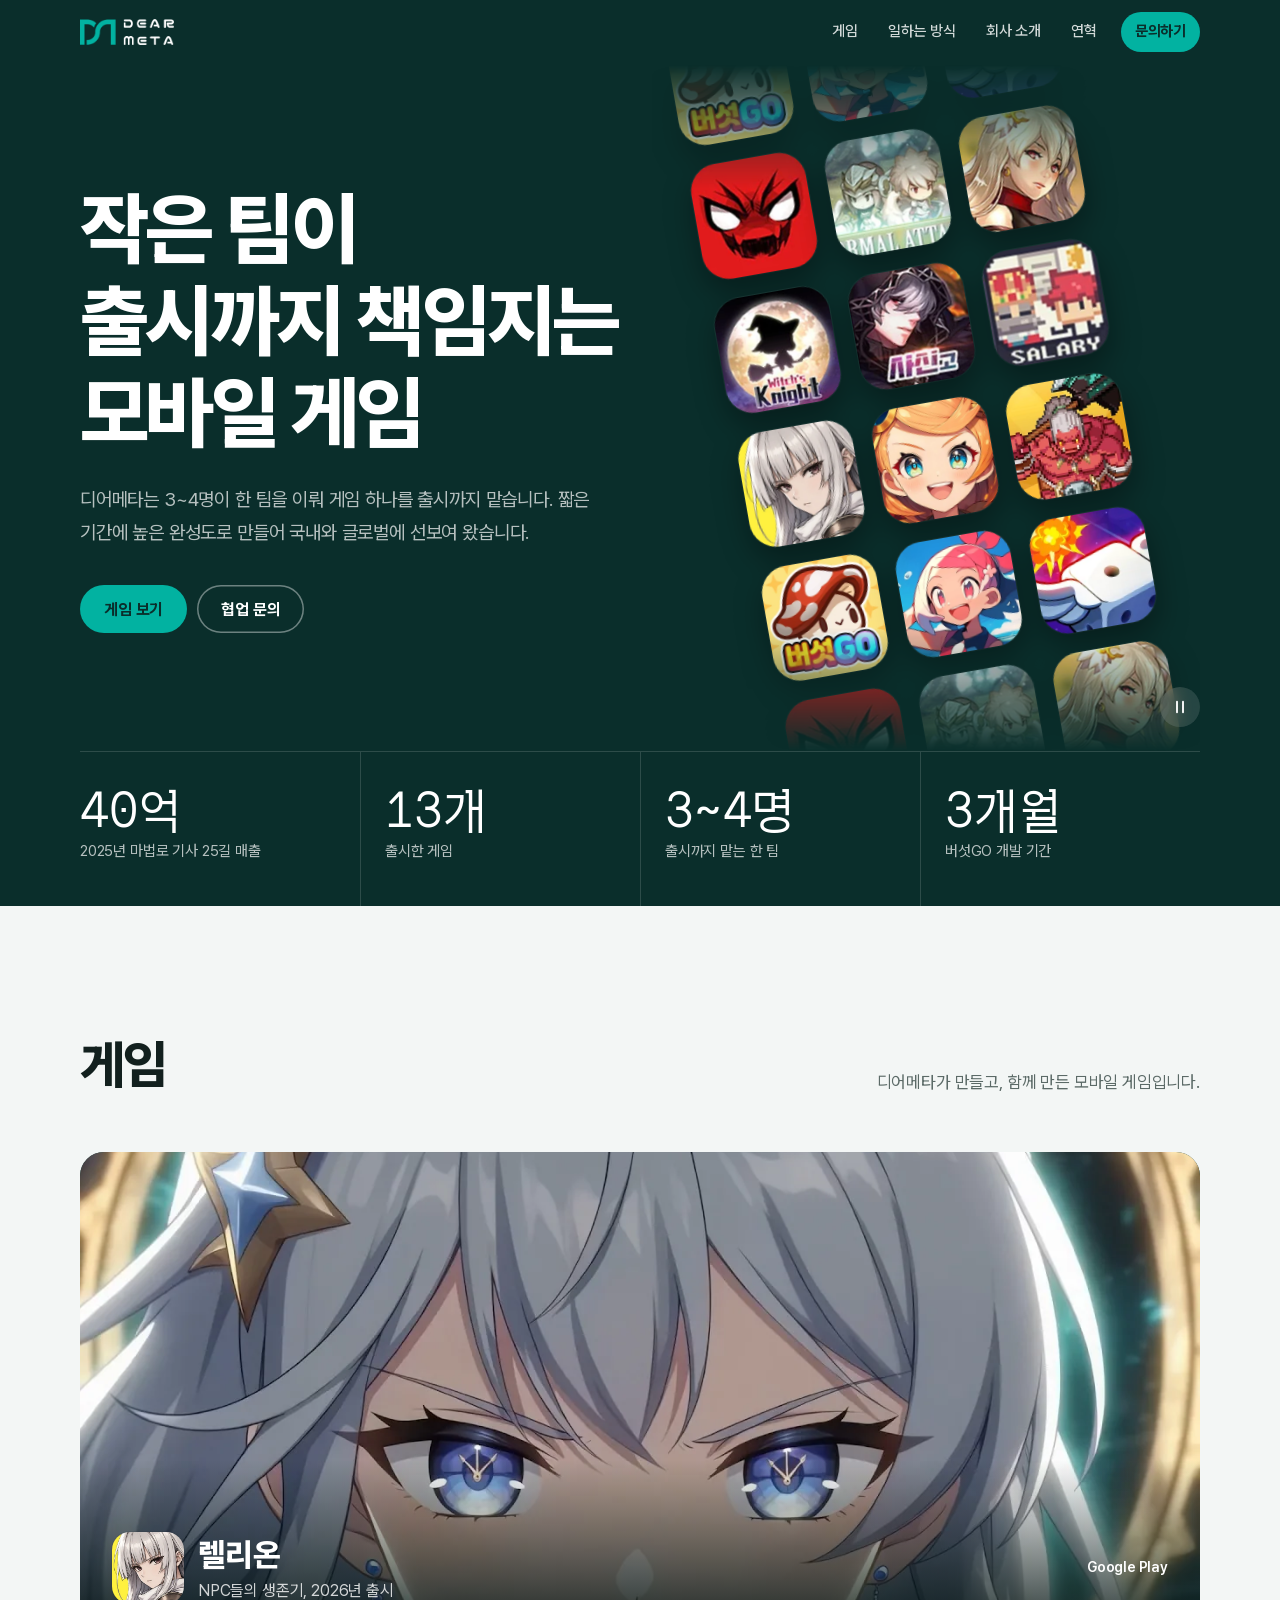
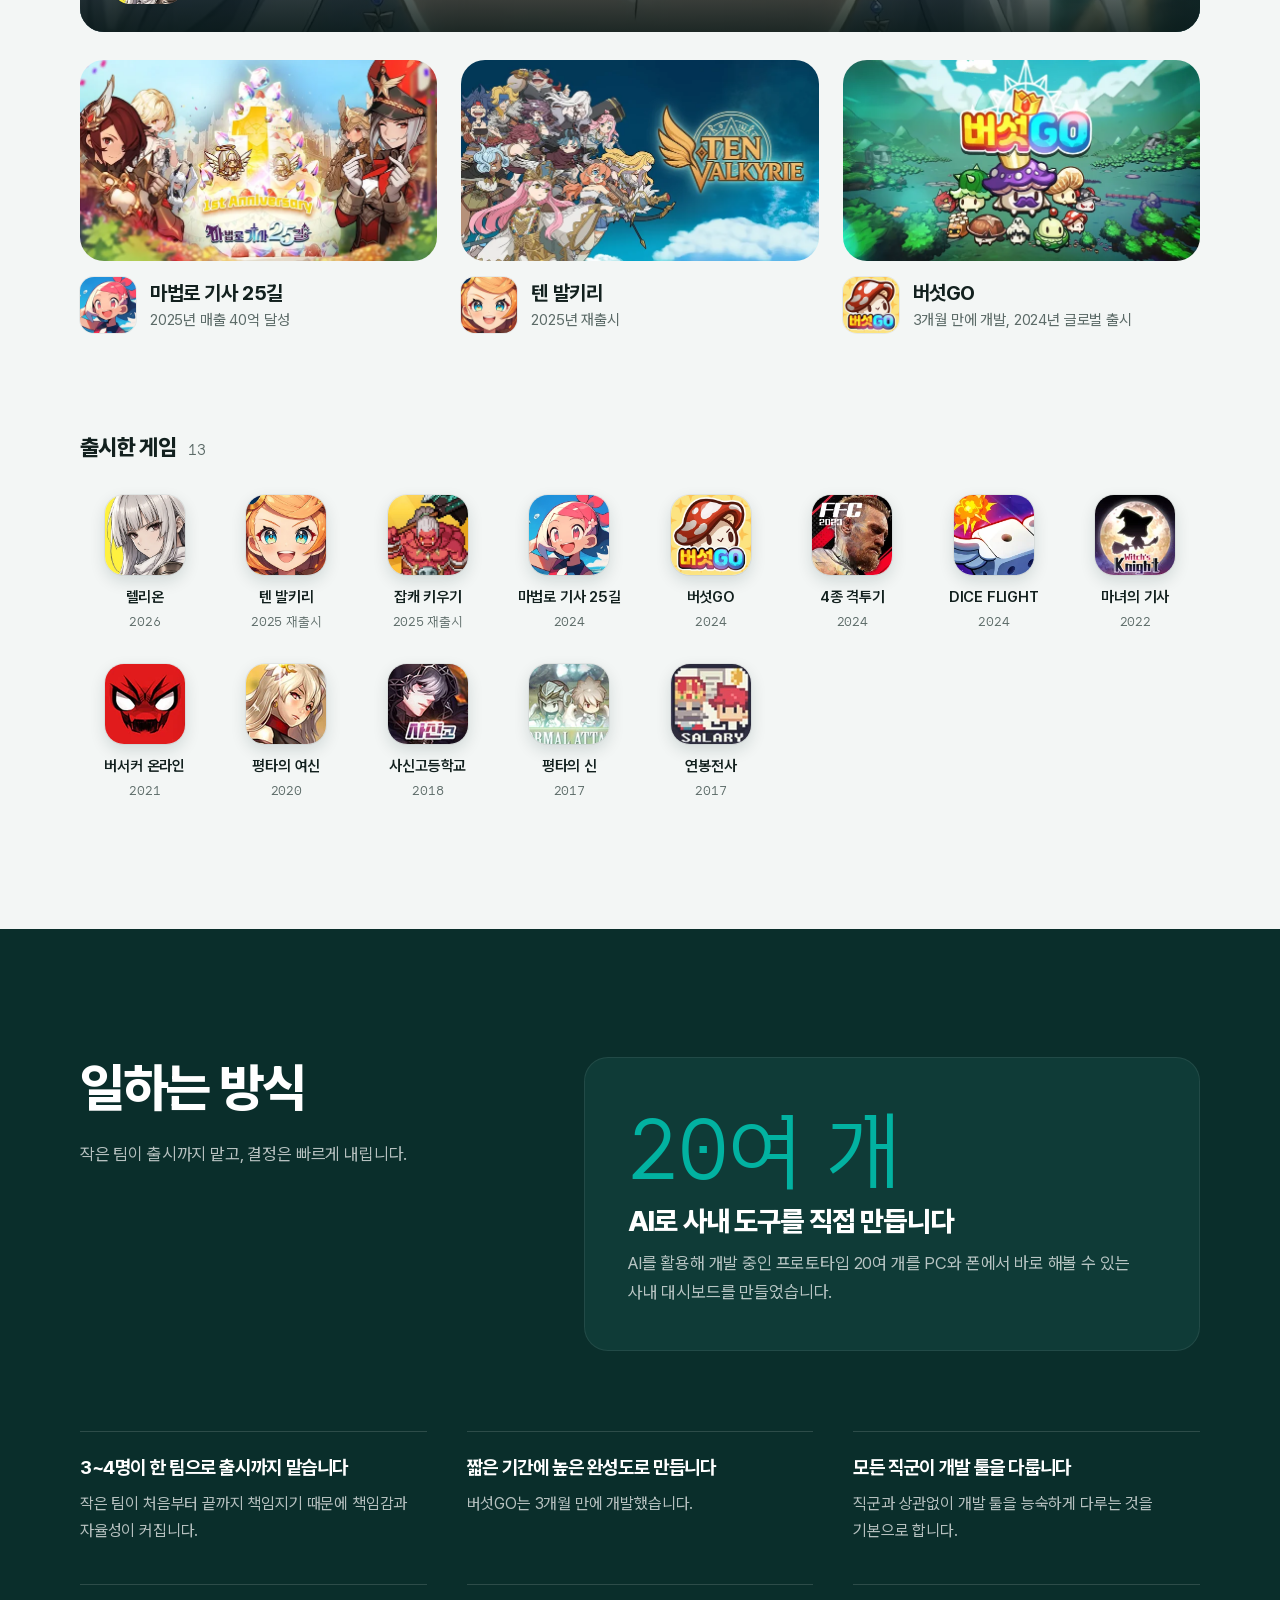
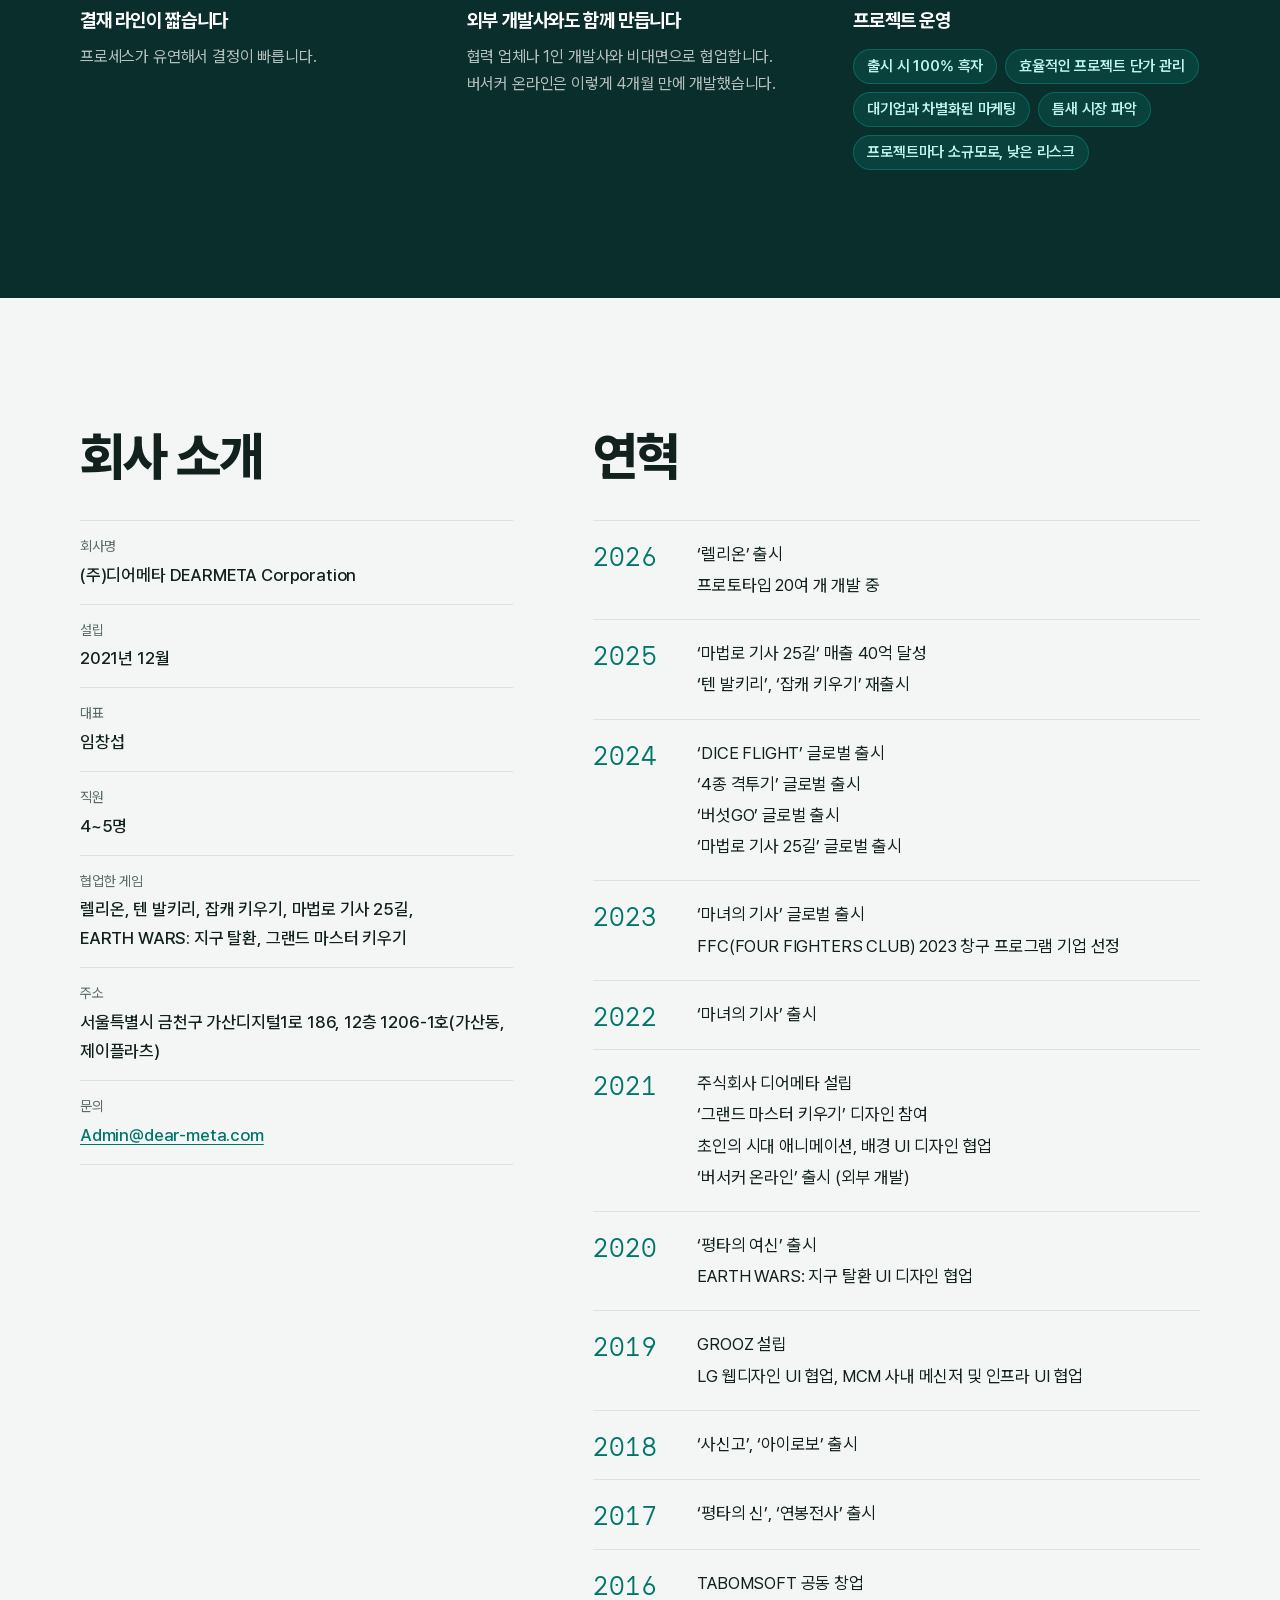
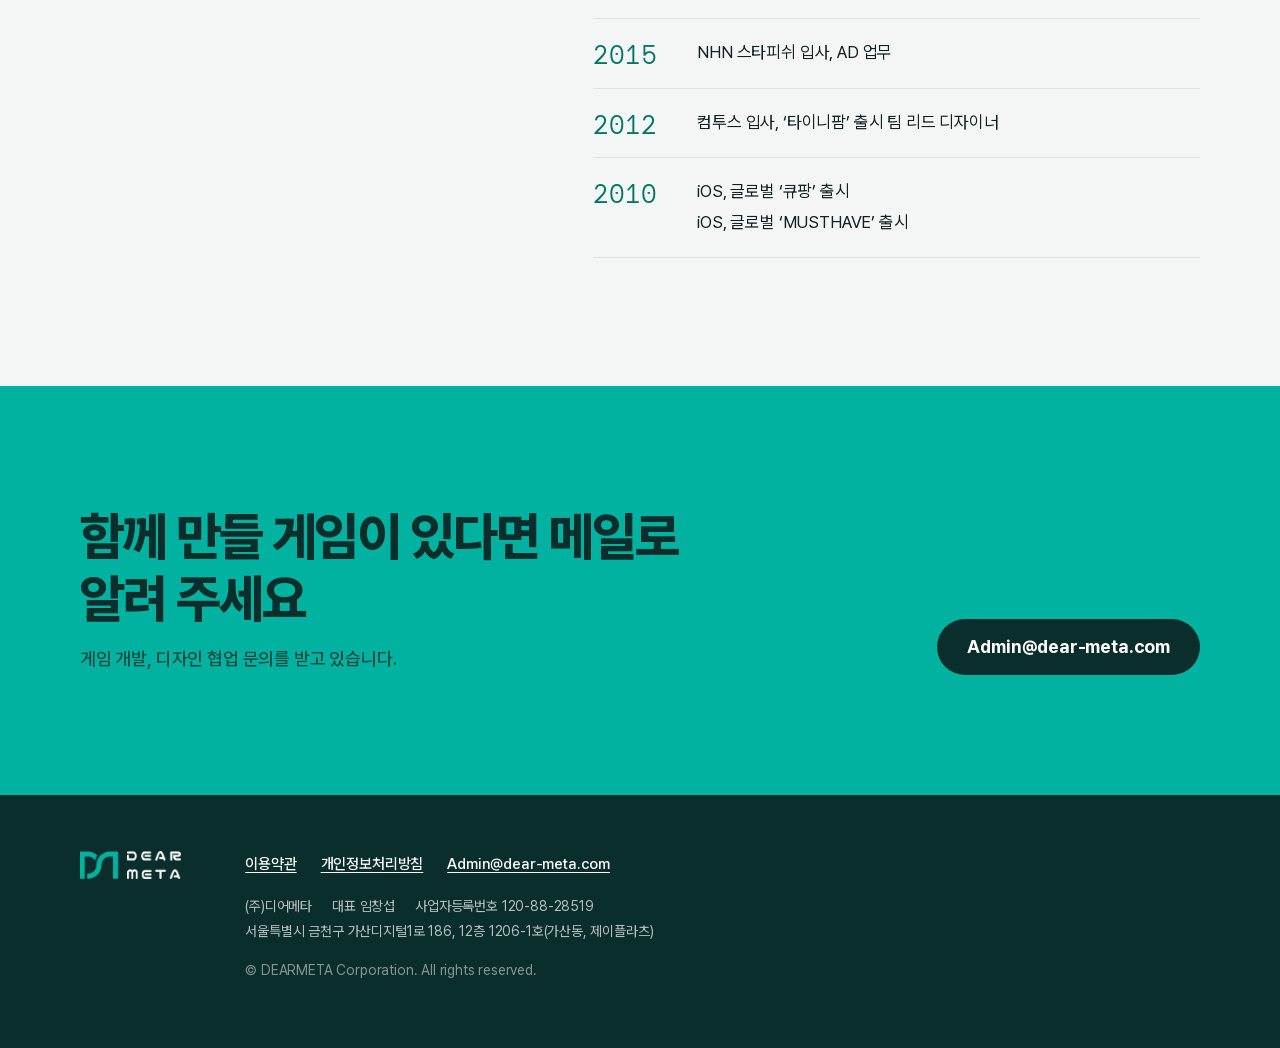
<file: index.html>
<!doctype html>
<html lang="ko">
<head>
<meta charset="utf-8">
<meta name="viewport" content="width=device-width, initial-scale=1, viewport-fit=cover">
<title>디어메타 | 작은 팀이 출시까지 책임지는 모바일 게임</title>
<meta name="description" content="디어메타는 3~4명이 한 팀을 이뤄 모바일 게임을 출시까지 맡는 게임 회사입니다. 렐리온, 텐 발키리, 마법로 기사 25길, 버섯GO, 마녀의 기사 등을 출시했습니다.">
<meta name="theme-color" content="#0a2e2b">
<link rel="canonical" href="https://dear-meta.com/">
<meta property="og:type" content="website">
<meta property="og:site_name" content="디어메타">
<meta property="og:title" content="디어메타 | 작은 팀이 출시까지 책임지는 모바일 게임">
<meta property="og:description" content="3~4명이 한 팀을 이뤄 모바일 게임을 출시까지 맡는 게임 회사입니다.">
<meta property="og:url" content="https://dear-meta.com/">
<meta property="og:image" content="https://dear-meta.com/assets/img/og.jpg">
<meta property="og:image:width" content="1200">
<meta property="og:image:height" content="630">
<meta name="twitter:card" content="summary_large_image">
<link rel="icon" type="image/png" href="/assets/img/favicon.png">
<link rel="apple-touch-icon" href="/assets/img/apple-touch-icon.png">
<link rel="stylesheet" href="/assets/css/fonts.css">
<link rel="stylesheet" href="/assets/css/site.css?v=20261029">
<script>document.documentElement.classList.add('js')</script>
<script type="application/ld+json">
{"@context":"https://schema.org","@type":"Organization","name":"(주)디어메타","alternateName":"DEARMETA Corporation","url":"https://dear-meta.com/","logo":"https://dear-meta.com/assets/img/logo.png","email":"Admin@dear-meta.com","foundingDate":"2021-12","address":{"@type":"PostalAddress","streetAddress":"가산디지털1로 186, 12층 1206-1호(가산동, 제이플라츠)","addressLocality":"금천구","addressRegion":"서울특별시","addressCountry":"KR"}}
</script>
</head>
<body>
<a class="skip" href="#main">본문으로 건너뛰기</a>

<header class="masthead">
  <div class="masthead-inner">
    <a class="brand" href="/" aria-label="디어메타 홈"><img src="/assets/img/logo-white.png" alt="DEAR META" width="463" height="128"></a>
    <nav class="nav" aria-label="주요 메뉴">
      <button class="nav-toggle" type="button" aria-expanded="false" aria-controls="nav-list" aria-label="메뉴 열기">
        <svg class="open" viewBox="0 0 24 24" aria-hidden="true"><path d="M4 7h16M4 12h16M4 17h16" stroke="currentColor" stroke-width="2" stroke-linecap="round"/></svg>
        <svg class="close" viewBox="0 0 24 24" aria-hidden="true"><path d="M6 6l12 12M18 6L6 18" stroke="currentColor" stroke-width="2" stroke-linecap="round"/></svg>
      </button>
      <ul id="nav-list">
        <li><a href="#games">게임</a></li>
        <li><a href="#work">일하는 방식</a></li>
        <li><a href="#about">회사 소개</a></li>
        <li><a href="#history">연혁</a></li>
        <li class="cta"><a href="#contact">문의하기</a></li>
      </ul>
    </nav>
  </div>
</header>

<main id="main">
  <section class="hero" aria-labelledby="hero-title">
    <div class="hero-inner">
      <div class="hero-copy">
        <h1 id="hero-title"><span>작은 팀이</span> <span>출시까지 책임지는</span> <span>모바일 게임</span></h1>
        <p class="lede">디어메타는 3~4명이 한 팀을 이뤄 게임 하나를 출시까지 맡습니다. 짧은 기간에 높은 완성도로 만들어 국내와 글로벌에 선보여 왔습니다.</p>
        <div class="actions">
          <a class="btn btn-teal" href="#games">게임 보기</a>
          <a class="btn btn-line" href="mailto:Admin@dear-meta.com">협업 문의</a>
        </div>
      </div>
      <div class="icon-wall">
        <div class="tracks" aria-hidden="true">
          <div class="track" style="--dur:64s"><img src="/assets/img/games/rellion.webp" alt="" width="116" height="116" decoding="async"><img src="/assets/img/games/beoseot-go.webp" alt="" width="116" height="116" decoding="async"><img src="/assets/img/games/berserker.webp" alt="" width="116" height="116" decoding="async"><img src="/assets/img/games/witchs-knight.webp" alt="" width="116" height="116" decoding="async"><img src="/assets/img/games/rellion.webp" alt="" width="116" height="116" decoding="async"><img src="/assets/img/games/beoseot-go.webp" alt="" width="116" height="116" decoding="async"><img src="/assets/img/games/berserker.webp" alt="" width="116" height="116" decoding="async"><img src="/assets/img/games/witchs-knight.webp" alt="" width="116" height="116" decoding="async"><img src="/assets/img/games/rellion.webp" alt="" width="116" height="116" decoding="async"><img src="/assets/img/games/beoseot-go.webp" alt="" width="116" height="116" decoding="async"><img src="/assets/img/games/berserker.webp" alt="" width="116" height="116" decoding="async"><img src="/assets/img/games/witchs-knight.webp" alt="" width="116" height="116" decoding="async"><img src="/assets/img/games/rellion.webp" alt="" width="116" height="116" decoding="async"><img src="/assets/img/games/beoseot-go.webp" alt="" width="116" height="116" decoding="async"><img src="/assets/img/games/berserker.webp" alt="" width="116" height="116" decoding="async"><img src="/assets/img/games/witchs-knight.webp" alt="" width="116" height="116" decoding="async"></div>
          <div class="track down" style="--dur:72s"><img src="/assets/img/games/ten-valkyrie.webp" alt="" width="116" height="116" decoding="async"><img src="/assets/img/games/mabeopro.webp" alt="" width="116" height="116" decoding="async"><img src="/assets/img/games/pyeongta-sin.webp" alt="" width="116" height="116" decoding="async"><img src="/assets/img/games/sasingo.webp" alt="" width="116" height="116" decoding="async"><img src="/assets/img/games/ten-valkyrie.webp" alt="" width="116" height="116" decoding="async"><img src="/assets/img/games/mabeopro.webp" alt="" width="116" height="116" decoding="async"><img src="/assets/img/games/pyeongta-sin.webp" alt="" width="116" height="116" decoding="async"><img src="/assets/img/games/sasingo.webp" alt="" width="116" height="116" decoding="async"><img src="/assets/img/games/ten-valkyrie.webp" alt="" width="116" height="116" decoding="async"><img src="/assets/img/games/mabeopro.webp" alt="" width="116" height="116" decoding="async"><img src="/assets/img/games/pyeongta-sin.webp" alt="" width="116" height="116" decoding="async"><img src="/assets/img/games/sasingo.webp" alt="" width="116" height="116" decoding="async"><img src="/assets/img/games/ten-valkyrie.webp" alt="" width="116" height="116" decoding="async"><img src="/assets/img/games/mabeopro.webp" alt="" width="116" height="116" decoding="async"><img src="/assets/img/games/pyeongta-sin.webp" alt="" width="116" height="116" decoding="async"><img src="/assets/img/games/sasingo.webp" alt="" width="116" height="116" decoding="async"></div>
          <div class="track" style="--dur:68s"><img src="/assets/img/games/jobcha.webp" alt="" width="116" height="116" decoding="async"><img src="/assets/img/games/dice-flight.webp" alt="" width="116" height="116" decoding="async"><img src="/assets/img/games/pyeongta-yeosin.webp" alt="" width="116" height="116" decoding="async"><img src="/assets/img/games/salary.webp" alt="" width="116" height="116" decoding="async"><img src="/assets/img/games/jobcha.webp" alt="" width="116" height="116" decoding="async"><img src="/assets/img/games/dice-flight.webp" alt="" width="116" height="116" decoding="async"><img src="/assets/img/games/pyeongta-yeosin.webp" alt="" width="116" height="116" decoding="async"><img src="/assets/img/games/salary.webp" alt="" width="116" height="116" decoding="async"><img src="/assets/img/games/jobcha.webp" alt="" width="116" height="116" decoding="async"><img src="/assets/img/games/dice-flight.webp" alt="" width="116" height="116" decoding="async"><img src="/assets/img/games/pyeongta-yeosin.webp" alt="" width="116" height="116" decoding="async"><img src="/assets/img/games/salary.webp" alt="" width="116" height="116" decoding="async"><img src="/assets/img/games/jobcha.webp" alt="" width="116" height="116" decoding="async"><img src="/assets/img/games/dice-flight.webp" alt="" width="116" height="116" decoding="async"><img src="/assets/img/games/pyeongta-yeosin.webp" alt="" width="116" height="116" decoding="async"><img src="/assets/img/games/salary.webp" alt="" width="116" height="116" decoding="async"></div>
        </div>
      </div>
      <button class="wall-pause" type="button" aria-pressed="false" aria-label="아이콘 움직임 멈추기">
        <svg class="pause" viewBox="0 0 24 24" aria-hidden="true"><path d="M8 5v14M16 5v14" stroke="currentColor" stroke-width="2.5" stroke-linecap="round"/></svg>
        <svg class="play" viewBox="0 0 24 24" aria-hidden="true"><path d="M8 5.5v13l10-6.5z" fill="currentColor"/></svg>
      </button>
    </div>

    <dl class="figures">
      <div><dt>2025년 마법로 기사 25길 매출</dt><dd>40억</dd></div>
      <div><dt>출시한 게임</dt><dd>13개</dd></div>
      <div><dt>출시까지 맡는 한 팀</dt><dd>3~4명</dd></div>
      <div><dt>버섯GO 개발 기간</dt><dd>3개월</dd></div>
    </dl>
  </section>

  <section class="section" id="games" aria-labelledby="games-title">
    <div class="wrap">
      <div class="section-head">
        <h2 id="games-title">게임</h2>
        <p>디어메타가 만들고, 함께 만든 모바일 게임입니다.</p>
      </div>

      <article class="feature feature-lead">
        <div class="feature-media">
          <img src="/assets/img/art/rellion.webp" srcset="/assets/img/art/rellion-720.webp 720w, /assets/img/art/rellion.webp 1280w" sizes="(min-width: 1240px) 1160px, 100vw" alt="렐리온 대표 이미지" width="1280" height="720">
        </div>
        <div class="feature-body">
          <img class="feature-icon" src="/assets/img/games/rellion.webp" alt="" width="256" height="256">
          <div>
            <h3><a href="https://play.google.com/store/apps/details?id=com.daerigame.rellion">렐리온<span class="sr-only">, Google Play에서 보기</span></a></h3>
            <p>NPC들의 생존기, 2026년 출시</p>
          </div>
          <span class="store" aria-hidden="true">Google Play</span>
        </div>
      </article>

      <ul class="feature-row">
        <li class="feature">
          <div class="feature-media">
            <img src="/assets/img/art/magicknight-720.webp" srcset="/assets/img/art/magicknight-720.webp 720w, /assets/img/art/magicknight.webp 1280w" sizes="(min-width: 900px) 380px, 80vw" alt="마법로 기사 25길 1주년 이미지" width="1280" height="720" loading="lazy">
          </div>
          <div class="feature-body">
            <img class="feature-icon" src="/assets/img/games/mabeopro.webp" alt="" width="256" height="256" loading="lazy">
            <div>
              <h3><a href="https://play.google.com/store/apps/details?id=com.daerigame.magicknight">마법로 기사 25길<span class="sr-only">, Google Play에서 보기</span></a></h3>
              <p>2025년 매출 40억 달성</p>
            </div>
          </div>
        </li>
        <li class="feature">
          <div class="feature-media">
            <img src="/assets/img/art/ten-valkyrie-720.webp" srcset="/assets/img/art/ten-valkyrie-720.webp 720w, /assets/img/art/ten-valkyrie.webp 1280w" sizes="(min-width: 900px) 380px, 80vw" alt="텐 발키리 대표 이미지" width="1280" height="720" loading="lazy">
          </div>
          <div class="feature-body">
            <img class="feature-icon" src="/assets/img/games/ten-valkyrie.webp" alt="" width="256" height="256" loading="lazy">
            <div>
              <h3><a href="https://play.google.com/store/apps/details?id=com.daeri.TenValkyrie">텐 발키리<span class="sr-only">, Google Play에서 보기</span></a></h3>
              <p>2025년 재출시</p>
            </div>
          </div>
        </li>
        <li class="feature">
          <div class="feature-media">
            <img src="/assets/img/art/mushroom-720.webp" srcset="/assets/img/art/mushroom-720.webp 720w, /assets/img/art/mushroom.webp 1280w" sizes="(min-width: 900px) 380px, 80vw" alt="버섯GO 대표 이미지" width="1280" height="720" loading="lazy">
          </div>
          <div class="feature-body">
            <img class="feature-icon" src="/assets/img/games/beoseot-go.webp" alt="" width="256" height="256" loading="lazy">
            <div>
              <h3><a href="https://play.google.com/store/apps/details?id=com.daerigame.mushroom">버섯GO<span class="sr-only">, Google Play에서 보기</span></a></h3>
              <p>3개월 만에 개발, 2024년 글로벌 출시</p>
            </div>
          </div>
        </li>
      </ul>

      <div class="catalog-head">
        <h3>출시한 게임</h3>
        <span>13</span>
      </div>
      <ul class="catalog">
        <li><img src="/assets/img/games/rellion.webp" alt="" width="256" height="256" loading="lazy"><span class="name">렐리온</span><span class="year">2026</span></li>
        <li><img src="/assets/img/games/ten-valkyrie.webp" alt="" width="256" height="256" loading="lazy"><span class="name">텐 발키리</span><span class="year">2025 재출시</span></li>
        <li><img src="/assets/img/games/jobcha.webp" alt="" width="192" height="192" loading="lazy"><span class="name">잡캐 키우기</span><span class="year">2025 재출시</span></li>
        <li><img src="/assets/img/games/mabeopro.webp" alt="" width="256" height="256" loading="lazy"><span class="name">마법로 기사 25길</span><span class="year">2024</span></li>
        <li><img src="/assets/img/games/beoseot-go.webp" alt="" width="256" height="256" loading="lazy"><span class="name">버섯GO</span><span class="year">2024</span></li>
        <li><img src="/assets/img/games/ffc.webp" alt="" width="150" height="150" loading="lazy"><span class="name">4종 격투기</span><span class="year">2024</span></li>
        <li><img src="/assets/img/games/dice-flight.webp" alt="" width="150" height="150" loading="lazy"><span class="name">DICE FLIGHT</span><span class="year">2024</span></li>
        <li><img src="/assets/img/games/witchs-knight.webp" alt="" width="150" height="150" loading="lazy"><span class="name">마녀의 기사</span><span class="year">2022</span></li>
        <li><img src="/assets/img/games/berserker.webp" alt="" width="150" height="150" loading="lazy"><span class="name">버서커 온라인</span><span class="year">2021</span></li>
        <li><img src="/assets/img/games/pyeongta-yeosin.webp" alt="" width="150" height="150" loading="lazy"><span class="name">평타의 여신</span><span class="year">2020</span></li>
        <li><img src="/assets/img/games/sasingo.webp" alt="" width="150" height="150" loading="lazy"><span class="name">사신고등학교</span><span class="year">2018</span></li>
        <li><img src="/assets/img/games/pyeongta-sin.webp" alt="" width="150" height="150" loading="lazy"><span class="name">평타의 신</span><span class="year">2017</span></li>
        <li><img src="/assets/img/games/salary.webp" alt="" width="121" height="121" loading="lazy"><span class="name">연봉전사</span><span class="year">2017</span></li>
      </ul>
    </div>
  </section>

  <section class="work" id="work" aria-labelledby="work-title">
    <div class="wrap">
      <div class="work-top">
        <div>
          <h2 id="work-title">일하는 방식</h2>
          <p class="intro">작은 팀이 출시까지 맡고, 결정은 빠르게 내립니다.</p>
        </div>
        <article class="work-lead">
          <span class="count">20여 개</span>
          <h3>AI로 사내 도구를 직접 만듭니다</h3>
          <p>AI를 활용해 개발 중인 프로토타입 20여 개를 PC와 폰에서 바로 해볼 수 있는 사내 대시보드를 만들었습니다.</p>
        </article>
      </div>

      <ul class="ways">
        <li>
          <h3>3~4명이 한 팀으로 출시까지 맡습니다</h3>
          <p>작은 팀이 처음부터 끝까지 책임지기 때문에 책임감과 자율성이 커집니다.</p>
        </li>
        <li>
          <h3>짧은 기간에 높은 완성도로 만듭니다</h3>
          <p>버섯GO는 3개월 만에 개발했습니다.</p>
        </li>
        <li>
          <h3>모든 직군이 개발 툴을 다룹니다</h3>
          <p>직군과 상관없이 개발 툴을 능숙하게 다루는 것을 기본으로 합니다.</p>
        </li>
        <li>
          <h3>결재 라인이 짧습니다</h3>
          <p>프로세스가 유연해서 결정이 빠릅니다.</p>
        </li>
        <li>
          <h3>외부 개발사와도 함께 만듭니다</h3>
          <p>협력 업체나 1인 개발사와 비대면으로 협업합니다. 버서커 온라인은 이렇게 4개월 만에 개발했습니다.</p>
        </li>
        <li class="ops">
          <h3>프로젝트 운영</h3>
          <ul class="chips">
            <li>출시 시 100% 흑자</li>
            <li>효율적인 프로젝트 단가 관리</li>
            <li>대기업과 차별화된 마케팅</li>
            <li>틈새 시장 파악</li>
            <li>프로젝트마다 소규모로, 낮은 리스크</li>
          </ul>
        </li>
      </ul>
    </div>
  </section>

  <section class="section" id="about" aria-labelledby="about-title">
    <div class="wrap about-grid">
      <div class="about-facts">
        <h2 id="about-title">회사 소개</h2>
        <dl class="facts">
          <div><dt>회사명</dt><dd>(주)디어메타 DEARMETA Corporation</dd></div>
          <div><dt>설립</dt><dd>2021년 12월</dd></div>
          <div><dt>대표</dt><dd>임창섭</dd></div>
          <div><dt>직원</dt><dd>4~5명</dd></div>
          <div><dt>협업한 게임</dt><dd class="titles"><span>렐리온</span>, <span>텐 발키리</span>, <span>잡캐 키우기</span>, <span>마법로 기사 25길</span>, <span>EARTH WARS: 지구 탈환</span>, <span>그랜드 마스터 키우기</span></dd></div>
          <div><dt>주소</dt><dd>서울특별시 금천구 가산디지털1로 186, 12층 1206-1호(가산동, 제이플라츠)</dd></div>
          <div><dt>문의</dt><dd><a href="mailto:Admin@dear-meta.com">Admin@dear-meta.com</a></dd></div>
        </dl>
      </div>

      <div class="history" id="history">
        <h2>연혁</h2>
        <ol class="timeline">
          <li><span class="year">2026</span><ul><li>‘렐리온’ 출시</li><li>프로토타입 20여 개 개발 중</li></ul></li>
          <li><span class="year">2025</span><ul><li>‘마법로 기사 25길’ 매출 40억 달성</li><li>‘텐 발키리’, ‘잡캐 키우기’ 재출시</li></ul></li>
          <li><span class="year">2024</span><ul><li>‘DICE FLIGHT’ 글로벌 출시</li><li>‘4종 격투기’ 글로벌 출시</li><li>‘버섯GO’ 글로벌 출시</li><li>‘마법로 기사 25길’ 글로벌 출시</li></ul></li>
          <li><span class="year">2023</span><ul><li>‘마녀의 기사’ 글로벌 출시</li><li>FFC(FOUR FIGHTERS CLUB) 2023 창구 프로그램 기업 선정</li></ul></li>
          <li><span class="year">2022</span><ul><li>‘마녀의 기사’ 출시</li></ul></li>
          <li><span class="year">2021</span><ul><li>주식회사 디어메타 설립</li><li>‘그랜드 마스터 키우기’ 디자인 참여</li><li>초인의 시대 애니메이션, 배경 UI 디자인 협업</li><li>‘버서커 온라인’ 출시 (외부 개발)</li></ul></li>
          <li><span class="year">2020</span><ul><li>‘평타의 여신’ 출시</li><li>EARTH WARS: 지구 탈환 UI 디자인 협업</li></ul></li>
          <li><span class="year">2019</span><ul><li>GROOZ 설립</li><li>LG 웹디자인 UI 협업, MCM 사내 메신저 및 인프라 UI 협업</li></ul></li>
          <li><span class="year">2018</span><ul><li>‘사신고’, ‘아이로보’ 출시</li></ul></li>
          <li><span class="year">2017</span><ul><li>‘평타의 신’, ‘연봉전사’ 출시</li></ul></li>
          <li><span class="year">2016</span><ul><li>TABOMSOFT 공동 창업</li></ul></li>
          <li><span class="year">2015</span><ul><li>NHN 스타피쉬 입사, AD 업무</li></ul></li>
          <li><span class="year">2012</span><ul><li>컴투스 입사, ‘타이니팜’ 출시 팀 리드 디자이너</li></ul></li>
          <li><span class="year">2010</span><ul><li>iOS, 글로벌 ‘큐팡’ 출시</li><li>iOS, 글로벌 ‘MUSTHAVE’ 출시</li></ul></li>
        </ol>
      </div>
    </div>
  </section>

  <section class="contact" id="contact" aria-labelledby="contact-title">
    <div class="wrap contact-inner">
      <div>
        <h2 id="contact-title">함께 만들 게임이 있다면 메일로 알려 주세요</h2>
        <p>게임 개발, 디자인 협업 문의를 받고 있습니다.</p>
      </div>
      <a class="btn btn-deep" href="mailto:Admin@dear-meta.com">Admin@dear-meta.com</a>
    </div>
  </section>
</main>

<footer class="wall footer">
  <div class="wrap footer-inner">
    <a class="brand" href="/" aria-label="디어메타 홈"><img src="/assets/img/logo-white.png" alt="DEAR META" width="463" height="128"></a>
    <div>
      <nav aria-label="정책 및 문의">
        <ul>
          <li><a href="/terms/">이용약관</a></li>
          <li><a href="/privacy/">개인정보처리방침</a></li>
          <li><a href="mailto:Admin@dear-meta.com">Admin@dear-meta.com</a></li>
        </ul>
      </nav>
      <p class="company"><span>(주)디어메타</span><span>대표 임창섭</span><span>사업자등록번호 120-88-28519</span></p>
      <p>서울특별시 금천구 가산디지털1로 186, 12층 1206-1호(가산동, 제이플라츠)</p>
      <p class="copy">© DEARMETA Corporation. All rights reserved.</p>
    </div>
  </div>
</footer>

<script>
  (function () {
    var nav = document.querySelector('.nav');
    var toggle = nav.querySelector('.nav-toggle');
    function setOpen(open) {
      if (open) nav.setAttribute('data-open', ''); else nav.removeAttribute('data-open');
      toggle.setAttribute('aria-expanded', String(open));
      toggle.setAttribute('aria-label', open ? '메뉴 닫기' : '메뉴 열기');
    }
    toggle.addEventListener('click', function () { setOpen(!nav.hasAttribute('data-open')); });
    nav.querySelectorAll('#nav-list a').forEach(function (a) { a.addEventListener('click', function () { setOpen(false); }); });
    document.addEventListener('keydown', function (e) { if (e.key === 'Escape') setOpen(false); });

    var head = document.querySelector('.masthead');
    function onScroll() { head.classList.toggle('scrolled', window.scrollY > 8); }
    onScroll(); window.addEventListener('scroll', onScroll, { passive: true });

    var hero = document.querySelector('.hero');
    var pause = document.querySelector('.wall-pause');
    pause.addEventListener('click', function () {
      var paused = hero.classList.toggle('paused');
      pause.setAttribute('aria-pressed', String(paused));
      pause.setAttribute('aria-label', paused ? '아이콘 움직임 다시 시작' : '아이콘 움직임 멈추기');
    });
  })();
</script>
</body>
</html>
</file>
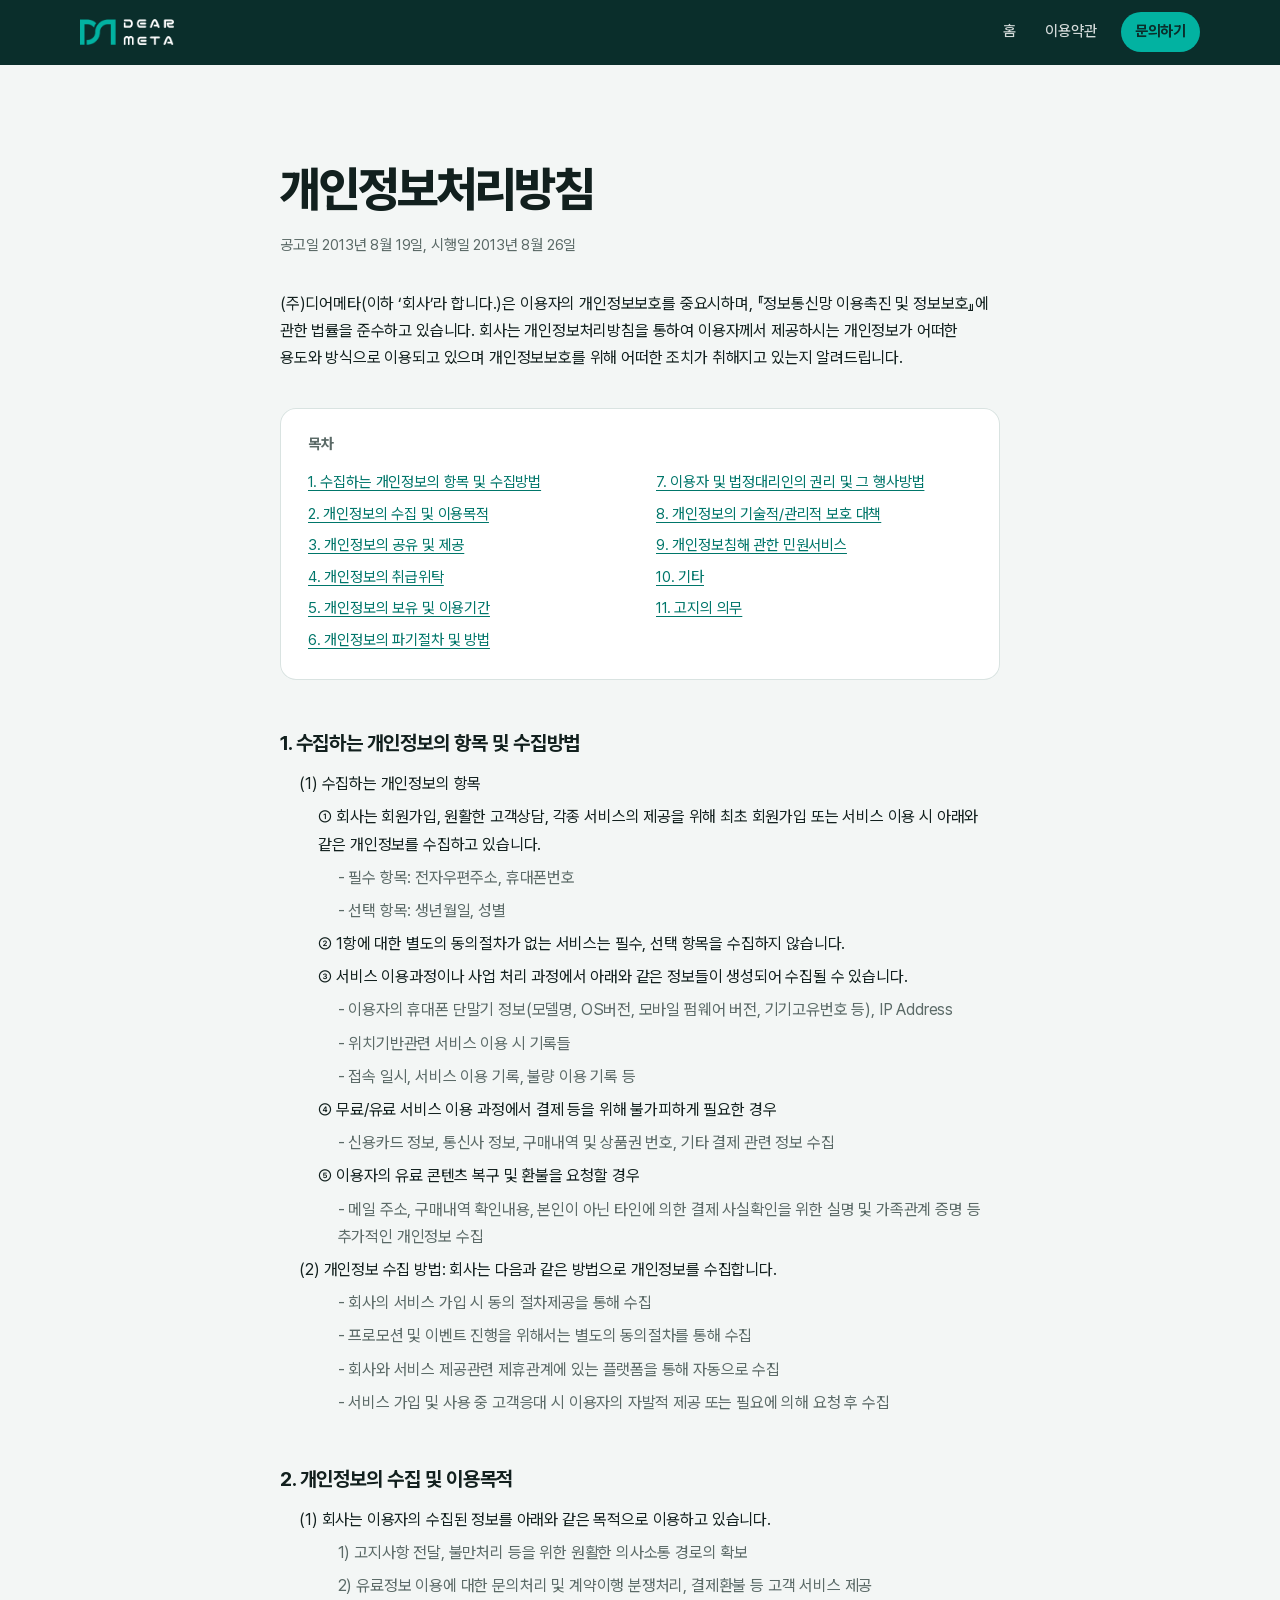
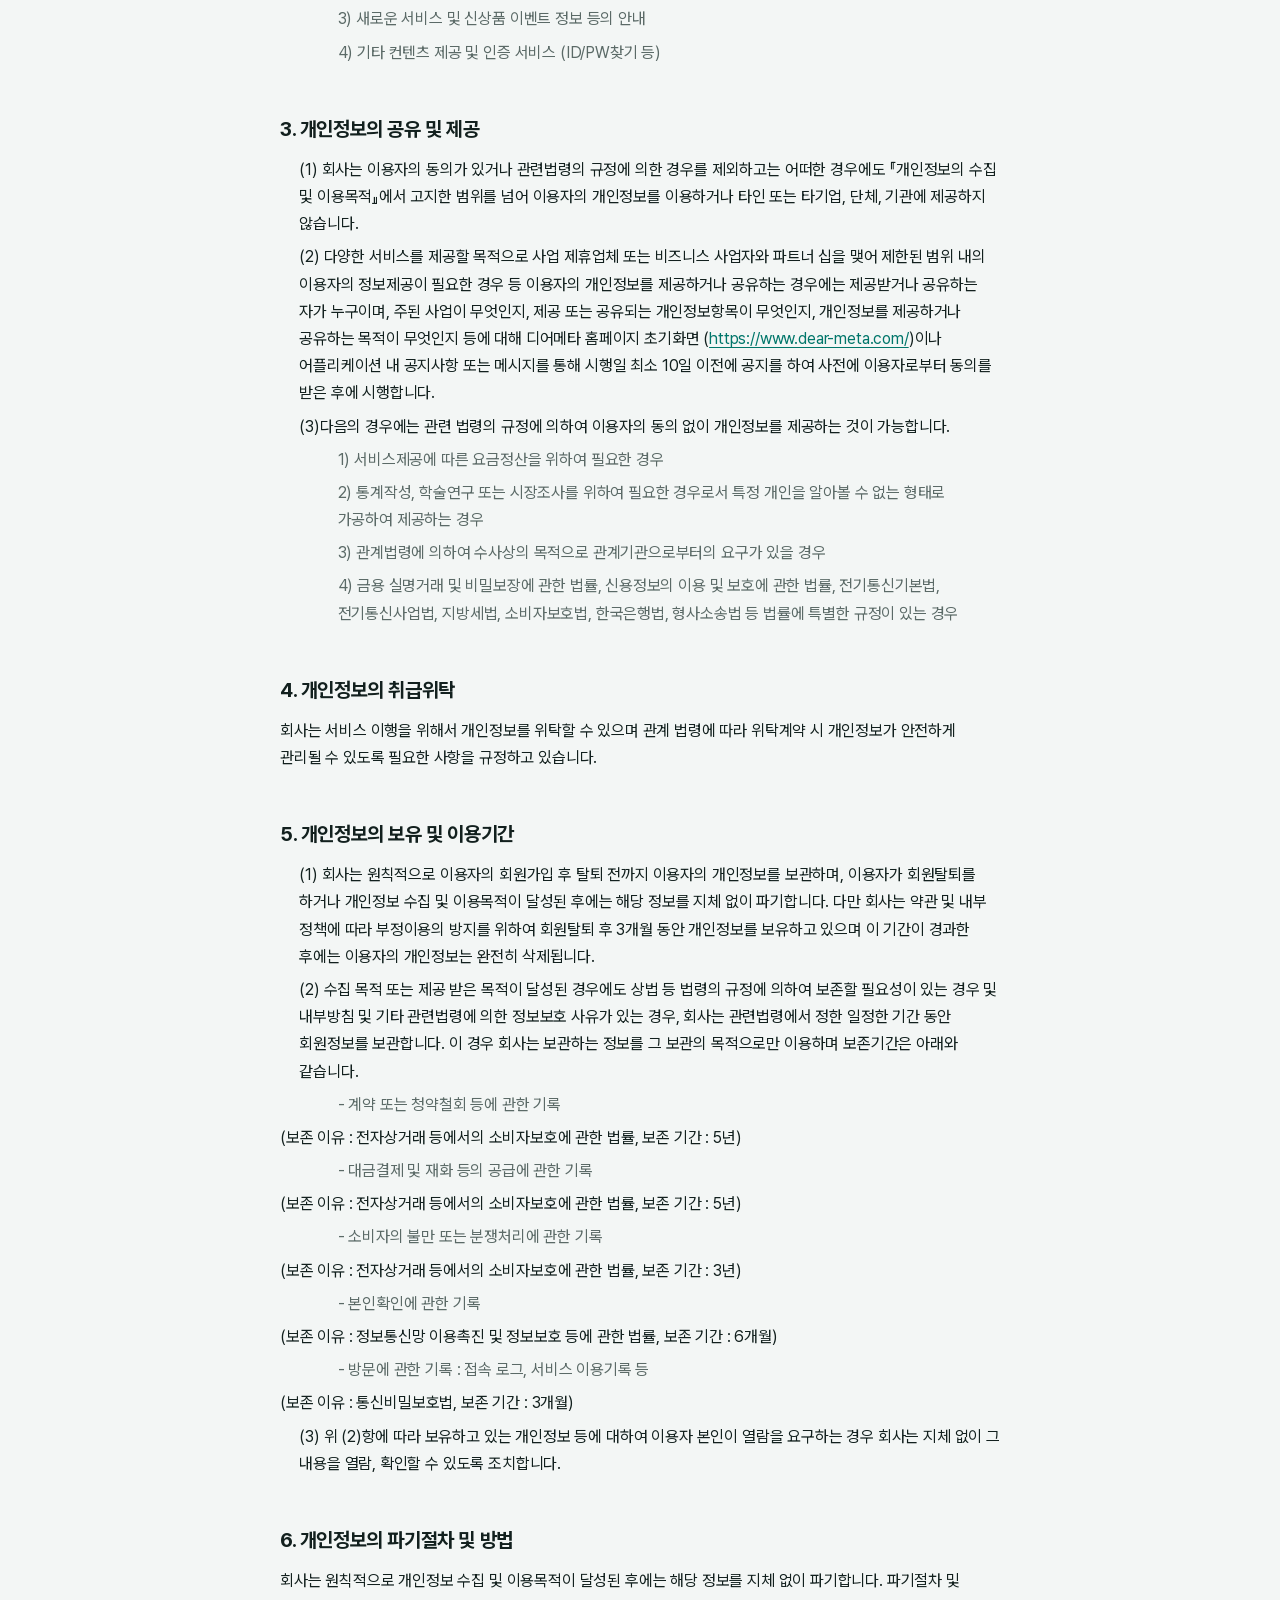
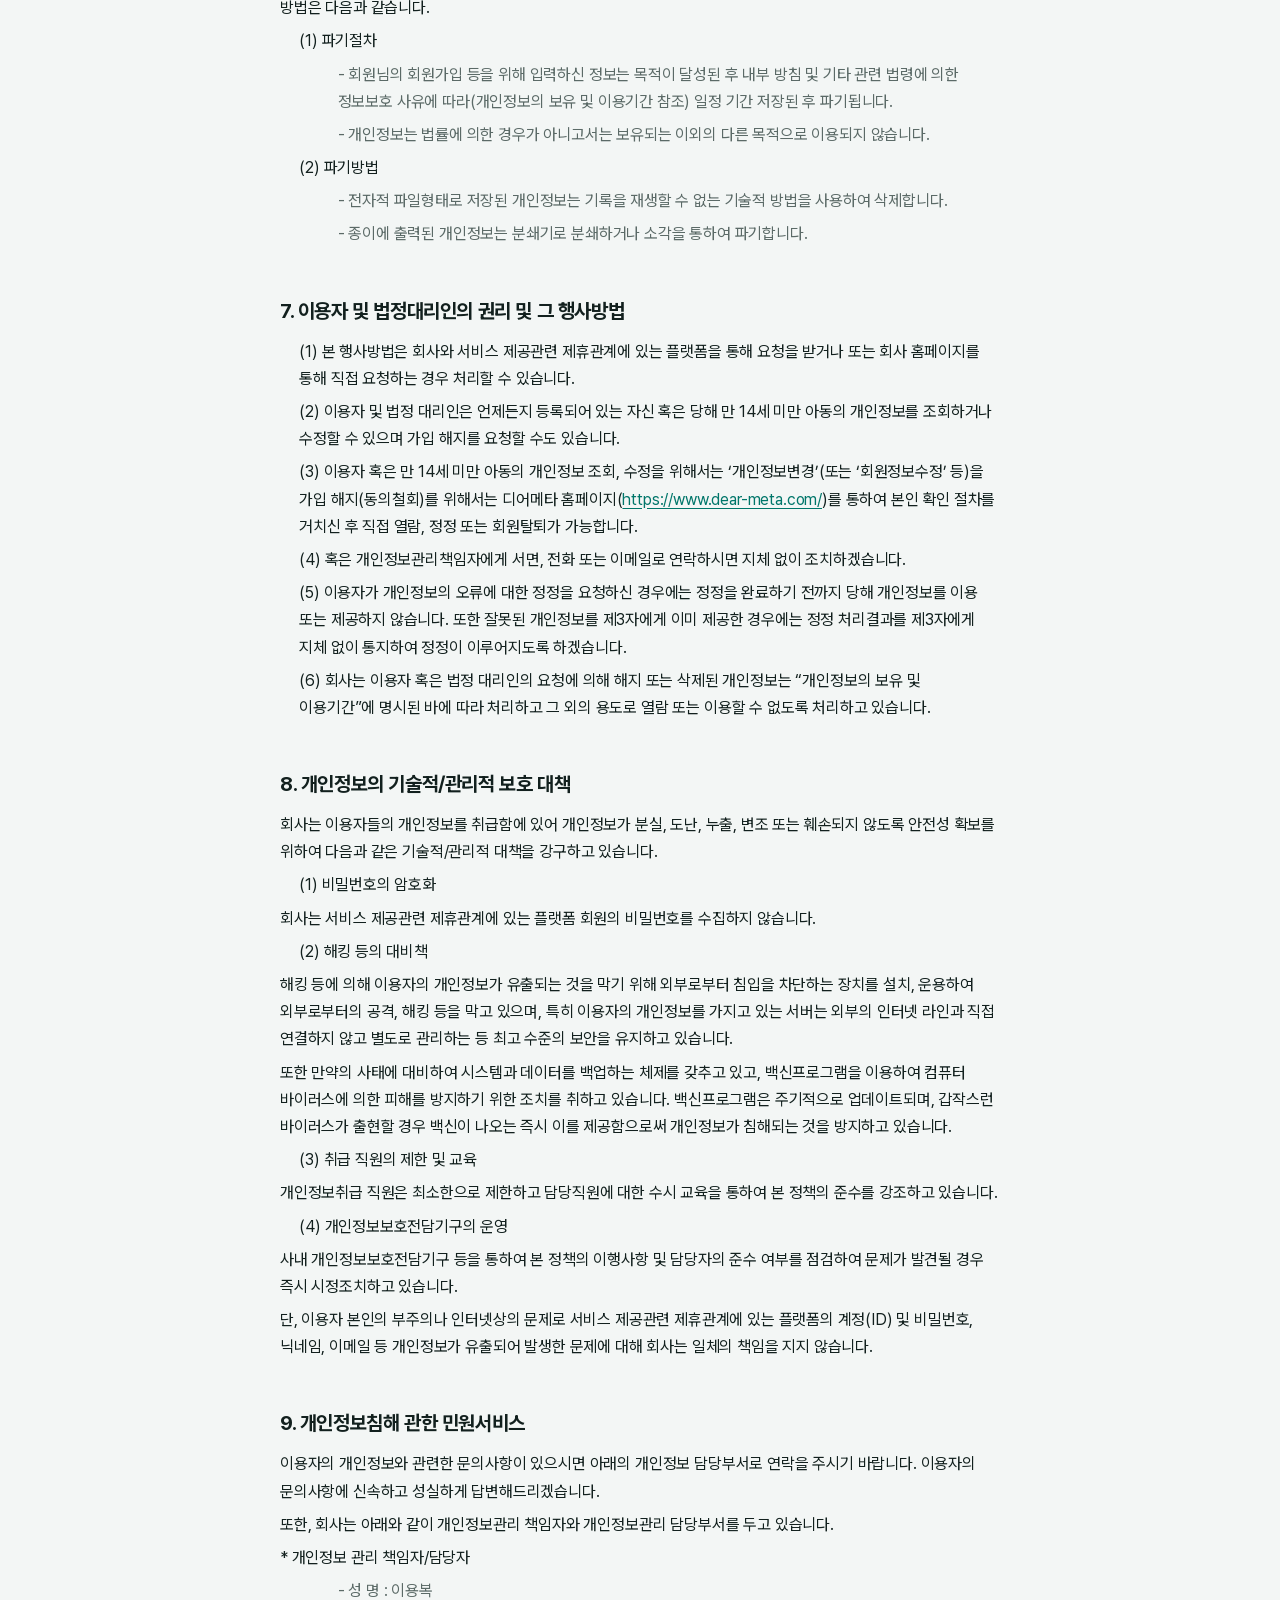
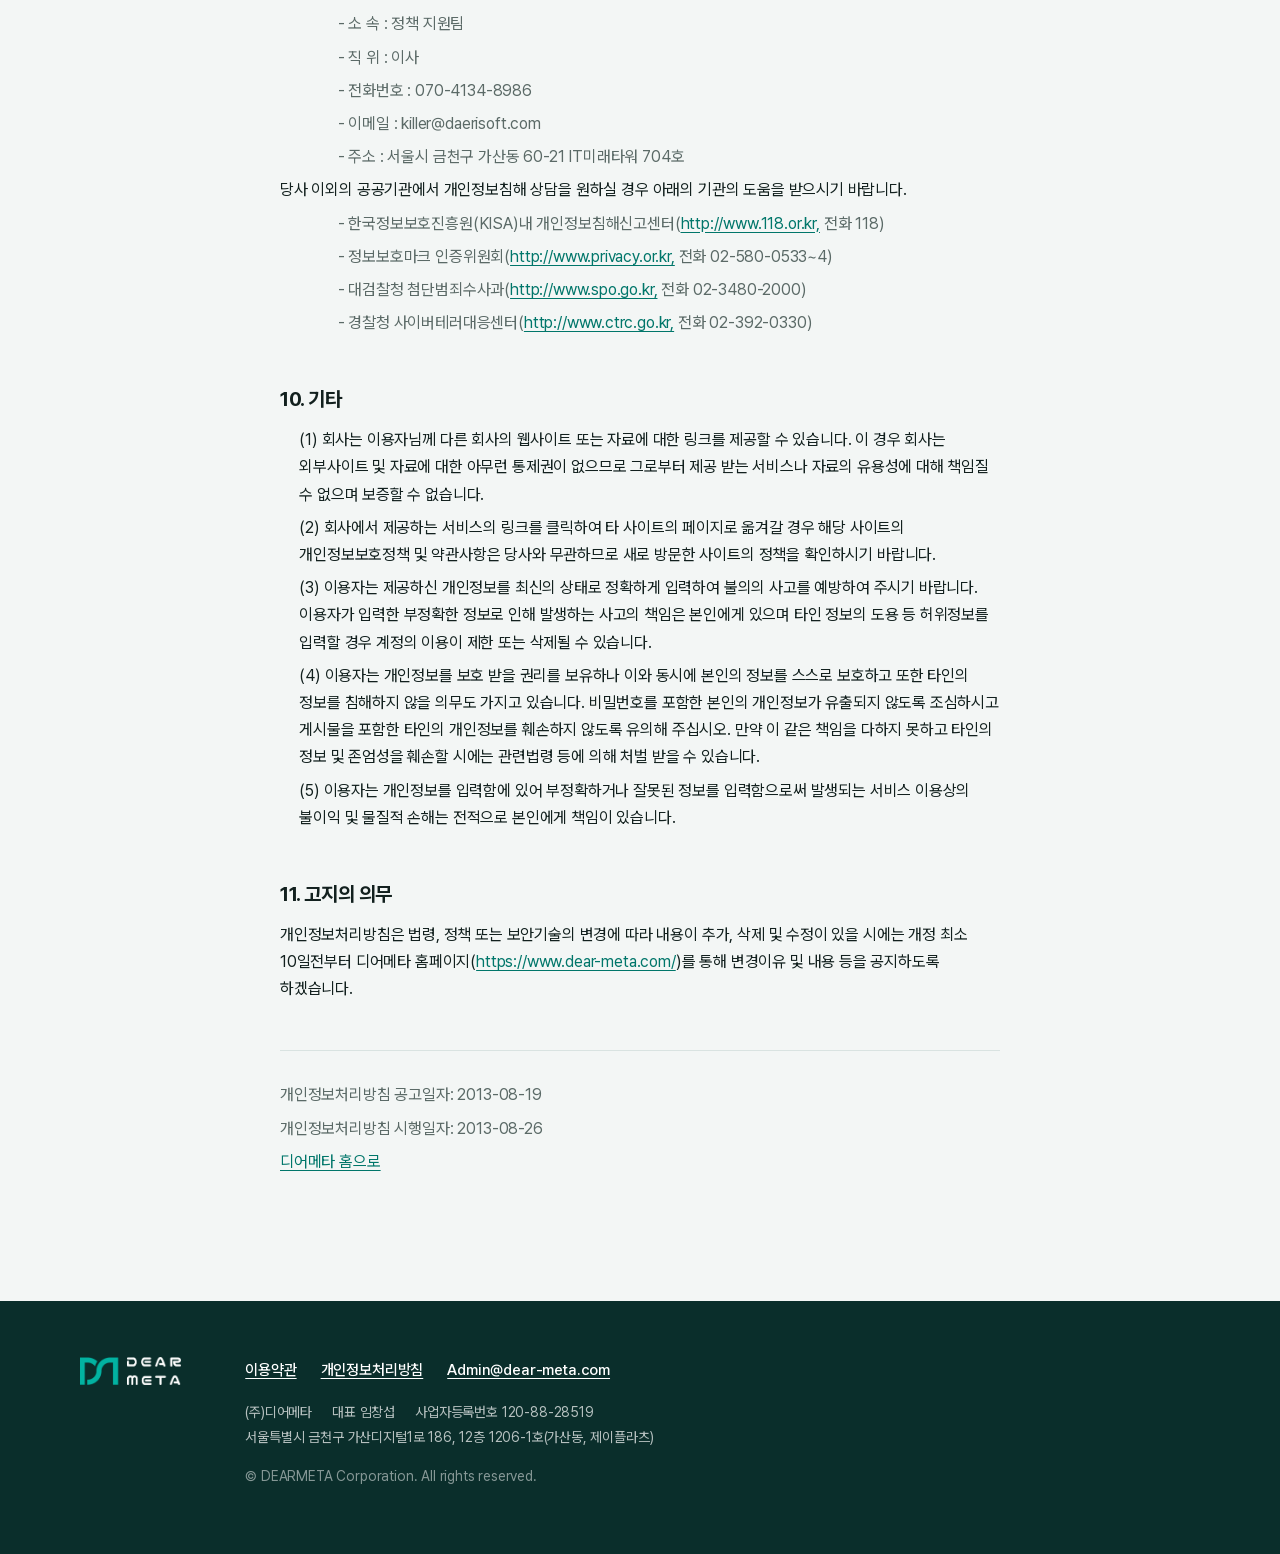
<file: privacy/index.html>
<!doctype html>
<html lang="ko">
<head>
<meta charset="utf-8">
<meta name="viewport" content="width=device-width, initial-scale=1, viewport-fit=cover">
<title>개인정보처리방침 | 디어메타</title>
<meta name="description" content="(주)디어메타 개인정보처리방침">
<meta name="theme-color" content="#0a2e2b">
<link rel="canonical" href="https://dear-meta.com/privacy/">
<link rel="icon" type="image/png" href="/assets/img/favicon.png">
<link rel="apple-touch-icon" href="/assets/img/apple-touch-icon.png">
<link rel="stylesheet" href="/assets/css/fonts.css">
<link rel="stylesheet" href="/assets/css/site.css?v=20261029">
</head>
<body>
<a class="skip" href="#main">본문으로 건너뛰기</a>
<header class="masthead">
  <div class="masthead-inner">
    <a class="brand" href="/" aria-label="디어메타 홈"><img src="/assets/img/logo-white.png" alt="DEAR META" width="463" height="128"></a>
    <nav class="nav" aria-label="주요 메뉴">
      <ul>
        <li><a href="/">홈</a></li>
        <li class="hide-sm"><a href="/terms/">이용약관</a></li>
        <li class="cta"><a href="mailto:Admin@dear-meta.com">문의하기</a></li>
      </ul>
    </nav>
  </div>
</header>
<main class="doc" id="main">
  <h1>개인정보처리방침</h1>
  <p class="meta">공고일 2013년 8월 19일, 시행일 2013년 8월 26일</p>
  <p class="intro">(주)디어메타(이하 ‘회사’라 합니다.)은 이용자의 개인정보보호를 중요시하며, 『정보통신망 이용촉진 및 정보보호』에 관한 법률을 준수하고 있습니다. 회사는 개인정보처리방침을 통하여 이용자께서 제공하시는 개인정보가 어떠한 용도와 방식으로 이용되고 있으며 개인정보보호를 위해 어떠한 조치가 취해지고 있는지 알려드립니다.</p>
  <nav class="toc" aria-labelledby="toc-title">
    <h2 id="toc-title">목차</h2>
    <ol>
      <li><a href="#s1">1. 수집하는 개인정보의 항목 및 수집방법</a></li>
      <li><a href="#s2">2. 개인정보의 수집 및 이용목적</a></li>
      <li><a href="#s3">3. 개인정보의 공유 및 제공</a></li>
      <li><a href="#s4">4. 개인정보의 취급위탁</a></li>
      <li><a href="#s5">5. 개인정보의 보유 및 이용기간</a></li>
      <li><a href="#s6">6. 개인정보의 파기절차 및 방법</a></li>
      <li><a href="#s7">7. 이용자 및 법정대리인의 권리 및 그 행사방법</a></li>
      <li><a href="#s8">8. 개인정보의 기술적/관리적 보호 대책</a></li>
      <li><a href="#s9">9. 개인정보침해 관한 민원서비스</a></li>
      <li><a href="#s10">10. 기타</a></li>
      <li><a href="#s11">11. 고지의 의무</a></li>
    </ol>
  </nav>
  <h2 class="clause" id="s1">1. 수집하는 개인정보의 항목 및 수집방법</h2>
  <p class="l1">(1) 수집하는 개인정보의 항목</p>
  <p class="l2">① 회사는 회원가입, 원활한 고객상담, 각종 서비스의 제공을 위해 최초 회원가입 또는 서비스 이용 시 아래와 같은 개인정보를 수집하고 있습니다.</p>
  <p class="l3">- 필수 항목: 전자우편주소, 휴대폰번호</p>
  <p class="l3">- 선택 항목: 생년월일, 성별</p>
  <p class="l2">② 1항에 대한 별도의 동의절차가 없는 서비스는 필수, 선택 항목을 수집하지 않습니다.</p>
  <p class="l2">③ 서비스 이용과정이나 사업 처리 과정에서 아래와 같은 정보들이 생성되어 수집될 수 있습니다.</p>
  <p class="l3">- 이용자의 휴대폰 단말기 정보(모델명, OS버전, 모바일 펌웨어 버전, 기기고유번호 등), IP Address</p>
  <p class="l3">- 위치기반관련 서비스 이용 시 기록들</p>
  <p class="l3">- 접속 일시, 서비스 이용 기록, 불량 이용 기록 등</p>
  <p class="l2">④ 무료/유료 서비스 이용 과정에서 결제 등을 위해 불가피하게 필요한 경우</p>
  <p class="l3">- 신용카드 정보, 통신사 정보, 구매내역 및 상품권 번호, 기타 결제 관련 정보 수집</p>
  <p class="l2">⑤ 이용자의 유료 콘텐츠 복구 및 환불을 요청할 경우</p>
  <p class="l3">- 메일 주소, 구매내역 확인내용, 본인이 아닌 타인에 의한 결제 사실확인을 위한 실명 및 가족관계 증명 등 추가적인 개인정보 수집</p>
  <p class="l1">(2) 개인정보 수집 방법: 회사는 다음과 같은 방법으로 개인정보를 수집합니다.</p>
  <p class="l3">- 회사의 서비스 가입 시 동의 절차제공을 통해 수집</p>
  <p class="l3">- 프로모션 및 이벤트 진행을 위해서는 별도의 동의절차를 통해 수집</p>
  <p class="l3">- 회사와 서비스 제공관련 제휴관계에 있는 플랫폼을 통해 자동으로 수집</p>
  <p class="l3">- 서비스 가입 및 사용 중 고객응대 시 이용자의 자발적 제공 또는 필요에 의해 요청 후 수집</p>
  <h2 class="clause" id="s2">2. 개인정보의 수집 및 이용목적</h2>
  <p class="l1">(1) 회사는 이용자의 수집된 정보를 아래와 같은 목적으로 이용하고 있습니다.</p>
  <p class="l3">1) 고지사항 전달, 불만처리 등을 위한 원활한 의사소통 경로의 확보</p>
  <p class="l3">2) 유료정보 이용에 대한 문의처리 및 계약이행 분쟁처리, 결제환불 등 고객 서비스 제공</p>
  <p class="l3">3) 새로운 서비스 및 신상품 이벤트 정보 등의 안내</p>
  <p class="l3">4) 기타 컨텐츠 제공 및 인증 서비스 (ID/PW찾기 등)</p>
  <h2 class="clause" id="s3">3. 개인정보의 공유 및 제공</h2>
  <p class="l1">(1) 회사는 이용자의 동의가 있거나 관련법령의 규정에 의한 경우를 제외하고는 어떠한 경우에도 『개인정보의 수집 및 이용목적』에서 고지한 범위를 넘어 이용자의 개인정보를 이용하거나 타인 또는 타기업, 단체, 기관에 제공하지 않습니다.</p>
  <p class="l1">(2) 다양한 서비스를 제공할 목적으로 사업 제휴업체 또는 비즈니스 사업자와 파트너 십을 맺어 제한된 범위 내의 이용자의 정보제공이 필요한 경우 등 이용자의 개인정보를 제공하거나 공유하는 경우에는 제공받거나 공유하는 자가 누구이며, 주된 사업이 무엇인지, 제공 또는 공유되는 개인정보항목이 무엇인지, 개인정보를 제공하거나 공유하는 목적이 무엇인지 등에 대해 디어메타 홈페이지 초기화면 (<a href="https://www.dear-meta.com/">https://www.dear-meta.com/</a>)이나 어플리케이션 내 공지사항 또는 메시지를 통해 시행일 최소 10일 이전에 공지를 하여 사전에 이용자로부터 동의를 받은 후에 시행합니다.</p>
  <p class="l1">(3)다음의 경우에는 관련 법령의 규정에 의하여 이용자의 동의 없이 개인정보를 제공하는 것이 가능합니다.</p>
  <p class="l3">1) 서비스제공에 따른 요금정산을 위하여 필요한 경우</p>
  <p class="l3">2) 통계작성, 학술연구 또는 시장조사를 위하여 필요한 경우로서 특정 개인을 알아볼 수 없는 형태로 가공하여 제공하는 경우</p>
  <p class="l3">3) 관계법령에 의하여 수사상의 목적으로 관계기관으로부터의 요구가 있을 경우</p>
  <p class="l3">4) 금용 실명거래 및 비밀보장에 관한 법률, 신용정보의 이용 및 보호에 관한 법률, 전기통신기본법, 전기통신사업법, 지방세법, 소비자보호법, 한국은행법, 형사소송법 등 법률에 특별한 규정이 있는 경우</p>
  <h2 class="clause" id="s4">4. 개인정보의 취급위탁</h2>
  <p>회사는 서비스 이행을 위해서 개인정보를 위탁할 수 있으며 관계 법령에 따라 위탁계약 시 개인정보가 안전하게 관리될 수 있도록 필요한 사항을 규정하고 있습니다.</p>
  <h2 class="clause" id="s5">5. 개인정보의 보유 및 이용기간</h2>
  <p class="l1">(1) 회사는 원칙적으로 이용자의 회원가입 후 탈퇴 전까지 이용자의 개인정보를 보관하며, 이용자가 회원탈퇴를 하거나 개인정보 수집 및 이용목적이 달성된 후에는 해당 정보를 지체 없이 파기합니다. 다만 회사는 약관 및 내부 정책에 따라 부정이용의 방지를 위하여 회원탈퇴 후 3개월 동안 개인정보를 보유하고 있으며 이 기간이 경과한 후에는 이용자의 개인정보는 완전히 삭제됩니다.</p>
  <p class="l1">(2) 수집 목적 또는 제공 받은 목적이 달성된 경우에도 상법 등 법령의 규정에 의하여 보존할 필요성이 있는 경우 및 내부방침 및 기타 관련법령에 의한 정보보호 사유가 있는 경우, 회사는 관련법령에서 정한 일정한 기간 동안 회원정보를 보관합니다. 이 경우 회사는 보관하는 정보를 그 보관의 목적으로만 이용하며 보존기간은 아래와 같습니다.</p>
  <p class="l3">- 계약 또는 청약철회 등에 관한 기록</p>
  <p>(보존 이유 : 전자상거래 등에서의 소비자보호에 관한 법률, 보존 기간 : 5년)</p>
  <p class="l3">- 대금결제 및 재화 등의 공급에 관한 기록</p>
  <p>(보존 이유 : 전자상거래 등에서의 소비자보호에 관한 법률, 보존 기간 : 5년)</p>
  <p class="l3">- 소비자의 불만 또는 분쟁처리에 관한 기록</p>
  <p>(보존 이유 : 전자상거래 등에서의 소비자보호에 관한 법률, 보존 기간 : 3년)</p>
  <p class="l3">- 본인확인에 관한 기록</p>
  <p>(보존 이유 : 정보통신망 이용촉진 및 정보보호 등에 관한 법률, 보존 기간 : 6개월)</p>
  <p class="l3">- 방문에 관한 기록 : 접속 로그, 서비스 이용기록 등</p>
  <p>(보존 이유 : 통신비밀보호법, 보존 기간 : 3개월)</p>
  <p class="l1">(3) 위 (2)항에 따라 보유하고 있는 개인정보 등에 대하여 이용자 본인이 열람을 요구하는 경우 회사는 지체 없이 그 내용을 열람, 확인할 수 있도록 조치합니다.</p>
  <h2 class="clause" id="s6">6. 개인정보의 파기절차 및 방법</h2>
  <p>회사는 원칙적으로 개인정보 수집 및 이용목적이 달성된 후에는 해당 정보를 지체 없이 파기합니다. 파기절차 및 방법은 다음과 같습니다.</p>
  <p class="l1">(1) 파기절차</p>
  <p class="l3">- 회원님의 회원가입 등을 위해 입력하신 정보는 목적이 달성된 후 내부 방침 및 기타 관련 법령에 의한 정보보호 사유에 따라(개인정보의 보유 및 이용기간 참조) 일정 기간 저장된 후 파기됩니다.</p>
  <p class="l3">- 개인정보는 법률에 의한 경우가 아니고서는 보유되는 이외의 다른 목적으로 이용되지 않습니다.</p>
  <p class="l1">(2) 파기방법</p>
  <p class="l3">- 전자적 파일형태로 저장된 개인정보는 기록을 재생할 수 없는 기술적 방법을 사용하여 삭제합니다.</p>
  <p class="l3">- 종이에 출력된 개인정보는 분쇄기로 분쇄하거나 소각을 통하여 파기합니다.</p>
  <h2 class="clause" id="s7">7. 이용자 및 법정대리인의 권리 및 그 행사방법</h2>
  <p class="l1">(1) 본 행사방법은 회사와 서비스 제공관련 제휴관계에 있는 플랫폼을 통해 요청을 받거나 또는 회사 홈페이지를 통해 직접 요청하는 경우 처리할 수 있습니다.</p>
  <p class="l1">(2) 이용자 및 법정 대리인은 언제든지 등록되어 있는 자신 혹은 당해 만 14세 미만 아동의 개인정보를 조회하거나 수정할 수 있으며 가입 해지를 요청할 수도 있습니다.</p>
  <p class="l1">(3) 이용자 혹은 만 14세 미만 아동의 개인정보 조회, 수정을 위해서는 ‘개인정보변경’(또는 ‘회원정보수정’ 등)을 가입 해지(동의철회)를 위해서는 디어메타 홈페이지(<a href="https://www.dear-meta.com/">https://www.dear-meta.com/</a>)를 통하여 본인 확인 절차를 거치신 후 직접 열람, 정정 또는 회원탈퇴가 가능합니다.</p>
  <p class="l1">(4) 혹은 개인정보관리책임자에게 서면, 전화 또는 이메일로 연락하시면 지체 없이 조치하겠습니다.</p>
  <p class="l1">(5) 이용자가 개인정보의 오류에 대한 정정을 요청하신 경우에는 정정을 완료하기 전까지 당해 개인정보를 이용 또는 제공하지 않습니다. 또한 잘못된 개인정보를 제3자에게 이미 제공한 경우에는 정정 처리결과를 제3자에게 지체 없이 통지하여 정정이 이루어지도록 하겠습니다.</p>
  <p class="l1">(6) 회사는 이용자 혹은 법정 대리인의 요청에 의해 해지 또는 삭제된 개인정보는 “개인정보의 보유 및 이용기간”에 명시된 바에 따라 처리하고 그 외의 용도로 열람 또는 이용할 수 없도록 처리하고 있습니다.</p>
  <h2 class="clause" id="s8">8. 개인정보의 기술적/관리적 보호 대책</h2>
  <p>회사는 이용자들의 개인정보를 취급함에 있어 개인정보가 분실, 도난, 누출, 변조 또는 훼손되지 않도록 안전성 확보를 위하여 다음과 같은 기술적/관리적 대책을 강구하고 있습니다.</p>
  <p class="l1">(1) 비밀번호의 암호화</p>
  <p>회사는 서비스 제공관련 제휴관계에 있는 플랫폼 회원의 비밀번호를 수집하지 않습니다.</p>
  <p class="l1">(2) 해킹 등의 대비책</p>
  <p>해킹 등에 의해 이용자의 개인정보가 유출되는 것을 막기 위해 외부로부터 침입을 차단하는 장치를 설치, 운용하여 외부로부터의 공격, 해킹 등을 막고 있으며, 특히 이용자의 개인정보를 가지고 있는 서버는 외부의 인터넷 라인과 직접 연결하지 않고 별도로 관리하는 등 최고 수준의 보안을 유지하고 있습니다.</p>
  <p>또한 만약의 사태에 대비하여 시스템과 데이터를 백업하는 체제를 갖추고 있고, 백신프로그램을 이용하여 컴퓨터 바이러스에 의한 피해를 방지하기 위한 조치를 취하고 있습니다. 백신프로그램은 주기적으로 업데이트되며, 갑작스런 바이러스가 출현할 경우 백신이 나오는 즉시 이를 제공함으로써 개인정보가 침해되는 것을 방지하고 있습니다.</p>
  <p class="l1">(3) 취급 직원의 제한 및 교육</p>
  <p>개인정보취급 직원은 최소한으로 제한하고 담당직원에 대한 수시 교육을 통하여 본 정책의 준수를 강조하고 있습니다.</p>
  <p class="l1">(4) 개인정보보호전담기구의 운영</p>
  <p>사내 개인정보보호전담기구 등을 통하여 본 정책의 이행사항 및 담당자의 준수 여부를 점검하여 문제가 발견될 경우 즉시 시정조치하고 있습니다.</p>
  <p>단, 이용자 본인의 부주의나 인터넷상의 문제로 서비스 제공관련 제휴관계에 있는 플랫폼의 계정(ID) 및 비밀번호, 닉네임, 이메일 등 개인정보가 유출되어 발생한 문제에 대해 회사는 일체의 책임을 지지 않습니다.</p>
  <h2 class="clause" id="s9">9. 개인정보침해 관한 민원서비스</h2>
  <p>이용자의 개인정보와 관련한 문의사항이 있으시면 아래의 개인정보 담당부서로 연락을 주시기 바랍니다. 이용자의 문의사항에 신속하고 성실하게 답변해드리겠습니다.</p>
  <p>또한, 회사는 아래와 같이 개인정보관리 책임자와 개인정보관리 담당부서를 두고 있습니다.</p>
  <p>* 개인정보 관리 책임자/담당자</p>
  <p class="l3">- 성 명 : 이용복</p>
  <p class="l3">- 소 속 : 정책 지원팀</p>
  <p class="l3">- 직 위 : 이사</p>
  <p class="l3">- 전화번호 : 070-4134-8986</p>
  <p class="l3">- 이메일 : killer@daerisoft.com</p>
  <p class="l3">- 주소 : 서울시 금천구 가산동 60-21 IT미래타워 704호</p>
  <p>당사 이외의 공공기관에서 개인정보침해 상담을 원하실 경우 아래의 기관의 도움을 받으시기 바랍니다.</p>
  <p class="l3">- 한국정보보호진흥원(KISA)내 개인정보침해신고센터(<a href="http://www.118.or.kr,">http://www.118.or.kr,</a> 전화 118)</p>
  <p class="l3">- 정보보호마크 인증위원회(<a href="http://www.privacy.or.kr,">http://www.privacy.or.kr,</a> 전화 02-580-0533~4)</p>
  <p class="l3">- 대검찰청 첨단범죄수사과(<a href="http://www.spo.go.kr,">http://www.spo.go.kr,</a> 전화 02-3480-2000)</p>
  <p class="l3">- 경찰청 사이버테러대응센터(<a href="http://www.ctrc.go.kr,">http://www.ctrc.go.kr,</a> 전화 02-392-0330)</p>
  <h2 class="clause" id="s10">10. 기타</h2>
  <p class="l1">(1) 회사는 이용자님께 다른 회사의 웹사이트 또는 자료에 대한 링크를 제공할 수 있습니다. 이 경우 회사는 외부사이트 및 자료에 대한 아무런 통제권이 없으므로 그로부터 제공 받는 서비스나 자료의 유용성에 대해 책임질 수 없으며 보증할 수 없습니다.</p>
  <p class="l1">(2) 회사에서 제공하는 서비스의 링크를 클릭하여 타 사이트의 페이지로 옮겨갈 경우 해당 사이트의 개인정보보호정책 및 약관사항은 당사와 무관하므로 새로 방문한 사이트의 정책을 확인하시기 바랍니다.</p>
  <p class="l1">(3) 이용자는 제공하신 개인정보를 최신의 상태로 정확하게 입력하여 불의의 사고를 예방하여 주시기 바랍니다. 이용자가 입력한 부정확한 정보로 인해 발생하는 사고의 책임은 본인에게 있으며 타인 정보의 도용 등 허위정보를 입력할 경우 계정의 이용이 제한 또는 삭제될 수 있습니다.</p>
  <p class="l1">(4) 이용자는 개인정보를 보호 받을 권리를 보유하나 이와 동시에 본인의 정보를 스스로 보호하고 또한 타인의 정보를 침해하지 않을 의무도 가지고 있습니다. 비밀번호를 포함한 본인의 개인정보가 유출되지 않도록 조심하시고 게시물을 포함한 타인의 개인정보를 훼손하지 않도록 유의해 주십시오. 만약 이 같은 책임을 다하지 못하고 타인의 정보 및 존엄성을 훼손할 시에는 관련법령 등에 의해 처벌 받을 수 있습니다.</p>
  <p class="l1">(5) 이용자는 개인정보를 입력함에 있어 부정확하거나 잘못된 정보를 입력함으로써 발생되는 서비스 이용상의 불이익 및 물질적 손해는 전적으로 본인에게 책임이 있습니다.</p>
  <h2 class="clause" id="s11">11. 고지의 의무</h2>
  <p>개인정보처리방침은 법령, 정책 또는 보안기술의 변경에 따라 내용이 추가, 삭제 및 수정이 있을 시에는 개정 최소 10일전부터 디어메타 홈페이지(<a href="https://www.dear-meta.com/">https://www.dear-meta.com/</a>)를 통해 변경이유 및 내용 등을 공지하도록 하겠습니다.</p>
  <div class="appendix">
  <p>개인정보처리방침 공고일자: 2013-08-19</p>
  <p>개인정보처리방침 시행일자: 2013-08-26</p>
  </div>
  <p class="back"><a href="/">디어메타 홈으로</a></p>
</main>
<footer class="wall footer">
  <div class="wrap footer-inner">
    <a class="brand" href="/" aria-label="디어메타 홈"><img src="/assets/img/logo-white.png" alt="DEAR META" width="463" height="128"></a>
    <div>
      <nav aria-label="정책 및 문의">
        <ul>
          <li><a href="/terms/">이용약관</a></li>
          <li><a href="/privacy/">개인정보처리방침</a></li>
          <li><a href="mailto:Admin@dear-meta.com">Admin@dear-meta.com</a></li>
        </ul>
      </nav>
      <p class="company"><span>(주)디어메타</span><span>대표 임창섭</span><span>사업자등록번호 120-88-28519</span></p>
      <p>서울특별시 금천구 가산디지털1로 186, 12층 1206-1호(가산동, 제이플라츠)</p>
      <p class="copy">© DEARMETA Corporation. All rights reserved.</p>
    </div>
  </div>
</footer>
</body>
</html>
</file>
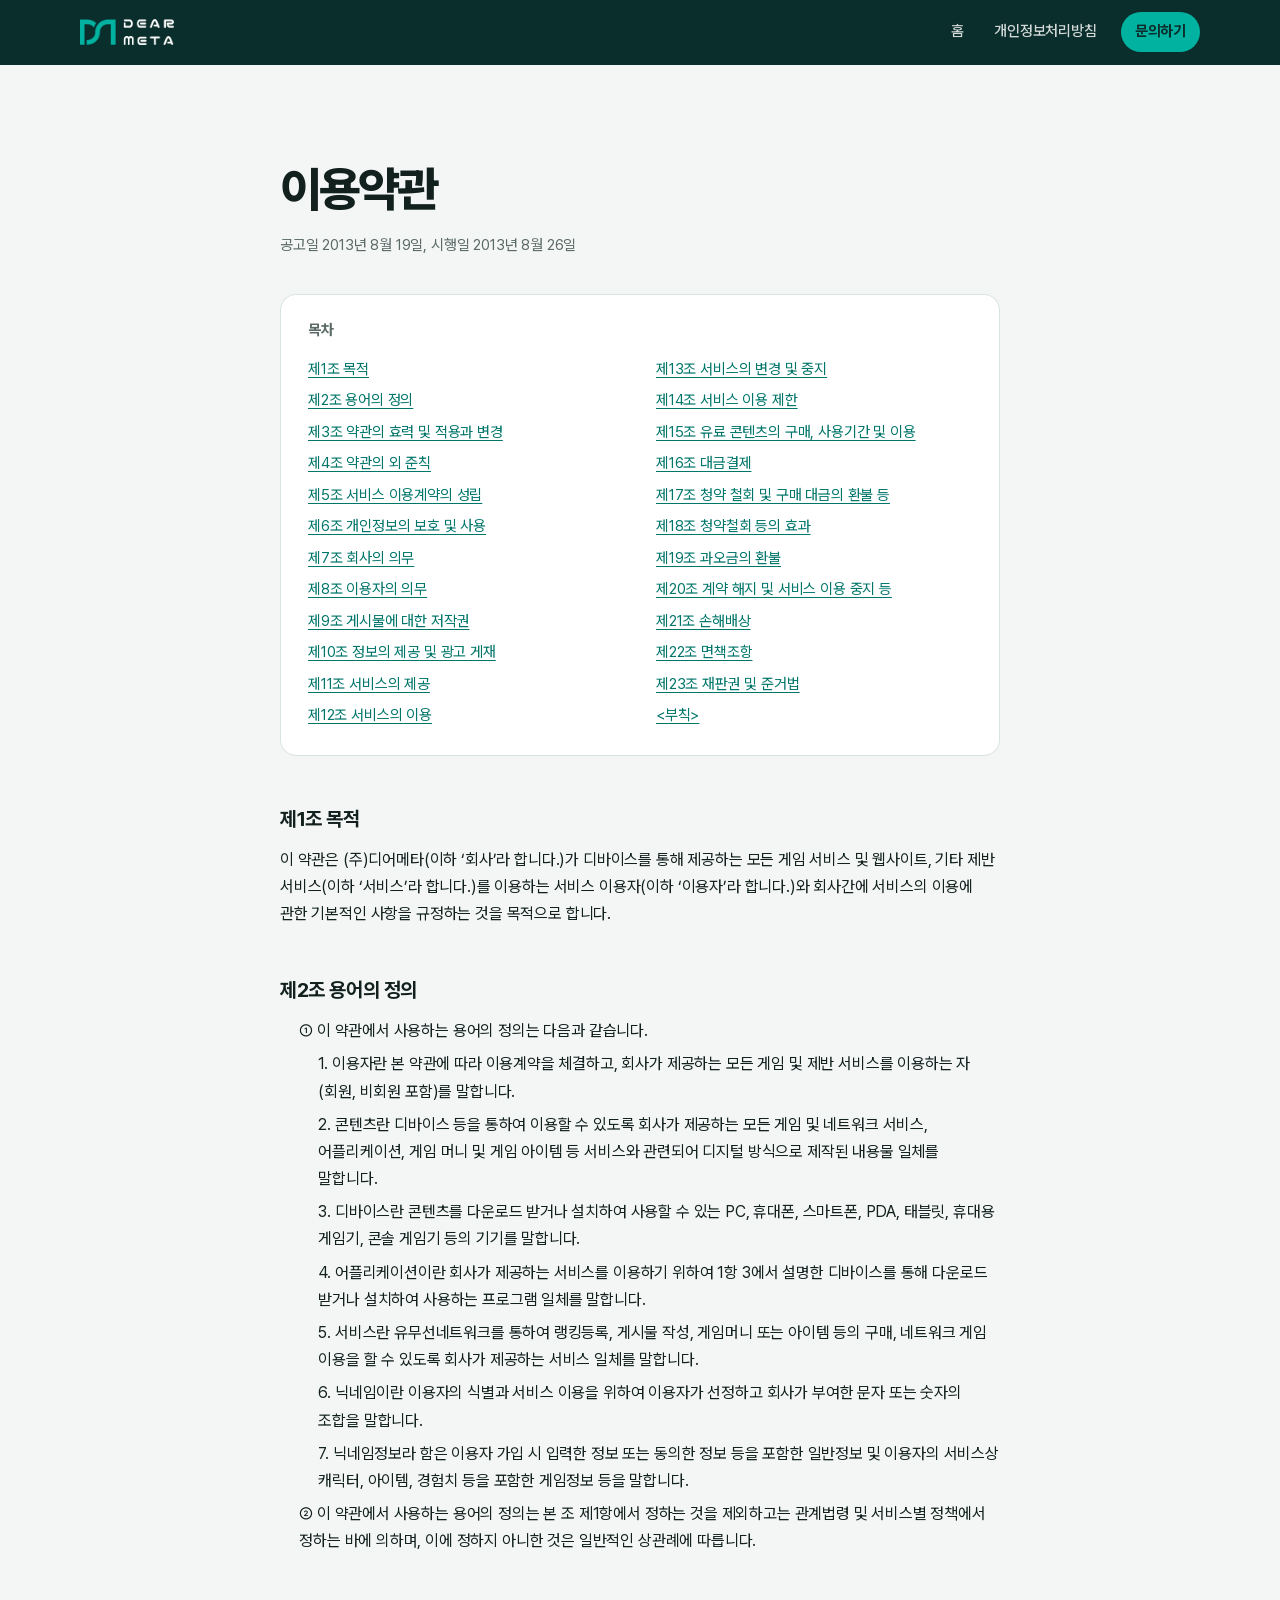
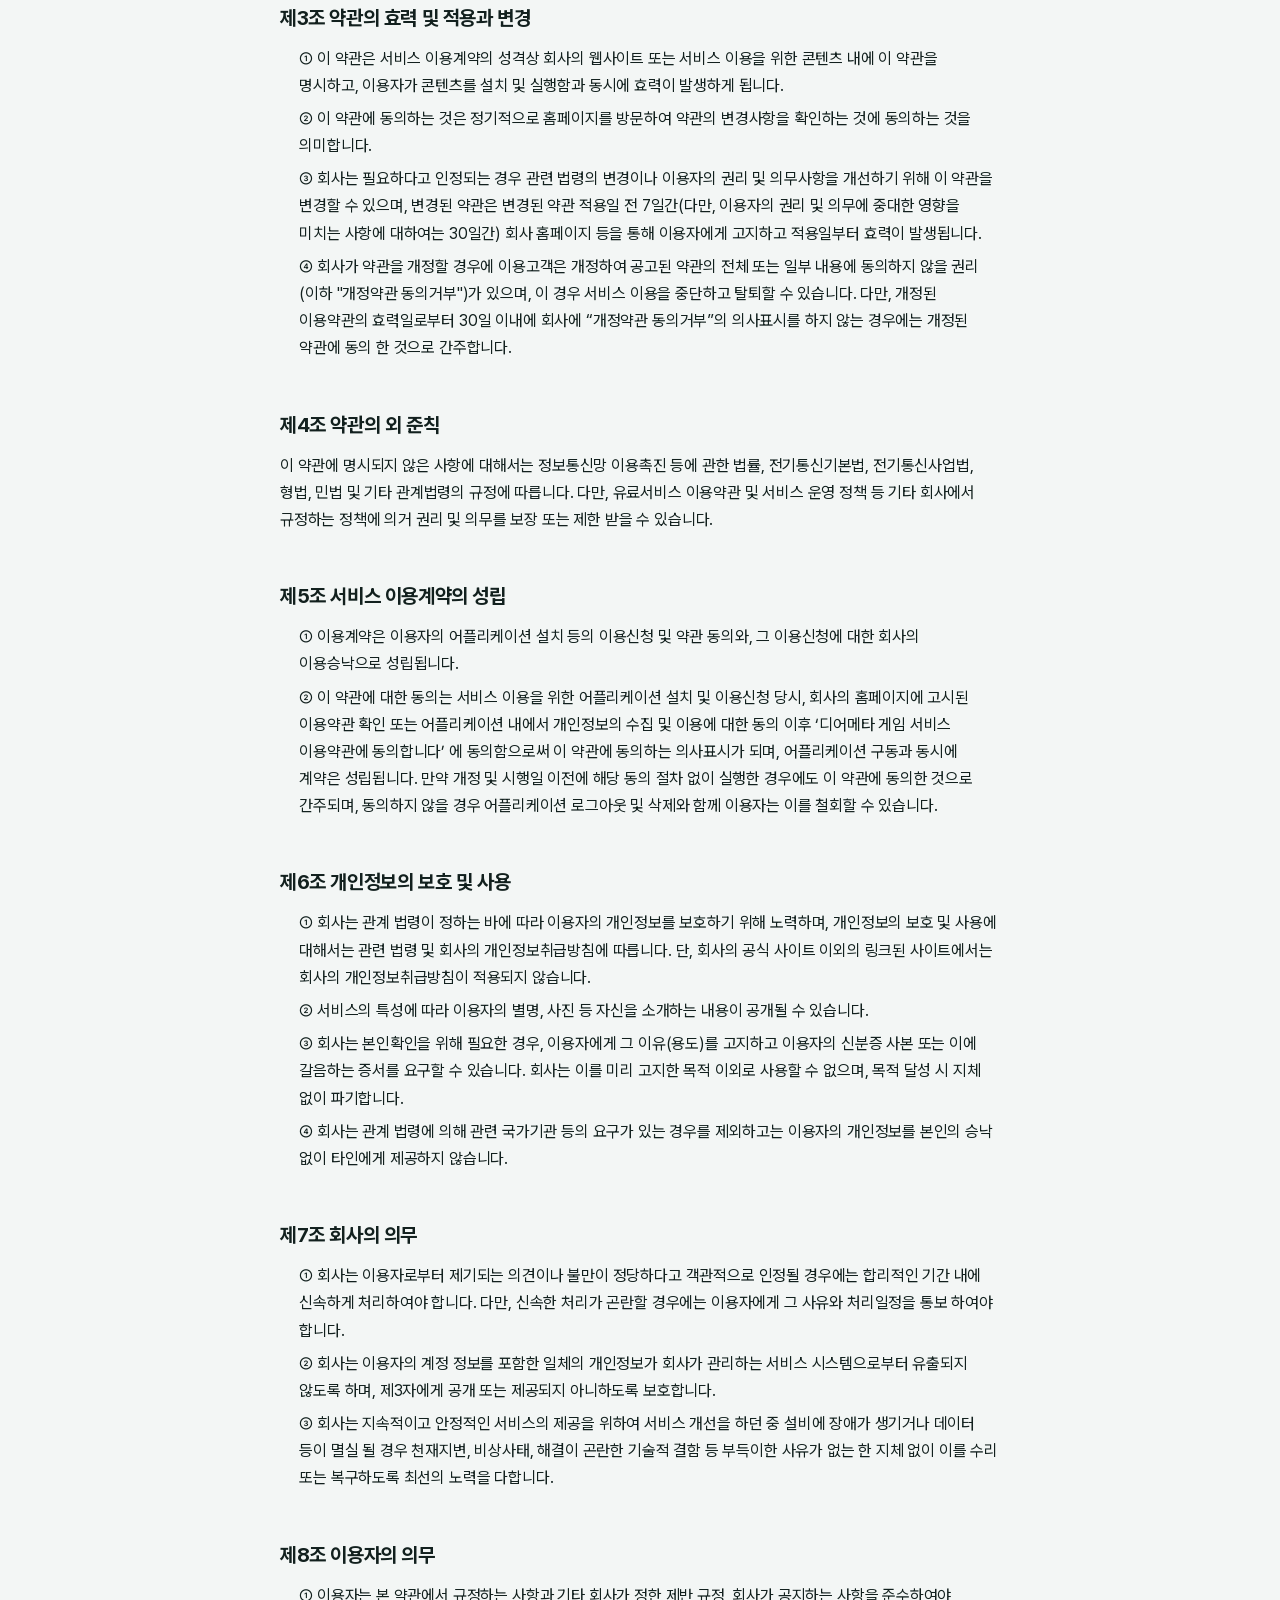
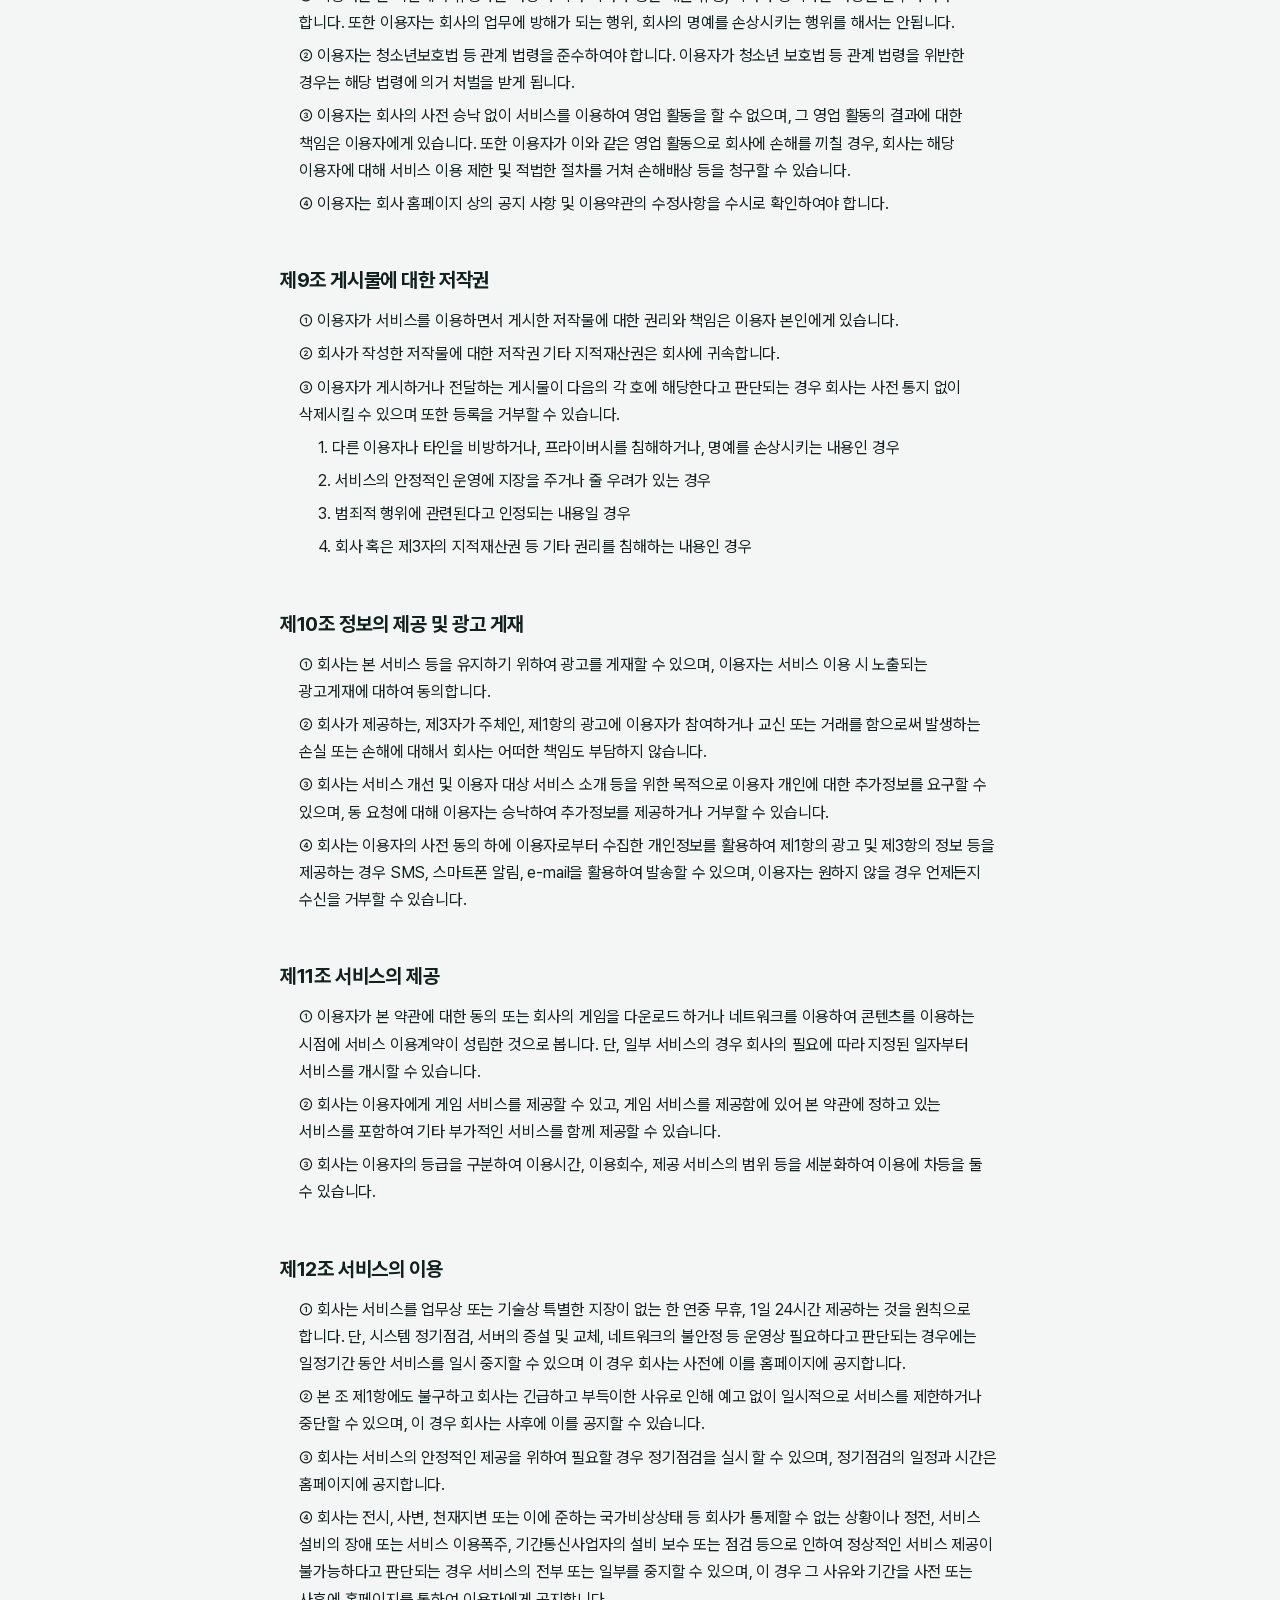
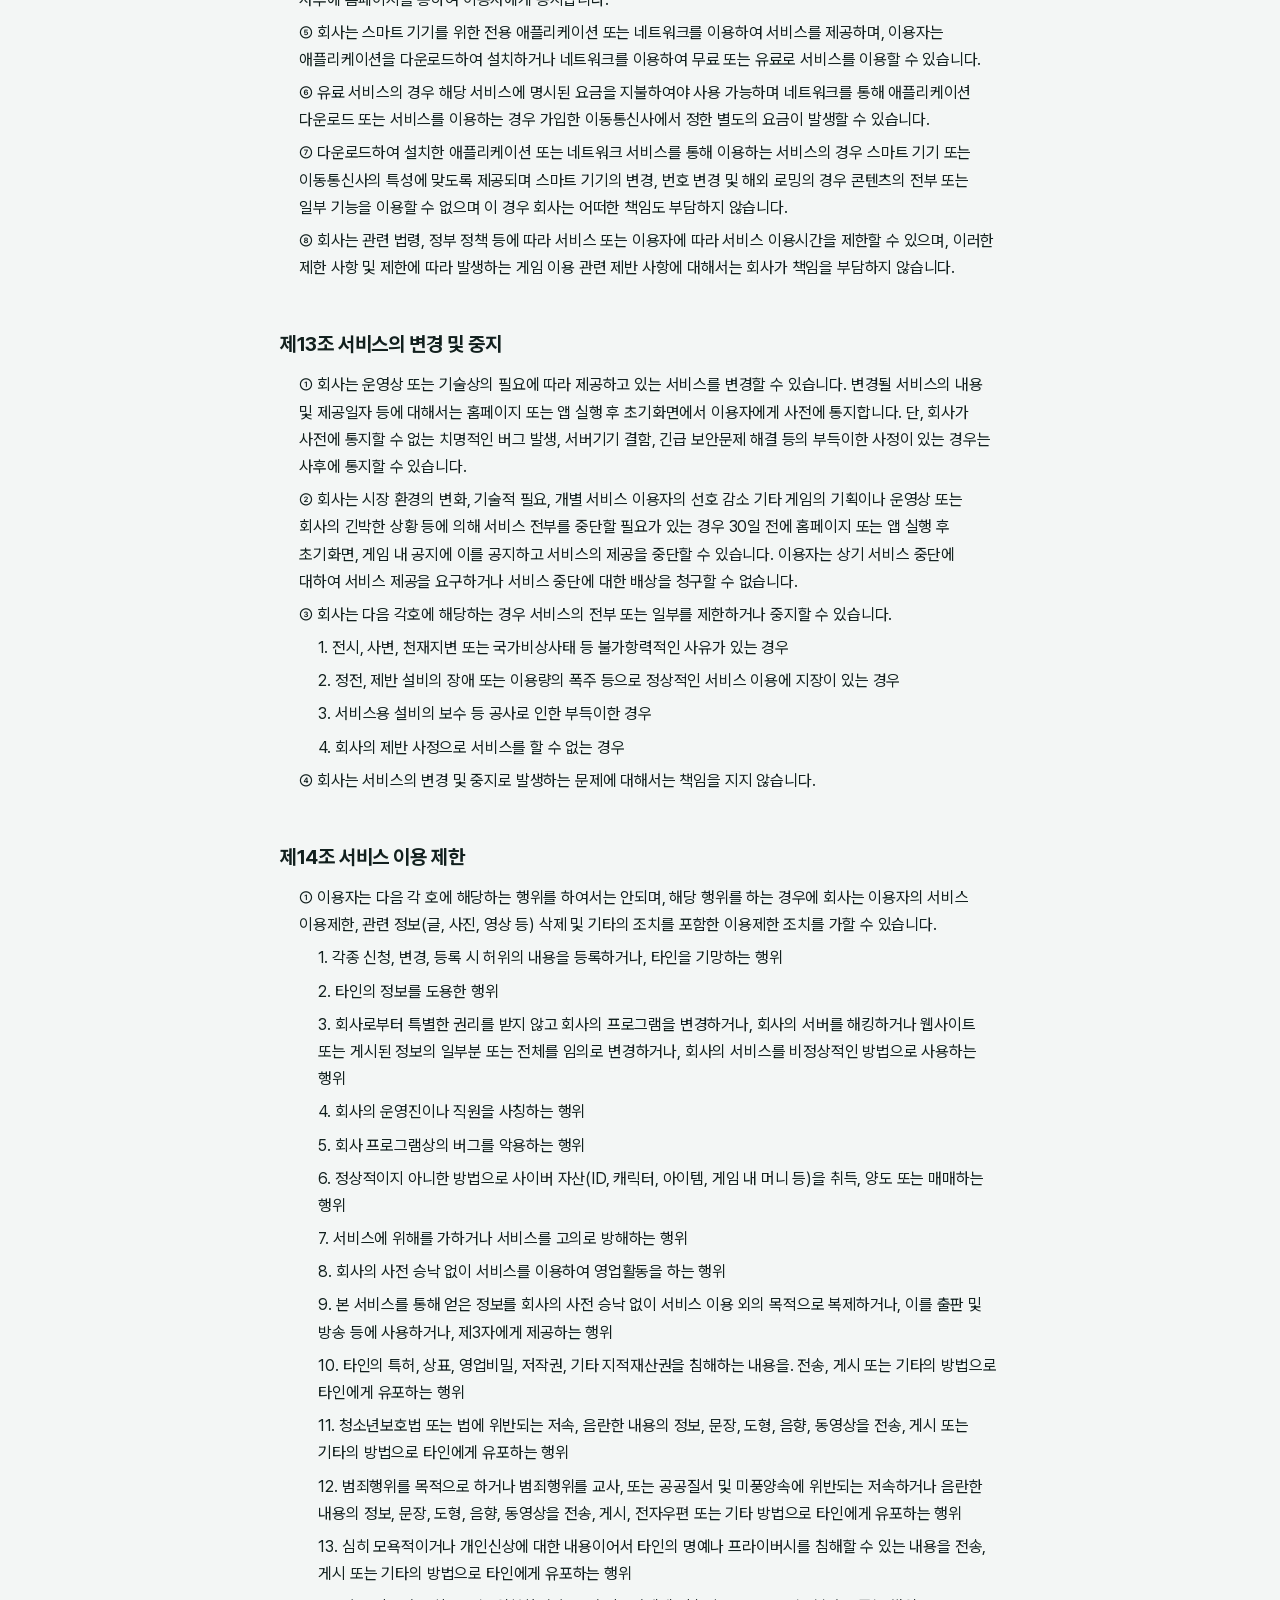
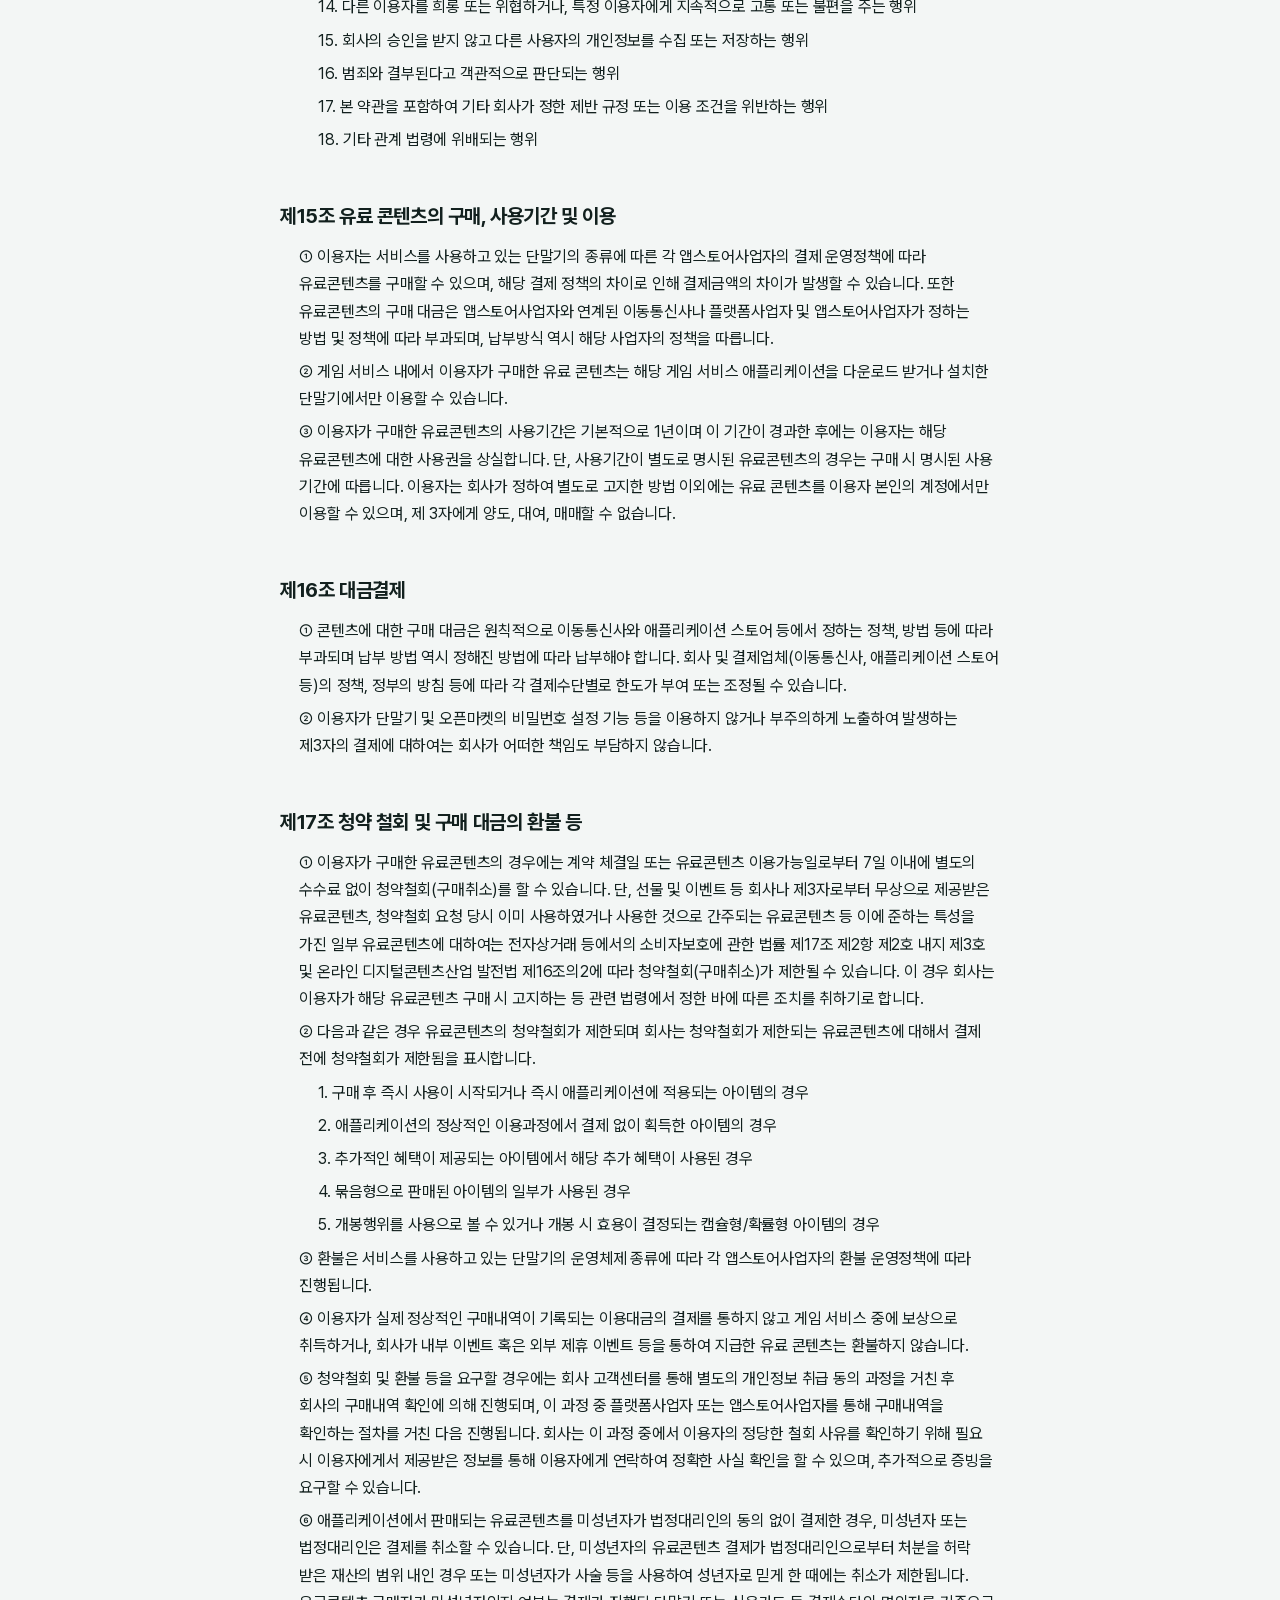
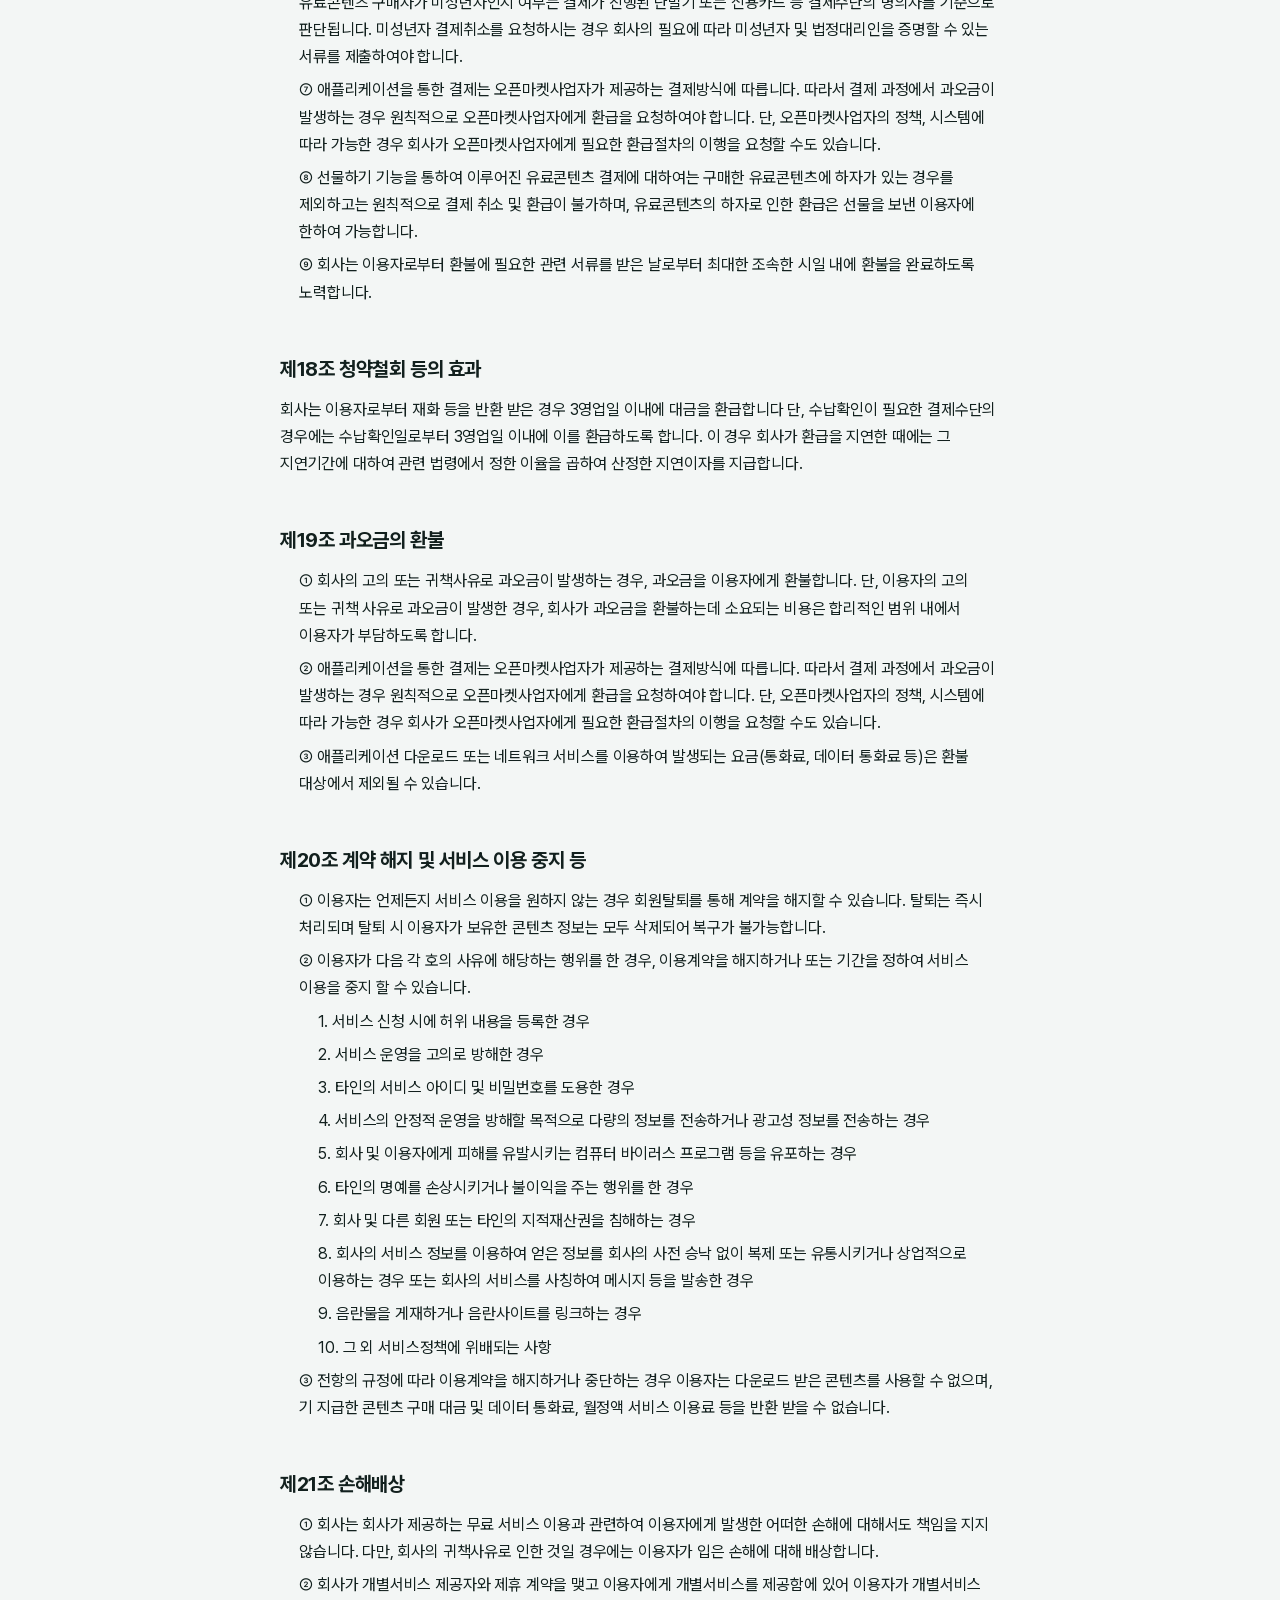
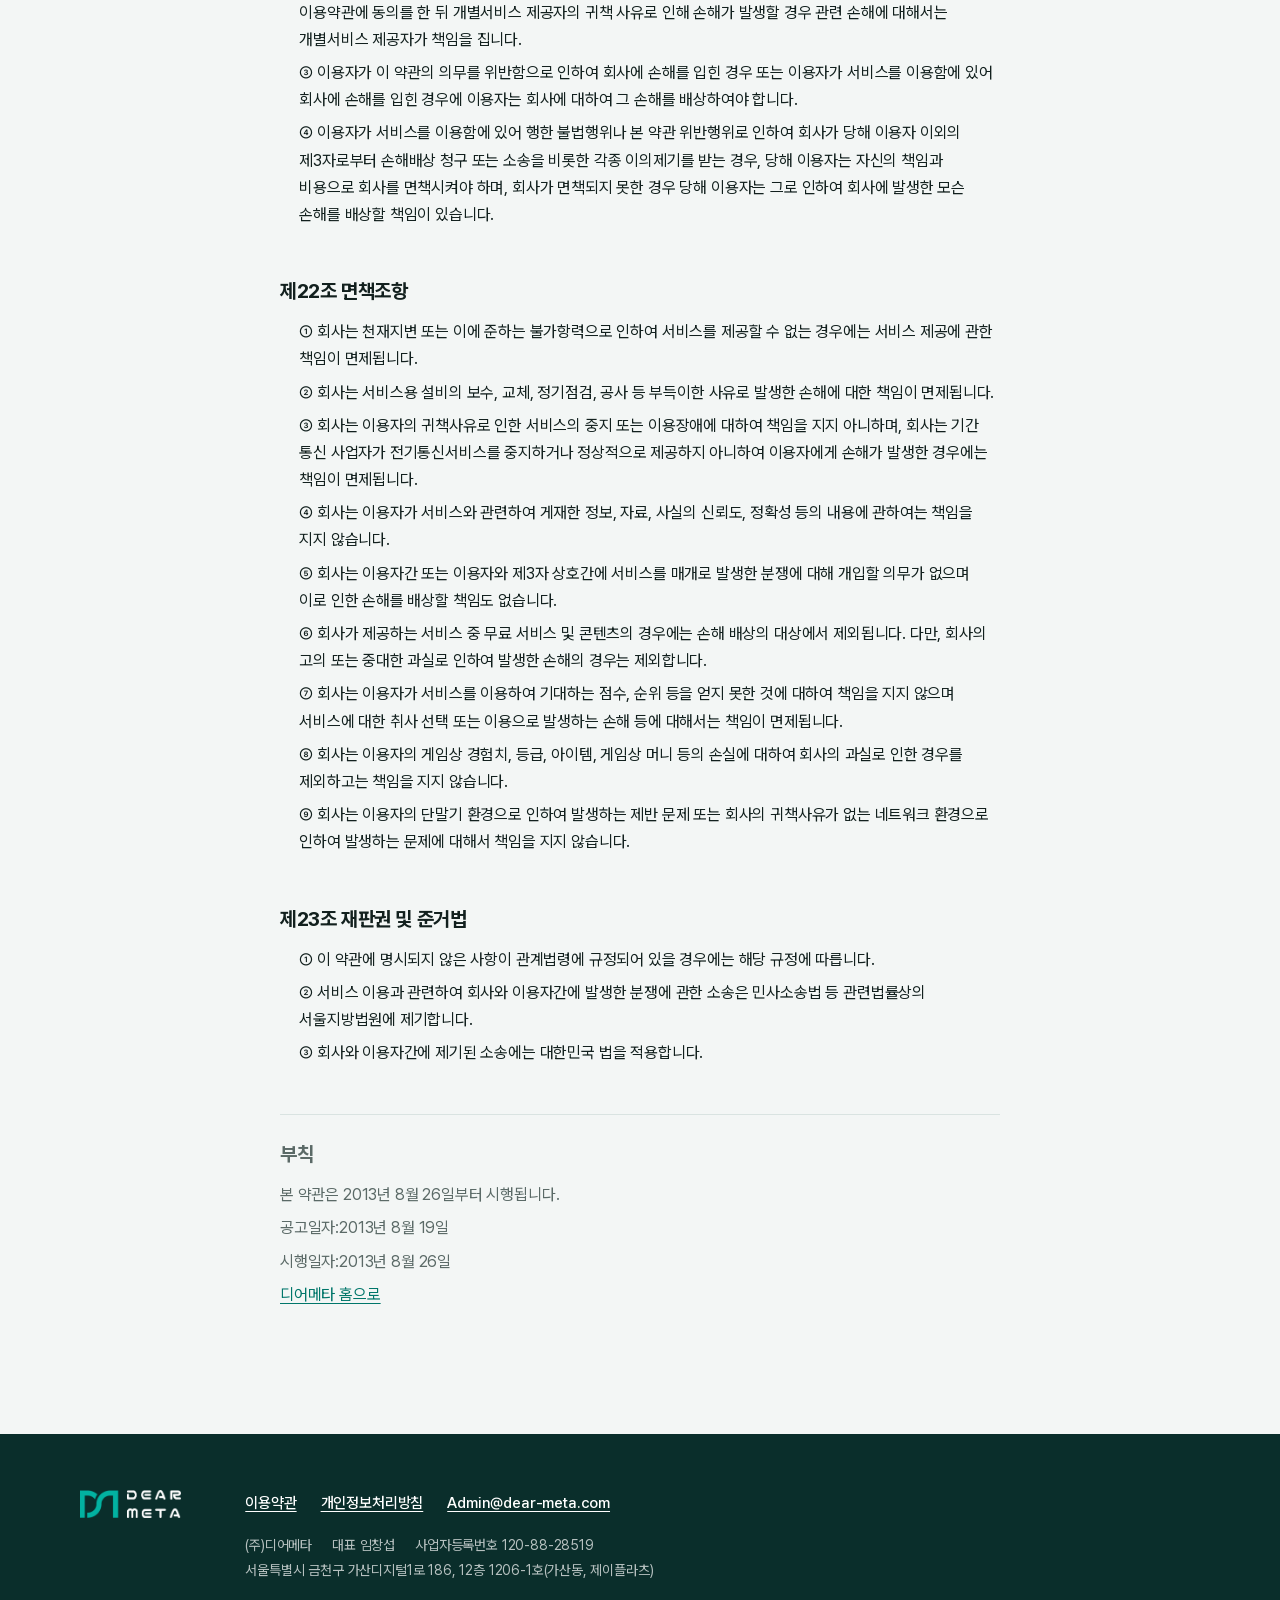
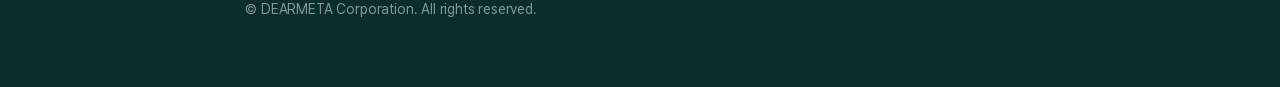
<file: terms/index.html>
<!doctype html>
<html lang="ko">
<head>
<meta charset="utf-8">
<meta name="viewport" content="width=device-width, initial-scale=1, viewport-fit=cover">
<title>이용약관 | 디어메타</title>
<meta name="description" content="(주)디어메타 이용약관">
<meta name="theme-color" content="#0a2e2b">
<link rel="canonical" href="https://dear-meta.com/terms/">
<link rel="icon" type="image/png" href="/assets/img/favicon.png">
<link rel="apple-touch-icon" href="/assets/img/apple-touch-icon.png">
<link rel="stylesheet" href="/assets/css/fonts.css">
<link rel="stylesheet" href="/assets/css/site.css?v=20261029">
</head>
<body>
<a class="skip" href="#main">본문으로 건너뛰기</a>
<header class="masthead">
  <div class="masthead-inner">
    <a class="brand" href="/" aria-label="디어메타 홈"><img src="/assets/img/logo-white.png" alt="DEAR META" width="463" height="128"></a>
    <nav class="nav" aria-label="주요 메뉴">
      <ul>
        <li><a href="/">홈</a></li>
        <li class="hide-sm"><a href="/privacy/">개인정보처리방침</a></li>
        <li class="cta"><a href="mailto:Admin@dear-meta.com">문의하기</a></li>
      </ul>
    </nav>
  </div>
</header>
<main class="doc" id="main">
  <h1>이용약관</h1>
  <p class="meta">공고일 2013년 8월 19일, 시행일 2013년 8월 26일</p>
  <nav class="toc" aria-labelledby="toc-title">
    <h2 id="toc-title">목차</h2>
    <ol>
      <li><a href="#a1">제1조 목적</a></li>
      <li><a href="#a2">제2조 용어의 정의</a></li>
      <li><a href="#a3">제3조 약관의 효력 및 적용과 변경</a></li>
      <li><a href="#a4">제4조 약관의 외 준칙</a></li>
      <li><a href="#a5">제5조 서비스 이용계약의 성립</a></li>
      <li><a href="#a6">제6조 개인정보의 보호 및 사용</a></li>
      <li><a href="#a7">제7조 회사의 의무</a></li>
      <li><a href="#a8">제8조 이용자의 의무</a></li>
      <li><a href="#a9">제9조 게시물에 대한 저작권</a></li>
      <li><a href="#a10">제10조 정보의 제공 및 광고 게재</a></li>
      <li><a href="#a11">제11조 서비스의 제공</a></li>
      <li><a href="#a12">제12조 서비스의 이용</a></li>
      <li><a href="#a13">제13조 서비스의 변경 및 중지</a></li>
      <li><a href="#a14">제14조 서비스 이용 제한</a></li>
      <li><a href="#a15">제15조 유료 콘텐츠의 구매, 사용기간 및 이용</a></li>
      <li><a href="#a16">제16조 대금결제</a></li>
      <li><a href="#a17">제17조 청약 철회 및 구매 대금의 환불 등</a></li>
      <li><a href="#a18">제18조 청약철회 등의 효과</a></li>
      <li><a href="#a19">제19조 과오금의 환불</a></li>
      <li><a href="#a20">제20조 계약 해지 및 서비스 이용 중지 등</a></li>
      <li><a href="#a21">제21조 손해배상</a></li>
      <li><a href="#a22">제22조 면책조항</a></li>
      <li><a href="#a23">제23조 재판권 및 준거법</a></li>
      <li><a href="#a24">&lt;부칙&gt;</a></li>
    </ol>
  </nav>
  <h2 class="clause" id="a1">제1조 목적</h2>
  <p>이 약관은 (주)디어메타(이하 ‘회사’라 합니다.)가 디바이스를 통해 제공하는 모든 게임 서비스 및 웹사이트, 기타 제반 서비스(이하 ‘서비스’라 합니다.)를 이용하는 서비스 이용자(이하 ‘이용자’라 합니다.)와 회사간에 서비스의 이용에 관한 기본적인 사항을 규정하는 것을 목적으로 합니다.</p>
  <h2 class="clause" id="a2">제2조 용어의 정의</h2>
  <p class="l1">① 이 약관에서 사용하는 용어의 정의는 다음과 같습니다.</p>
  <p class="l2">1. 이용자란 본 약관에 따라 이용계약을 체결하고, 회사가 제공하는 모든 게임 및 제반 서비스를 이용하는 자(회원, 비회원 포함)를 말합니다.</p>
  <p class="l2">2. 콘텐츠란 디바이스 등을 통하여 이용할 수 있도록 회사가 제공하는 모든 게임 및 네트워크 서비스, 어플리케이션, 게임 머니 및 게임 아이템 등 서비스와 관련되어 디지털 방식으로 제작된 내용물 일체를 말합니다.</p>
  <p class="l2">3. 디바이스란 콘텐츠를 다운로드 받거나 설치하여 사용할 수 있는 PC, 휴대폰, 스마트폰, PDA, 태블릿, 휴대용 게임기, 콘솔 게임기 등의 기기를 말합니다.</p>
  <p class="l2">4. 어플리케이션이란 회사가 제공하는 서비스를 이용하기 위하여 1항 3에서 설명한 디바이스를 통해 다운로드 받거나 설치하여 사용하는 프로그램 일체를 말합니다.</p>
  <p class="l2">5. 서비스란 유무선네트워크를 통하여 랭킹등록, 게시물 작성, 게임머니 또는 아이템 등의 구매, 네트워크 게임 이용을 할 수 있도록 회사가 제공하는 서비스 일체를 말합니다.</p>
  <p class="l2">6. 닉네임이란 이용자의 식별과 서비스 이용을 위하여 이용자가 선정하고 회사가 부여한 문자 또는 숫자의 조합을 말합니다.</p>
  <p class="l2">7. 닉네임정보라 함은 이용자 가입 시 입력한 정보 또는 동의한 정보 등을 포함한 일반정보 및 이용자의 서비스상 캐릭터, 아이템, 경험치 등을 포함한 게임정보 등을 말합니다.</p>
  <p class="l1">② 이 약관에서 사용하는 용어의 정의는 본 조 제1항에서 정하는 것을 제외하고는 관계법령 및 서비스별 정책에서 정하는 바에 의하며, 이에 정하지 아니한 것은 일반적인 상관례에 따릅니다.</p>
  <h2 class="clause" id="a3">제3조 약관의 효력 및 적용과 변경</h2>
  <p class="l1">① 이 약관은 서비스 이용계약의 성격상 회사의 웹사이트 또는 서비스 이용을 위한 콘텐츠 내에 이 약관을 명시하고, 이용자가 콘텐츠를 설치 및 실행함과 동시에 효력이 발생하게 됩니다.</p>
  <p class="l1">② 이 약관에 동의하는 것은 정기적으로 홈페이지를 방문하여 약관의 변경사항을 확인하는 것에 동의하는 것을 의미합니다.</p>
  <p class="l1">③ 회사는 필요하다고 인정되는 경우 관련 법령의 변경이나 이용자의 권리 및 의무사항을 개선하기 위해 이 약관을 변경할 수 있으며, 변경된 약관은 변경된 약관 적용일 전 7일간(다만, 이용자의 권리 및 의무에 중대한 영향을 미치는 사항에 대하여는 30일간) 회사 홈페이지 등을 통해 이용자에게 고지하고 적용일부터 효력이 발생됩니다.</p>
  <p class="l1">④ 회사가 약관을 개정할 경우에 이용고객은 개정하여 공고된 약관의 전체 또는 일부 내용에 동의하지 않을 권리(이하 &quot;개정약관 동의거부&quot;)가 있으며, 이 경우 서비스 이용을 중단하고 탈퇴할 수 있습니다. 다만, 개정된 이용약관의 효력일로부터 30일 이내에 회사에 “개정약관 동의거부”의 의사표시를 하지 않는 경우에는 개정된 약관에 동의 한 것으로 간주합니다.</p>
  <h2 class="clause" id="a4">제4조 약관의 외 준칙</h2>
  <p>이 약관에 명시되지 않은 사항에 대해서는 정보통신망 이용촉진 등에 관한 법률, 전기통신기본법, 전기통신사업법, 형법, 민법 및 기타 관계법령의 규정에 따릅니다. 다만, 유료서비스 이용약관 및 서비스 운영 정책 등 기타 회사에서 규정하는 정책에 의거 권리 및 의무를 보장 또는 제한 받을 수 있습니다.</p>
  <h2 class="clause" id="a5">제5조 서비스 이용계약의 성립</h2>
  <p class="l1">① 이용계약은 이용자의 어플리케이션 설치 등의 이용신청 및 약관 동의와, 그 이용신청에 대한 회사의 이용승낙으로 성립됩니다.</p>
  <p class="l1">② 이 약관에 대한 동의는 서비스 이용을 위한 어플리케이션 설치 및 이용신청 당시, 회사의 홈페이지에 고시된 이용약관 확인 또는 어플리케이션 내에서 개인정보의 수집 및 이용에 대한 동의 이후 ‘디어메타 게임 서비스 이용약관에 동의합니다’ 에 동의함으로써 이 약관에 동의하는 의사표시가 되며, 어플리케이션 구동과 동시에 계약은 성립됩니다. 만약 개정 및 시행일 이전에 해당 동의 절차 없이 실행한 경우에도 이 약관에 동의한 것으로 간주되며, 동의하지 않을 경우 어플리케이션 로그아웃 및 삭제와 함께 이용자는 이를 철회할 수 있습니다.</p>
  <h2 class="clause" id="a6">제6조 개인정보의 보호 및 사용</h2>
  <p class="l1">① 회사는 관계 법령이 정하는 바에 따라 이용자의 개인정보를 보호하기 위해 노력하며, 개인정보의 보호 및 사용에 대해서는 관련 법령 및 회사의 개인정보취급방침에 따릅니다. 단, 회사의 공식 사이트 이외의 링크된 사이트에서는 회사의 개인정보취급방침이 적용되지 않습니다.</p>
  <p class="l1">② 서비스의 특성에 따라 이용자의 별명, 사진 등 자신을 소개하는 내용이 공개될 수 있습니다.</p>
  <p class="l1">③ 회사는 본인확인을 위해 필요한 경우, 이용자에게 그 이유(용도)를 고지하고 이용자의 신분증 사본 또는 이에 갈음하는 증서를 요구할 수 있습니다. 회사는 이를 미리 고지한 목적 이외로 사용할 수 없으며, 목적 달성 시 지체 없이 파기합니다.</p>
  <p class="l1">④ 회사는 관계 법령에 의해 관련 국가기관 등의 요구가 있는 경우를 제외하고는 이용자의 개인정보를 본인의 승낙 없이 타인에게 제공하지 않습니다.</p>
  <h2 class="clause" id="a7">제7조 회사의 의무</h2>
  <p class="l1">① 회사는 이용자로부터 제기되는 의견이나 불만이 정당하다고 객관적으로 인정될 경우에는 합리적인 기간 내에 신속하게 처리하여야 합니다. 다만, 신속한 처리가 곤란할 경우에는 이용자에게 그 사유와 처리일정을 통보 하여야 합니다.</p>
  <p class="l1">② 회사는 이용자의 계정 정보를 포함한 일체의 개인정보가 회사가 관리하는 서비스 시스템으로부터 유출되지 않도록 하며, 제3자에게 공개 또는 제공되지 아니하도록 보호합니다.</p>
  <p class="l1">③ 회사는 지속적이고 안정적인 서비스의 제공을 위하여 서비스 개선을 하던 중 설비에 장애가 생기거나 데이터 등이 멸실 될 경우 천재지변, 비상사태, 해결이 곤란한 기술적 결함 등 부득이한 사유가 없는 한 지체 없이 이를 수리 또는 복구하도록 최선의 노력을 다합니다.</p>
  <h2 class="clause" id="a8">제8조 이용자의 의무</h2>
  <p class="l1">① 이용자는 본 약관에서 규정하는 사항과 기타 회사가 정한 제반 규정, 회사가 공지하는 사항을 준수하여야 합니다. 또한 이용자는 회사의 업무에 방해가 되는 행위, 회사의 명예를 손상시키는 행위를 해서는 안됩니다.</p>
  <p class="l1">② 이용자는 청소년보호법 등 관계 법령을 준수하여야 합니다. 이용자가 청소년 보호법 등 관계 법령을 위반한 경우는 해당 법령에 의거 처벌을 받게 됩니다.</p>
  <p class="l1">③ 이용자는 회사의 사전 승낙 없이 서비스를 이용하여 영업 활동을 할 수 없으며, 그 영업 활동의 결과에 대한 책임은 이용자에게 있습니다. 또한 이용자가 이와 같은 영업 활동으로 회사에 손해를 끼칠 경우, 회사는 해당 이용자에 대해 서비스 이용 제한 및 적법한 절차를 거쳐 손해배상 등을 청구할 수 있습니다.</p>
  <p class="l1">④ 이용자는 회사 홈페이지 상의 공지 사항 및 이용약관의 수정사항을 수시로 확인하여야 합니다.</p>
  <h2 class="clause" id="a9">제9조 게시물에 대한 저작권</h2>
  <p class="l1">① 이용자가 서비스를 이용하면서 게시한 저작물에 대한 권리와 책임은 이용자 본인에게 있습니다.</p>
  <p class="l1">② 회사가 작성한 저작물에 대한 저작권 기타 지적재산권은 회사에 귀속합니다.</p>
  <p class="l1">③ 이용자가 게시하거나 전달하는 게시물이 다음의 각 호에 해당한다고 판단되는 경우 회사는 사전 통지 없이 삭제시킬 수 있으며 또한 등록을 거부할 수 있습니다.</p>
  <p class="l2">1. 다른 이용자나 타인을 비방하거나, 프라이버시를 침해하거나, 명예를 손상시키는 내용인 경우</p>
  <p class="l2">2. 서비스의 안정적인 운영에 지장을 주거나 줄 우려가 있는 경우</p>
  <p class="l2">3. 범죄적 행위에 관련된다고 인정되는 내용일 경우</p>
  <p class="l2">4. 회사 혹은 제3자의 지적재산권 등 기타 권리를 침해하는 내용인 경우</p>
  <h2 class="clause" id="a10">제10조 정보의 제공 및 광고 게재</h2>
  <p class="l1">① 회사는 본 서비스 등을 유지하기 위하여 광고를 게재할 수 있으며, 이용자는 서비스 이용 시 노출되는 광고게재에 대하여 동의합니다.</p>
  <p class="l1">② 회사가 제공하는, 제3자가 주체인, 제1항의 광고에 이용자가 참여하거나 교신 또는 거래를 함으로써 발생하는 손실 또는 손해에 대해서 회사는 어떠한 책임도 부담하지 않습니다.</p>
  <p class="l1">③ 회사는 서비스 개선 및 이용자 대상 서비스 소개 등을 위한 목적으로 이용자 개인에 대한 추가정보를 요구할 수 있으며, 동 요청에 대해 이용자는 승낙하여 추가정보를 제공하거나 거부할 수 있습니다.</p>
  <p class="l1">④ 회사는 이용자의 사전 동의 하에 이용자로부터 수집한 개인정보를 활용하여 제1항의 광고 및 제3항의 정보 등을 제공하는 경우 SMS, 스마트폰 알림, e-mail을 활용하여 발송할 수 있으며, 이용자는 원하지 않을 경우 언제든지 수신을 거부할 수 있습니다.</p>
  <h2 class="clause" id="a11">제11조 서비스의 제공</h2>
  <p class="l1">① 이용자가 본 약관에 대한 동의 또는 회사의 게임을 다운로드 하거나 네트워크를 이용하여 콘텐츠를 이용하는 시점에 서비스 이용계약이 성립한 것으로 봅니다. 단, 일부 서비스의 경우 회사의 필요에 따라 지정된 일자부터 서비스를 개시할 수 있습니다.</p>
  <p class="l1">② 회사는 이용자에게 게임 서비스를 제공할 수 있고, 게임 서비스를 제공함에 있어 본 약관에 정하고 있는 서비스를 포함하여 기타 부가적인 서비스를 함께 제공할 수 있습니다.</p>
  <p class="l1">③ 회사는 이용자의 등급을 구분하여 이용시간, 이용회수, 제공 서비스의 범위 등을 세분화하여 이용에 차등을 둘 수 있습니다.</p>
  <h2 class="clause" id="a12">제12조 서비스의 이용</h2>
  <p class="l1">① 회사는 서비스를 업무상 또는 기술상 특별한 지장이 없는 한 연중 무휴, 1일 24시간 제공하는 것을 원칙으로 합니다. 단, 시스템 정기점검, 서버의 증설 및 교체, 네트워크의 불안정 등 운영상 필요하다고 판단되는 경우에는 일정기간 동안 서비스를 일시 중지할 수 있으며 이 경우 회사는 사전에 이를 홈페이지에 공지합니다.</p>
  <p class="l1">② 본 조 제1항에도 불구하고 회사는 긴급하고 부득이한 사유로 인해 예고 없이 일시적으로 서비스를 제한하거나 중단할 수 있으며, 이 경우 회사는 사후에 이를 공지할 수 있습니다.</p>
  <p class="l1">③ 회사는 서비스의 안정적인 제공을 위하여 필요할 경우 정기점검을 실시 할 수 있으며, 정기점검의 일정과 시간은 홈페이지에 공지합니다.</p>
  <p class="l1">④ 회사는 전시, 사변, 천재지변 또는 이에 준하는 국가비상상태 등 회사가 통제할 수 없는 상황이나 정전, 서비스 설비의 장애 또는 서비스 이용폭주, 기간통신사업자의 설비 보수 또는 점검 등으로 인하여 정상적인 서비스 제공이 불가능하다고 판단되는 경우 서비스의 전부 또는 일부를 중지할 수 있으며, 이 경우 그 사유와 기간을 사전 또는 사후에 홈페이지를 통하여 이용자에게 공지합니다.</p>
  <p class="l1">⑤ 회사는 스마트 기기를 위한 전용 애플리케이션 또는 네트워크를 이용하여 서비스를 제공하며, 이용자는 애플리케이션을 다운로드하여 설치하거나 네트워크를 이용하여 무료 또는 유료로 서비스를 이용할 수 있습니다.</p>
  <p class="l1">⑥ 유료 서비스의 경우 해당 서비스에 명시된 요금을 지불하여야 사용 가능하며 네트워크를 통해 애플리케이션 다운로드 또는 서비스를 이용하는 경우 가입한 이동통신사에서 정한 별도의 요금이 발생할 수 있습니다.</p>
  <p class="l1">⑦ 다운로드하여 설치한 애플리케이션 또는 네트워크 서비스를 통해 이용하는 서비스의 경우 스마트 기기 또는 이동통신사의 특성에 맞도록 제공되며 스마트 기기의 변경, 번호 변경 및 해외 로밍의 경우 콘텐츠의 전부 또는 일부 기능을 이용할 수 없으며 이 경우 회사는 어떠한 책임도 부담하지 않습니다.</p>
  <p class="l1">⑧ 회사는 관련 법령, 정부 정책 등에 따라 서비스 또는 이용자에 따라 서비스 이용시간을 제한할 수 있으며, 이러한 제한 사항 및 제한에 따라 발생하는 게임 이용 관련 제반 사항에 대해서는 회사가 책임을 부담하지 않습니다.</p>
  <h2 class="clause" id="a13">제13조 서비스의 변경 및 중지</h2>
  <p class="l1">① 회사는 운영상 또는 기술상의 필요에 따라 제공하고 있는 서비스를 변경할 수 있습니다. 변경될 서비스의 내용 및 제공일자 등에 대해서는 홈페이지 또는 앱 실행 후 초기화면에서 이용자에게 사전에 통지합니다. 단, 회사가 사전에 통지할 수 없는 치명적인 버그 발생, 서버기기 결함, 긴급 보안문제 해결 등의 부득이한 사정이 있는 경우는 사후에 통지할 수 있습니다.</p>
  <p class="l1">② 회사는 시장 환경의 변화, 기술적 필요, 개별 서비스 이용자의 선호 감소 기타 게임의 기획이나 운영상 또는 회사의 긴박한 상황 등에 의해 서비스 전부를 중단할 필요가 있는 경우 30일 전에 홈페이지 또는 앱 실행 후 초기화면, 게임 내 공지에 이를 공지하고 서비스의 제공을 중단할 수 있습니다. 이용자는 상기 서비스 중단에 대하여 서비스 제공을 요구하거나 서비스 중단에 대한 배상을 청구할 수 없습니다.</p>
  <p class="l1">③ 회사는 다음 각호에 해당하는 경우 서비스의 전부 또는 일부를 제한하거나 중지할 수 있습니다.</p>
  <p class="l2">1. 전시, 사변, 천재지변 또는 국가비상사태 등 불가항력적인 사유가 있는 경우</p>
  <p class="l2">2. 정전, 제반 설비의 장애 또는 이용량의 폭주 등으로 정상적인 서비스 이용에 지장이 있는 경우</p>
  <p class="l2">3. 서비스용 설비의 보수 등 공사로 인한 부득이한 경우</p>
  <p class="l2">4. 회사의 제반 사정으로 서비스를 할 수 없는 경우</p>
  <p class="l1">④ 회사는 서비스의 변경 및 중지로 발생하는 문제에 대해서는 책임을 지지 않습니다.</p>
  <h2 class="clause" id="a14">제14조 서비스 이용 제한</h2>
  <p class="l1">① 이용자는 다음 각 호에 해당하는 행위를 하여서는 안되며, 해당 행위를 하는 경우에 회사는 이용자의 서비스 이용제한, 관련 정보(글, 사진, 영상 등) 삭제 및 기타의 조치를 포함한 이용제한 조치를 가할 수 있습니다.</p>
  <p class="l2">1. 각종 신청, 변경, 등록 시 허위의 내용을 등록하거나, 타인을 기망하는 행위</p>
  <p class="l2">2. 타인의 정보를 도용한 행위</p>
  <p class="l2">3. 회사로부터 특별한 권리를 받지 않고 회사의 프로그램을 변경하거나, 회사의 서버를 해킹하거나 웹사이트 또는 게시된 정보의 일부분 또는 전체를 임의로 변경하거나, 회사의 서비스를 비정상적인 방법으로 사용하는 행위</p>
  <p class="l2">4. 회사의 운영진이나 직원을 사칭하는 행위</p>
  <p class="l2">5. 회사 프로그램상의 버그를 악용하는 행위</p>
  <p class="l2">6. 정상적이지 아니한 방법으로 사이버 자산(ID, 캐릭터, 아이템, 게임 내 머니 등)을 취득, 양도 또는 매매하는 행위</p>
  <p class="l2">7. 서비스에 위해를 가하거나 서비스를 고의로 방해하는 행위</p>
  <p class="l2">8. 회사의 사전 승낙 없이 서비스를 이용하여 영업활동을 하는 행위</p>
  <p class="l2">9. 본 서비스를 통해 얻은 정보를 회사의 사전 승낙 없이 서비스 이용 외의 목적으로 복제하거나, 이를 출판 및 방송 등에 사용하거나, 제3자에게 제공하는 행위</p>
  <p class="l2">10. 타인의 특허, 상표, 영업비밀, 저작권, 기타 지적재산권을 침해하는 내용을. 전송, 게시 또는 기타의 방법으로 타인에게 유포하는 행위</p>
  <p class="l2">11. 청소년보호법 또는 법에 위반되는 저속, 음란한 내용의 정보, 문장, 도형, 음향, 동영상을 전송, 게시 또는 기타의 방법으로 타인에게 유포하는 행위</p>
  <p class="l2">12. 범죄행위를 목적으로 하거나 범죄행위를 교사, 또는 공공질서 및 미풍양속에 위반되는 저속하거나 음란한 내용의 정보, 문장, 도형, 음향, 동영상을 전송, 게시, 전자우편 또는 기타 방법으로 타인에게 유포하는 행위</p>
  <p class="l2">13. 심히 모욕적이거나 개인신상에 대한 내용이어서 타인의 명예나 프라이버시를 침해할 수 있는 내용을 전송, 게시 또는 기타의 방법으로 타인에게 유포하는 행위</p>
  <p class="l2">14. 다른 이용자를 희롱 또는 위협하거나, 특정 이용자에게 지속적으로 고통 또는 불편을 주는 행위</p>
  <p class="l2">15. 회사의 승인을 받지 않고 다른 사용자의 개인정보를 수집 또는 저장하는 행위</p>
  <p class="l2">16. 범죄와 결부된다고 객관적으로 판단되는 행위</p>
  <p class="l2">17. 본 약관을 포함하여 기타 회사가 정한 제반 규정 또는 이용 조건을 위반하는 행위</p>
  <p class="l2">18. 기타 관계 법령에 위배되는 행위</p>
  <h2 class="clause" id="a15">제15조 유료 콘텐츠의 구매, 사용기간 및 이용</h2>
  <p class="l1">① 이용자는 서비스를 사용하고 있는 단말기의 종류에 따른 각 앱스토어사업자의 결제 운영정책에 따라 유료콘텐츠를 구매할 수 있으며, 해당 결제 정책의 차이로 인해 결제금액의 차이가 발생할 수 있습니다. 또한 유료콘텐츠의 구매 대금은 앱스토어사업자와 연계된 이동통신사나 플랫폼사업자 및 앱스토어사업자가 정하는 방법 및 정책에 따라 부과되며, 납부방식 역시 해당 사업자의 정책을 따릅니다.</p>
  <p class="l1">② 게임 서비스 내에서 이용자가 구매한 유료 콘텐츠는 해당 게임 서비스 애플리케이션을 다운로드 받거나 설치한 단말기에서만 이용할 수 있습니다.</p>
  <p class="l1">③ 이용자가 구매한 유료콘텐츠의 사용기간은 기본적으로 1년이며 이 기간이 경과한 후에는 이용자는 해당 유료콘텐츠에 대한 사용권을 상실합니다. 단, 사용기간이 별도로 명시된 유료콘텐츠의 경우는 구매 시 명시된 사용 기간에 따릅니다. 이용자는 회사가 정하여 별도로 고지한 방법 이외에는 유료 콘텐츠를 이용자 본인의 계정에서만 이용할 수 있으며, 제 3자에게 양도, 대여, 매매할 수 없습니다.</p>
  <h2 class="clause" id="a16">제16조 대금결제</h2>
  <p class="l1">① 콘텐츠에 대한 구매 대금은 원칙적으로 이동통신사와 애플리케이션 스토어 등에서 정하는 정책, 방법 등에 따라 부과되며 납부 방법 역시 정해진 방법에 따라 납부해야 합니다. 회사 및 결제업체(이동통신사, 애플리케이션 스토어 등)의 정책, 정부의 방침 등에 따라 각 결제수단별로 한도가 부여 또는 조정될 수 있습니다.</p>
  <p class="l1">② 이용자가 단말기 및 오픈마켓의 비밀번호 설정 기능 등을 이용하지 않거나 부주의하게 노출하여 발생하는 제3자의 결제에 대하여는 회사가 어떠한 책임도 부담하지 않습니다.</p>
  <h2 class="clause" id="a17">제17조 청약 철회 및 구매 대금의 환불 등</h2>
  <p class="l1">① 이용자가 구매한 유료콘텐츠의 경우에는 계약 체결일 또는 유료콘텐츠 이용가능일로부터 7일 이내에 별도의 수수료 없이 청약철회(구매취소)를 할 수 있습니다. 단, 선물 및 이벤트 등 회사나 제3자로부터 무상으로 제공받은 유료콘텐츠, 청약철회 요청 당시 이미 사용하였거나 사용한 것으로 간주되는 유료콘텐츠 등 이에 준하는 특성을 가진 일부 유료콘텐츠에 대하여는 전자상거래 등에서의 소비자보호에 관한 법률 제17조 제2항 제2호 내지 제3호 및 온라인 디지털콘텐츠산업 발전법 제16조의2에 따라 청약철회(구매취소)가 제한될 수 있습니다. 이 경우 회사는 이용자가 해당 유료콘텐츠 구매 시 고지하는 등 관련 법령에서 정한 바에 따른 조치를 취하기로 합니다.</p>
  <p class="l1">② 다음과 같은 경우 유료콘텐츠의 청약철회가 제한되며 회사는 청약철회가 제한되는 유료콘텐츠에 대해서 결제 전에 청약철회가 제한됨을 표시합니다.</p>
  <p class="l2">1. 구매 후 즉시 사용이 시작되거나 즉시 애플리케이션에 적용되는 아이템의 경우</p>
  <p class="l2">2. 애플리케이션의 정상적인 이용과정에서 결제 없이 획득한 아이템의 경우</p>
  <p class="l2">3. 추가적인 혜택이 제공되는 아이템에서 해당 추가 혜택이 사용된 경우</p>
  <p class="l2">4. 묶음형으로 판매된 아이템의 일부가 사용된 경우</p>
  <p class="l2">5. 개봉행위를 사용으로 볼 수 있거나 개봉 시 효용이 결정되는 캡슐형/확률형 아이템의 경우</p>
  <p class="l1">③ 환불은 서비스를 사용하고 있는 단말기의 운영체제 종류에 따라 각 앱스토어사업자의 환불 운영정책에 따라 진행됩니다.</p>
  <p class="l1">④ 이용자가 실제 정상적인 구매내역이 기록되는 이용대금의 결제를 통하지 않고 게임 서비스 중에 보상으로 취득하거나, 회사가 내부 이벤트 혹은 외부 제휴 이벤트 등을 통하여 지급한 유료 콘텐츠는 환불하지 않습니다.</p>
  <p class="l1">⑤ 청약철회 및 환불 등을 요구할 경우에는 회사 고객센터를 통해 별도의 개인정보 취급 동의 과정을 거친 후 회사의 구매내역 확인에 의해 진행되며, 이 과정 중 플랫폼사업자 또는 앱스토어사업자를 통해 구매내역을 확인하는 절차를 거친 다음 진행됩니다. 회사는 이 과정 중에서 이용자의 정당한 철회 사유를 확인하기 위해 필요 시 이용자에게서 제공받은 정보를 통해 이용자에게 연락하여 정확한 사실 확인을 할 수 있으며, 추가적으로 증빙을 요구할 수 있습니다.</p>
  <p class="l1">⑥ 애플리케이션에서 판매되는 유료콘텐츠를 미성년자가 법정대리인의 동의 없이 결제한 경우, 미성년자 또는 법정대리인은 결제를 취소할 수 있습니다. 단, 미성년자의 유료콘텐츠 결제가 법정대리인으로부터 처분을 허락 받은 재산의 범위 내인 경우 또는 미성년자가 사술 등을 사용하여 성년자로 믿게 한 때에는 취소가 제한됩니다. 유료콘텐츠 구매자가 미성년자인지 여부는 결제가 진행된 단말기 또는 신용카드 등 결제수단의 명의자를 기준으로 판단됩니다. 미성년자 결제취소를 요청하시는 경우 회사의 필요에 따라 미성년자 및 법정대리인을 증명할 수 있는 서류를 제출하여야 합니다.</p>
  <p class="l1">⑦ 애플리케이션을 통한 결제는 오픈마켓사업자가 제공하는 결제방식에 따릅니다. 따라서 결제 과정에서 과오금이 발생하는 경우 원칙적으로 오픈마켓사업자에게 환급을 요청하여야 합니다. 단, 오픈마켓사업자의 정책, 시스템에 따라 가능한 경우 회사가 오픈마켓사업자에게 필요한 환급절차의 이행을 요청할 수도 있습니다.</p>
  <p class="l1">⑧ 선물하기 기능을 통하여 이루어진 유료콘텐츠 결제에 대하여는 구매한 유료콘텐츠에 하자가 있는 경우를 제외하고는 원칙적으로 결제 취소 및 환급이 불가하며, 유료콘텐츠의 하자로 인한 환급은 선물을 보낸 이용자에 한하여 가능합니다.</p>
  <p class="l1">⑨ 회사는 이용자로부터 환불에 필요한 관련 서류를 받은 날로부터 최대한 조속한 시일 내에 환불을 완료하도록 노력합니다.</p>
  <h2 class="clause" id="a18">제18조 청약철회 등의 효과</h2>
  <p>회사는 이용자로부터 재화 등을 반환 받은 경우 3영업일 이내에 대금을 환급합니다 단, 수납확인이 필요한 결제수단의 경우에는 수납확인일로부터 3영업일 이내에 이를 환급하도록 합니다. 이 경우 회사가 환급을 지연한 때에는 그 지연기간에 대하여 관련 법령에서 정한 이율을 곱하여 산정한 지연이자를 지급합니다.</p>
  <h2 class="clause" id="a19">제19조 과오금의 환불</h2>
  <p class="l1">① 회사의 고의 또는 귀책사유로 과오금이 발생하는 경우, 과오금을 이용자에게 환불합니다. 단, 이용자의 고의 또는 귀책 사유로 과오금이 발생한 경우, 회사가 과오금을 환불하는데 소요되는 비용은 합리적인 범위 내에서 이용자가 부담하도록 합니다.</p>
  <p class="l1">② 애플리케이션을 통한 결제는 오픈마켓사업자가 제공하는 결제방식에 따릅니다. 따라서 결제 과정에서 과오금이 발생하는 경우 원칙적으로 오픈마켓사업자에게 환급을 요청하여야 합니다. 단, 오픈마켓사업자의 정책, 시스템에 따라 가능한 경우 회사가 오픈마켓사업자에게 필요한 환급절차의 이행을 요청할 수도 있습니다.</p>
  <p class="l1">③ 애플리케이션 다운로드 또는 네트워크 서비스를 이용하여 발생되는 요금(통화료, 데이터 통화료 등)은 환불 대상에서 제외될 수 있습니다.</p>
  <h2 class="clause" id="a20">제20조 계약 해지 및 서비스 이용 중지 등</h2>
  <p class="l1">① 이용자는 언제든지 서비스 이용을 원하지 않는 경우 회원탈퇴를 통해 계약을 해지할 수 있습니다. 탈퇴는 즉시 처리되며 탈퇴 시 이용자가 보유한 콘텐츠 정보는 모두 삭제되어 복구가 불가능합니다.</p>
  <p class="l1">② 이용자가 다음 각 호의 사유에 해당하는 행위를 한 경우, 이용계약을 해지하거나 또는 기간을 정하여 서비스 이용을 중지 할 수 있습니다.</p>
  <p class="l2">1. 서비스 신청 시에 허위 내용을 등록한 경우</p>
  <p class="l2">2. 서비스 운영을 고의로 방해한 경우</p>
  <p class="l2">3. 타인의 서비스 아이디 및 비밀번호를 도용한 경우</p>
  <p class="l2">4. 서비스의 안정적 운영을 방해할 목적으로 다량의 정보를 전송하거나 광고성 정보를 전송하는 경우</p>
  <p class="l2">5. 회사 및 이용자에게 피해를 유발시키는 컴퓨터 바이러스 프로그램 등을 유포하는 경우</p>
  <p class="l2">6. 타인의 명예를 손상시키거나 불이익을 주는 행위를 한 경우</p>
  <p class="l2">7. 회사 및 다른 회원 또는 타인의 지적재산권을 침해하는 경우</p>
  <p class="l2">8. 회사의 서비스 정보를 이용하여 얻은 정보를 회사의 사전 승낙 없이 복제 또는 유통시키거나 상업적으로 이용하는 경우 또는 회사의 서비스를 사칭하여 메시지 등을 발송한 경우</p>
  <p class="l2">9. 음란물을 게재하거나 음란사이트를 링크하는 경우</p>
  <p class="l2">10. 그 외 서비스정책에 위배되는 사항</p>
  <p class="l1">③ 전항의 규정에 따라 이용계약을 해지하거나 중단하는 경우 이용자는 다운로드 받은 콘텐츠를 사용할 수 없으며, 기 지급한 콘텐츠 구매 대금 및 데이터 통화료, 월정액 서비스 이용료 등을 반환 받을 수 없습니다.</p>
  <h2 class="clause" id="a21">제21조 손해배상</h2>
  <p class="l1">① 회사는 회사가 제공하는 무료 서비스 이용과 관련하여 이용자에게 발생한 어떠한 손해에 대해서도 책임을 지지 않습니다. 다만, 회사의 귀책사유로 인한 것일 경우에는 이용자가 입은 손해에 대해 배상합니다.</p>
  <p class="l1">② 회사가 개별서비스 제공자와 제휴 계약을 맺고 이용자에게 개별서비스를 제공함에 있어 이용자가 개별서비스 이용약관에 동의를 한 뒤 개별서비스 제공자의 귀책 사유로 인해 손해가 발생할 경우 관련 손해에 대해서는 개별서비스 제공자가 책임을 집니다.</p>
  <p class="l1">③ 이용자가 이 약관의 의무를 위반함으로 인하여 회사에 손해를 입힌 경우 또는 이용자가 서비스를 이용함에 있어 회사에 손해를 입힌 경우에 이용자는 회사에 대하여 그 손해를 배상하여야 합니다.</p>
  <p class="l1">④ 이용자가 서비스를 이용함에 있어 행한 불법행위나 본 약관 위반행위로 인하여 회사가 당해 이용자 이외의 제3자로부터 손해배상 청구 또는 소송을 비롯한 각종 이의제기를 받는 경우, 당해 이용자는 자신의 책임과 비용으로 회사를 면책시켜야 하며, 회사가 면책되지 못한 경우 당해 이용자는 그로 인하여 회사에 발생한 모슨 손해를 배상할 책임이 있습니다.</p>
  <h2 class="clause" id="a22">제22조 면책조항</h2>
  <p class="l1">① 회사는 천재지변 또는 이에 준하는 불가항력으로 인하여 서비스를 제공할 수 없는 경우에는 서비스 제공에 관한 책임이 면제됩니다.</p>
  <p class="l1">② 회사는 서비스용 설비의 보수, 교체, 정기점검, 공사 등 부득이한 사유로 발생한 손해에 대한 책임이 면제됩니다.</p>
  <p class="l1">③ 회사는 이용자의 귀책사유로 인한 서비스의 중지 또는 이용장애에 대하여 책임을 지지 아니하며, 회사는 기간 통신 사업자가 전기통신서비스를 중지하거나 정상적으로 제공하지 아니하여 이용자에게 손해가 발생한 경우에는 책임이 면제됩니다.</p>
  <p class="l1">④ 회사는 이용자가 서비스와 관련하여 게재한 정보, 자료, 사실의 신뢰도, 정확성 등의 내용에 관하여는 책임을 지지 않습니다.</p>
  <p class="l1">⑤ 회사는 이용자간 또는 이용자와 제3자 상호간에 서비스를 매개로 발생한 분쟁에 대해 개입할 의무가 없으며 이로 인한 손해를 배상할 책임도 없습니다.</p>
  <p class="l1">⑥ 회사가 제공하는 서비스 중 무료 서비스 및 콘텐츠의 경우에는 손해 배상의 대상에서 제외됩니다. 다만, 회사의 고의 또는 중대한 과실로 인하여 발생한 손해의 경우는 제외합니다.</p>
  <p class="l1">⑦ 회사는 이용자가 서비스를 이용하여 기대하는 점수, 순위 등을 얻지 못한 것에 대하여 책임을 지지 않으며 서비스에 대한 취사 선택 또는 이용으로 발생하는 손해 등에 대해서는 책임이 면제됩니다.</p>
  <p class="l1">⑧ 회사는 이용자의 게임상 경험치, 등급, 아이템, 게임상 머니 등의 손실에 대하여 회사의 과실로 인한 경우를 제외하고는 책임을 지지 않습니다.</p>
  <p class="l1">⑨ 회사는 이용자의 단말기 환경으로 인하여 발생하는 제반 문제 또는 회사의 귀책사유가 없는 네트워크 환경으로 인하여 발생하는 문제에 대해서 책임을 지지 않습니다.</p>
  <h2 class="clause" id="a23">제23조 재판권 및 준거법</h2>
  <p class="l1">① 이 약관에 명시되지 않은 사항이 관계법령에 규정되어 있을 경우에는 해당 규정에 따릅니다.</p>
  <p class="l1">② 서비스 이용과 관련하여 회사와 이용자간에 발생한 분쟁에 관한 소송은 민사소송법 등 관련법률상의 서울지방법원에 제기합니다.</p>
  <p class="l1">③ 회사와 이용자간에 제기된 소송에는 대한민국 법을 적용합니다.</p>
  <div class="appendix">
  <h2 class="clause" id="a24">부칙</h2>
  <p>본 약관은 2013년 8월 26일부터 시행됩니다.</p>
  <p>공고일자:2013년 8월 19일</p>
  <p>시행일자:2013년 8월 26일</p>
  </div>
  <p class="back"><a href="/">디어메타 홈으로</a></p>
</main>
<footer class="wall footer">
  <div class="wrap footer-inner">
    <a class="brand" href="/" aria-label="디어메타 홈"><img src="/assets/img/logo-white.png" alt="DEAR META" width="463" height="128"></a>
    <div>
      <nav aria-label="정책 및 문의">
        <ul>
          <li><a href="/terms/">이용약관</a></li>
          <li><a href="/privacy/">개인정보처리방침</a></li>
          <li><a href="mailto:Admin@dear-meta.com">Admin@dear-meta.com</a></li>
        </ul>
      </nav>
      <p class="company"><span>(주)디어메타</span><span>대표 임창섭</span><span>사업자등록번호 120-88-28519</span></p>
      <p>서울특별시 금천구 가산디지털1로 186, 12층 1206-1호(가산동, 제이플라츠)</p>
      <p class="copy">© DEARMETA Corporation. All rights reserved.</p>
    </div>
  </div>
</footer>
</body>
</html>
</file>
<file: assets/css/fonts.css>
/* Orbit (SIL OFL 1.1, via @fontsource/orbit) */
/* orbit-[0]-400-normal */
@font-face {
  font-family: 'Orbit';
  font-style: normal;
  font-display: swap;
  font-weight: 400;
  src: url(../fonts/orbit/orbit-0-400-normal.woff2) format('woff2');
  unicode-range: U+f9ca-fa0b,U+ff03-ff05,U+ff07,U+ff0a-ff0b,U+ff0d-ff19,U+ff1b,U+ff1d,U+ff20-ff5b,U+ff5d,U+ffe0-ffe3,U+ffe5-ffe6;
}

/* orbit-[2]-400-normal */
@font-face {
  font-family: 'Orbit';
  font-style: normal;
  font-display: swap;
  font-weight: 400;
  src: url(../fonts/orbit/orbit-2-400-normal.woff2) format('woff2');
  unicode-range: U+d723-d728,U+d72a-d733,U+d735-d748,U+d74a-d74f,U+d752-d753,U+d755-d757,U+d75a-d75f,U+d762-d764,U+d766-d768,U+d76a-d76b,U+d76d-d76f,U+d771-d787,U+d789-d78b,U+d78d-d78f,U+d791-d797,U+d79a,U+d79c,U+d79e-d7a3,U+f900-f909,U+f90b-f92e;
}

/* orbit-[3]-400-normal */
@font-face {
  font-family: 'Orbit';
  font-style: normal;
  font-display: swap;
  font-weight: 400;
  src: url(../fonts/orbit/orbit-3-400-normal.woff2) format('woff2');
  unicode-range: U+d679-d68b,U+d68e-d69e,U+d6a0,U+d6a2-d6a7,U+d6a9-d6c3,U+d6c6-d6c7,U+d6c9-d6cb,U+d6cd-d6d3,U+d6d5-d6d6,U+d6d8-d6e3,U+d6e5-d6e7,U+d6e9-d6fb,U+d6fd-d717,U+d719-d71f,U+d721-d722;
}

/* orbit-[4]-400-normal */
@font-face {
  font-family: 'Orbit';
  font-style: normal;
  font-display: swap;
  font-weight: 400;
  src: url(../fonts/orbit/orbit-4-400-normal.woff2) format('woff2');
  unicode-range: U+d5bc-d5c7,U+d5ca-d5cb,U+d5cd-d5cf,U+d5d1-d5d7,U+d5d9-d5da,U+d5dc,U+d5de-d5e3,U+d5e6-d5e7,U+d5e9-d5eb,U+d5ed-d5f6,U+d5f8,U+d5fa-d5ff,U+d602-d603,U+d605-d607,U+d609-d60f,U+d612-d613,U+d616-d61b,U+d61d-d637,U+d63a-d63b,U+d63d-d63f,U+d641-d647,U+d64a-d64c,U+d64e-d653,U+d656-d657,U+d659-d65b,U+d65d-d666,U+d668,U+d66a-d678;
}

/* orbit-[5]-400-normal */
@font-face {
  font-family: 'Orbit';
  font-style: normal;
  font-display: swap;
  font-weight: 400;
  src: url(../fonts/orbit/orbit-5-400-normal.woff2) format('woff2');
  unicode-range: U+d507,U+d509-d50b,U+d50d-d513,U+d515-d53b,U+d53e-d53f,U+d541-d543,U+d545-d54c,U+d54e,U+d550,U+d552-d557,U+d55a-d55b,U+d55d-d55f,U+d561-d564,U+d566-d567,U+d56a,U+d56c,U+d56e-d573,U+d576-d577,U+d579-d583,U+d585-d586,U+d58a-d5a4,U+d5a6-d5bb;
}

/* orbit-[6]-400-normal */
@font-face {
  font-family: 'Orbit';
  font-style: normal;
  font-display: swap;
  font-weight: 400;
  src: url(../fonts/orbit/orbit-6-400-normal.woff2) format('woff2');
  unicode-range: U+d464-d477,U+d47a-d47b,U+d47d-d47f,U+d481-d487,U+d489-d48a,U+d48c,U+d48e-d4e7,U+d4e9-d503,U+d505-d506;
}

/* orbit-[7]-400-normal */
@font-face {
  font-family: 'Orbit';
  font-style: normal;
  font-display: swap;
  font-weight: 400;
  src: url(../fonts/orbit/orbit-7-400-normal.woff2) format('woff2');
  unicode-range: U+d3bf-d3c7,U+d3ca-d3cf,U+d3d1-d3eb,U+d3ee-d3ef,U+d3f1-d3f3,U+d3f5-d3fb,U+d3fd-d400,U+d402-d45b,U+d45d-d463;
}

/* orbit-[8]-400-normal */
@font-face {
  font-family: 'Orbit';
  font-style: normal;
  font-display: swap;
  font-weight: 400;
  src: url(../fonts/orbit/orbit-8-400-normal.woff2) format('woff2');
  unicode-range: U+d2ff,U+d302-d304,U+d306-d30b,U+d30f,U+d311-d313,U+d315-d31b,U+d31e,U+d322-d324,U+d326-d327,U+d32a-d32b,U+d32d-d32f,U+d331-d337,U+d339-d33c,U+d33e-d37b,U+d37e-d37f,U+d381-d383,U+d385-d38b,U+d38e-d390,U+d392-d397,U+d39a-d39b,U+d39d-d39f,U+d3a1-d3a7,U+d3a9-d3aa,U+d3ac,U+d3ae-d3b3,U+d3b5-d3b7,U+d3b9-d3bb,U+d3bd-d3be;
}

/* orbit-[9]-400-normal */
@font-face {
  font-family: 'Orbit';
  font-style: normal;
  font-display: swap;
  font-weight: 400;
  src: url(../fonts/orbit/orbit-9-400-normal.woff2) format('woff2');
  unicode-range: U+d257-d27f,U+d281-d29b,U+d29d-d29f,U+d2a1-d2ab,U+d2ad-d2b7,U+d2ba-d2bb,U+d2bd-d2bf,U+d2c1-d2c7,U+d2c9-d2ef,U+d2f2-d2f3,U+d2f5-d2f7,U+d2f9-d2fe;
}

/* orbit-[10]-400-normal */
@font-face {
  font-family: 'Orbit';
  font-style: normal;
  font-display: swap;
  font-weight: 400;
  src: url(../fonts/orbit/orbit-10-400-normal.woff2) format('woff2');
  unicode-range: U+d1b4,U+d1b6-d1f3,U+d1f5-d22b,U+d22e-d22f,U+d231-d233,U+d235-d23b,U+d23d-d240,U+d242-d256;
}

/* orbit-[11]-400-normal */
@font-face {
  font-family: 'Orbit';
  font-style: normal;
  font-display: swap;
  font-weight: 400;
  src: url(../fonts/orbit/orbit-11-400-normal.woff2) format('woff2');
  unicode-range: U+d105-d12f,U+d132-d133,U+d135-d137,U+d139-d13f,U+d141-d142,U+d144,U+d146-d14b,U+d14e-d14f,U+d151-d153,U+d155-d15b,U+d15e-d187,U+d189-d19f,U+d1a2-d1a3,U+d1a5-d1a7,U+d1a9-d1af,U+d1b2-d1b3;
}

/* orbit-[12]-400-normal */
@font-face {
  font-family: 'Orbit';
  font-style: normal;
  font-display: swap;
  font-weight: 400;
  src: url(../fonts/orbit/orbit-12-400-normal.woff2) format('woff2');
  unicode-range: U+d04b-d04f,U+d051-d057,U+d059-d06b,U+d06d-d06f,U+d071-d073,U+d075-d07b,U+d07e-d0a3,U+d0a6-d0a7,U+d0a9-d0ab,U+d0ad-d0b3,U+d0b6,U+d0b8,U+d0ba-d0bf,U+d0c2-d0c3,U+d0c5-d0c7,U+d0c9-d0cf,U+d0d2,U+d0d6-d0db,U+d0de-d0df,U+d0e1-d0e3,U+d0e5-d0eb,U+d0ee-d0f0,U+d0f2-d104;
}

/* orbit-[13]-400-normal */
@font-face {
  font-family: 'Orbit';
  font-style: normal;
  font-display: swap;
  font-weight: 400;
  src: url(../fonts/orbit/orbit-13-400-normal.woff2) format('woff2');
  unicode-range: U+cfa2-cfc3,U+cfc5-cfdf,U+cfe2-cfe3,U+cfe5-cfe7,U+cfe9-cff4,U+cff6-cffb,U+cffd-cfff,U+d001-d003,U+d005-d017,U+d019-d033,U+d036-d037,U+d039-d03b,U+d03d-d04a;
}

/* orbit-[14]-400-normal */
@font-face {
  font-family: 'Orbit';
  font-style: normal;
  font-display: swap;
  font-weight: 400;
  src: url(../fonts/orbit/orbit-14-400-normal.woff2) format('woff2');
  unicode-range: U+cef0-cef3,U+cef6,U+cef9-ceff,U+cf01-cf03,U+cf05-cf07,U+cf09-cf0f,U+cf11-cf12,U+cf14-cf1b,U+cf1d-cf1f,U+cf21-cf2f,U+cf31-cf53,U+cf56-cf57,U+cf59-cf5b,U+cf5d-cf63,U+cf66,U+cf68,U+cf6a-cf6f,U+cf71-cf84,U+cf86-cf8b,U+cf8d-cfa1;
}

/* orbit-[15]-400-normal */
@font-face {
  font-family: 'Orbit';
  font-style: normal;
  font-display: swap;
  font-weight: 400;
  src: url(../fonts/orbit/orbit-15-400-normal.woff2) format('woff2');
  unicode-range: U+ce3c-ce57,U+ce5a-ce5b,U+ce5d-ce5f,U+ce61-ce67,U+ce6a,U+ce6c,U+ce6e-ce73,U+ce76-ce77,U+ce79-ce7b,U+ce7d-ce83,U+ce85-ce88,U+ce8a-ce8f,U+ce91-ce93,U+ce95-ce97,U+ce99-ce9f,U+cea2,U+cea4-ceab,U+cead-cee3,U+cee6-cee7,U+cee9-ceeb,U+ceed-ceef;
}

/* orbit-[16]-400-normal */
@font-face {
  font-family: 'Orbit';
  font-style: normal;
  font-display: swap;
  font-weight: 400;
  src: url(../fonts/orbit/orbit-16-400-normal.woff2) format('woff2');
  unicode-range: U+cd92-cd93,U+cd96-cd97,U+cd99-cd9b,U+cd9d-cda3,U+cda6-cda8,U+cdaa-cdaf,U+cdb1-cdc3,U+cdc5-cdcb,U+cdcd-cde7,U+cde9-ce03,U+ce05-ce1f,U+ce22-ce34,U+ce36-ce3b;
}

/* orbit-[17]-400-normal */
@font-face {
  font-family: 'Orbit';
  font-style: normal;
  font-display: swap;
  font-weight: 400;
  src: url(../fonts/orbit/orbit-17-400-normal.woff2) format('woff2');
  unicode-range: U+ccef-cd07,U+cd0a-cd0b,U+cd0d-cd1a,U+cd1c,U+cd1e-cd2b,U+cd2d-cd5b,U+cd5d-cd77,U+cd79-cd91;
}

/* orbit-[18]-400-normal */
@font-face {
  font-family: 'Orbit';
  font-style: normal;
  font-display: swap;
  font-weight: 400;
  src: url(../fonts/orbit/orbit-18-400-normal.woff2) format('woff2');
  unicode-range: U+cc3f-cc43,U+cc46-cc47,U+cc49-cc4b,U+cc4d-cc53,U+cc55-cc58,U+cc5a-cc5f,U+cc61-cc97,U+cc9a-cc9b,U+cc9d-cc9f,U+cca1-cca7,U+ccaa,U+ccac,U+ccae-ccb3,U+ccb6-ccb7,U+ccb9-ccbb,U+ccbd-cccf,U+ccd1-cce3,U+cce5-ccee;
}

/* orbit-[19]-400-normal */
@font-face {
  font-family: 'Orbit';
  font-style: normal;
  font-display: swap;
  font-weight: 400;
  src: url(../fonts/orbit/orbit-19-400-normal.woff2) format('woff2');
  unicode-range: U+cb91-cbd3,U+cbd5-cbe3,U+cbe5-cc0b,U+cc0e-cc0f,U+cc11-cc13,U+cc15-cc1b,U+cc1d-cc20,U+cc23-cc27,U+cc2a-cc2b,U+cc2d,U+cc2f,U+cc31-cc37,U+cc3a,U+cc3c;
}

/* orbit-[20]-400-normal */
@font-face {
  font-family: 'Orbit';
  font-style: normal;
  font-display: swap;
  font-weight: 400;
  src: url(../fonts/orbit/orbit-20-400-normal.woff2) format('woff2');
  unicode-range: U+caf4-cb47,U+cb4a-cb90;
}

/* orbit-[21]-400-normal */
@font-face {
  font-family: 'Orbit';
  font-style: normal;
  font-display: swap;
  font-weight: 400;
  src: url(../fonts/orbit/orbit-21-400-normal.woff2) format('woff2');
  unicode-range: U+ca4a-ca4b,U+ca4e-ca4f,U+ca51-ca53,U+ca55-ca5b,U+ca5d-ca60,U+ca62-ca83,U+ca85-cabb,U+cabe-cabf,U+cac1-cac3,U+cac5-cacb,U+cacd-cad0,U+cad2,U+cad4-cad8,U+cada-caf3;
}

/* orbit-[22]-400-normal */
@font-face {
  font-family: 'Orbit';
  font-style: normal;
  font-display: swap;
  font-weight: 400;
  src: url(../fonts/orbit/orbit-22-400-normal.woff2) format('woff2');
  unicode-range: U+c996-c997,U+c99a-c99c,U+c99e-c9bf,U+c9c2-c9c3,U+c9c5-c9c7,U+c9c9-c9cf,U+c9d2,U+c9d4,U+c9d7-c9d8,U+c9db,U+c9de-c9df,U+c9e1-c9e3,U+c9e5-c9e6,U+c9e8-c9eb,U+c9ee-c9f0,U+c9f2-c9f7,U+c9f9-ca0b,U+ca0d-ca28,U+ca2a-ca49;
}

/* orbit-[23]-400-normal */
@font-face {
  font-family: 'Orbit';
  font-style: normal;
  font-display: swap;
  font-weight: 400;
  src: url(../fonts/orbit/orbit-23-400-normal.woff2) format('woff2');
  unicode-range: U+c8e9-c8f4,U+c8f6-c8fb,U+c8fe-c8ff,U+c901-c903,U+c905-c90b,U+c90e-c910,U+c912-c917,U+c919-c92b,U+c92d-c94f,U+c951-c953,U+c955-c96b,U+c96d-c973,U+c975-c987,U+c98a-c98b,U+c98d-c98f,U+c991-c995;
}

/* orbit-[24]-400-normal */
@font-face {
  font-family: 'Orbit';
  font-style: normal;
  font-display: swap;
  font-weight: 400;
  src: url(../fonts/orbit/orbit-24-400-normal.woff2) format('woff2');
  unicode-range: U+c841-c84b,U+c84d-c86f,U+c872-c873,U+c875-c877,U+c879-c87f,U+c882-c884,U+c887-c88a,U+c88d-c8c3,U+c8c5-c8df,U+c8e1-c8e8;
}

/* orbit-[25]-400-normal */
@font-face {
  font-family: 'Orbit';
  font-style: normal;
  font-display: swap;
  font-weight: 400;
  src: url(../fonts/orbit/orbit-25-400-normal.woff2) format('woff2');
  unicode-range: U+c779-c77b,U+c77e-c782,U+c786,U+c78b,U+c78d,U+c78f,U+c792-c793,U+c795,U+c797,U+c799-c79f,U+c7a2,U+c7a7-c7ab,U+c7ae-c7bb,U+c7bd-c7c0,U+c7c2-c7c7,U+c7c9-c7dc,U+c7de-c7ff,U+c802-c803,U+c805-c807,U+c809,U+c80b-c80f,U+c812,U+c814,U+c817-c81b,U+c81e-c81f,U+c821-c823,U+c825-c82e,U+c830-c837,U+c839-c83b,U+c83d-c840;
}

/* orbit-[26]-400-normal */
@font-face {
  font-family: 'Orbit';
  font-style: normal;
  font-display: swap;
  font-weight: 400;
  src: url(../fonts/orbit/orbit-26-400-normal.woff2) format('woff2');
  unicode-range: U+c6bb-c6bf,U+c6c2,U+c6c4,U+c6c6-c6cb,U+c6ce-c6cf,U+c6d1-c6d3,U+c6d5-c6db,U+c6dd-c6df,U+c6e1-c6e7,U+c6e9-c6eb,U+c6ed-c6ef,U+c6f1-c6f8,U+c6fa-c703,U+c705-c707,U+c709-c70b,U+c70d-c716,U+c718,U+c71a-c71f,U+c722-c723,U+c725-c727,U+c729-c734,U+c736-c73b,U+c73e-c73f,U+c741-c743,U+c745-c74b,U+c74e-c750,U+c752-c757,U+c759-c773,U+c776-c777;
}

/* orbit-[27]-400-normal */
@font-face {
  font-family: 'Orbit';
  font-style: normal;
  font-display: swap;
  font-weight: 400;
  src: url(../fonts/orbit/orbit-27-400-normal.woff2) format('woff2');
  unicode-range: U+c5f5-c5fb,U+c5fe,U+c602-c605,U+c607,U+c609-c60f,U+c611-c61a,U+c61c-c623,U+c626-c627,U+c629-c62b,U+c62d,U+c62f-c632,U+c636,U+c638,U+c63a-c63f,U+c642-c643,U+c645-c647,U+c649-c652,U+c656-c65b,U+c65d-c65f,U+c661-c663,U+c665-c677,U+c679-c67b,U+c67d-c693,U+c696-c697,U+c699-c69b,U+c69d-c6a3,U+c6a6,U+c6a8,U+c6aa-c6af,U+c6b2-c6b3,U+c6b5-c6b7,U+c6b9-c6ba;
}

/* orbit-[28]-400-normal */
@font-face {
  font-family: 'Orbit';
  font-style: normal;
  font-display: swap;
  font-weight: 400;
  src: url(../fonts/orbit/orbit-28-400-normal.woff2) format('woff2');
  unicode-range: U+c517-c527,U+c52a-c52b,U+c52d-c52f,U+c531-c538,U+c53a,U+c53c,U+c53e-c543,U+c546-c547,U+c54b,U+c54d-c552,U+c556,U+c55a-c55b,U+c55d,U+c55f,U+c562-c563,U+c565-c567,U+c569-c56f,U+c572,U+c574,U+c576-c57b,U+c57e-c57f,U+c581-c583,U+c585-c586,U+c588-c58b,U+c58e,U+c590,U+c592-c596,U+c599-c5b3,U+c5b6-c5b7,U+c5ba,U+c5be-c5c3,U+c5ca-c5cb,U+c5cd,U+c5cf,U+c5d2-c5d3,U+c5d5-c5d7,U+c5d9-c5df,U+c5e1-c5e2,U+c5e4,U+c5e6-c5eb,U+c5ef,U+c5f1-c5f3;
}

/* orbit-[29]-400-normal */
@font-face {
  font-family: 'Orbit';
  font-style: normal;
  font-display: swap;
  font-weight: 400;
  src: url(../fonts/orbit/orbit-29-400-normal.woff2) format('woff2');
  unicode-range: U+c475-c4ef,U+c4f2-c4f3,U+c4f5-c4f7,U+c4f9-c4ff,U+c502-c50b,U+c50d-c516;
}

/* orbit-[30]-400-normal */
@font-face {
  font-family: 'Orbit';
  font-style: normal;
  font-display: swap;
  font-weight: 400;
  src: url(../fonts/orbit/orbit-30-400-normal.woff2) format('woff2');
  unicode-range: U+c3d0-c3d7,U+c3da-c3db,U+c3dd-c3de,U+c3e1-c3ec,U+c3ee-c3f3,U+c3f5-c42b,U+c42d-c463,U+c466-c474;
}

/* orbit-[31]-400-normal */
@font-face {
  font-family: 'Orbit';
  font-style: normal;
  font-display: swap;
  font-weight: 400;
  src: url(../fonts/orbit/orbit-31-400-normal.woff2) format('woff2');
  unicode-range: U+c32b-c367,U+c36a-c36b,U+c36d-c36f,U+c371-c377,U+c37a-c37b,U+c37e-c383,U+c385-c387,U+c389-c3cf;
}

/* orbit-[32]-400-normal */
@font-face {
  font-family: 'Orbit';
  font-style: normal;
  font-display: swap;
  font-weight: 400;
  src: url(../fonts/orbit/orbit-32-400-normal.woff2) format('woff2');
  unicode-range: U+c26a-c26b,U+c26d-c26f,U+c271-c273,U+c275-c27b,U+c27e-c287,U+c289-c28f,U+c291-c297,U+c299-c29a,U+c29c-c2a3,U+c2a5-c2a7,U+c2a9-c2ab,U+c2ad-c2b3,U+c2b6,U+c2b8,U+c2ba-c2bb,U+c2bd-c2db,U+c2de-c2df,U+c2e1-c2e2,U+c2e5-c2ea,U+c2ee,U+c2f0,U+c2f2-c2f5,U+c2f7,U+c2fa-c2fb,U+c2fd-c2ff,U+c301-c307,U+c309-c30c,U+c30e-c312,U+c315-c323,U+c325-c328,U+c32a;
}

/* orbit-[33]-400-normal */
@font-face {
  font-family: 'Orbit';
  font-style: normal;
  font-display: swap;
  font-weight: 400;
  src: url(../fonts/orbit/orbit-33-400-normal.woff2) format('woff2');
  unicode-range: U+c1bc-c1c3,U+c1c5-c1df,U+c1e1-c1fb,U+c1fd-c203,U+c205-c20c,U+c20e,U+c210-c217,U+c21a-c21b,U+c21d-c21e,U+c221-c227,U+c229-c22a,U+c22c,U+c22e,U+c230,U+c233-c24f,U+c251-c257,U+c259-c269;
}

/* orbit-[34]-400-normal */
@font-face {
  font-family: 'Orbit';
  font-style: normal;
  font-display: swap;
  font-weight: 400;
  src: url(../fonts/orbit/orbit-34-400-normal.woff2) format('woff2');
  unicode-range: U+c101-c11b,U+c11f,U+c121-c123,U+c125-c12b,U+c12e,U+c132-c137,U+c13a-c13b,U+c13d-c13f,U+c141-c147,U+c14a,U+c14c-c153,U+c155-c157,U+c159-c15b,U+c15d-c166,U+c169-c16f,U+c171-c177,U+c179-c18b,U+c18e-c18f,U+c191-c193,U+c195-c19b,U+c19d-c19e,U+c1a0,U+c1a2-c1a4,U+c1a6-c1bb;
}

/* orbit-[35]-400-normal */
@font-face {
  font-family: 'Orbit';
  font-style: normal;
  font-display: swap;
  font-weight: 400;
  src: url(../fonts/orbit/orbit-35-400-normal.woff2) format('woff2');
  unicode-range: U+c049-c057,U+c059-c05b,U+c05d-c05f,U+c061-c067,U+c069-c08f,U+c091-c0ab,U+c0ae-c0af,U+c0b1-c0b3,U+c0b5,U+c0b7-c0bb,U+c0be,U+c0c2-c0c7,U+c0ca-c0cb,U+c0cd-c0cf,U+c0d1-c0d7,U+c0d9-c0da,U+c0dc,U+c0de-c0e3,U+c0e5-c0eb,U+c0ed-c0f3,U+c0f6,U+c0f8,U+c0fa-c0ff;
}

/* orbit-[36]-400-normal */
@font-face {
  font-family: 'Orbit';
  font-style: normal;
  font-display: swap;
  font-weight: 400;
  src: url(../fonts/orbit/orbit-36-400-normal.woff2) format('woff2');
  unicode-range: U+bfa7-bfaf,U+bfb1-bfc4,U+bfc6-bfcb,U+bfce-bfcf,U+bfd1-bfd3,U+bfd5-bfdb,U+bfdd-c048;
}

/* orbit-[37]-400-normal */
@font-face {
  font-family: 'Orbit';
  font-style: normal;
  font-display: swap;
  font-weight: 400;
  src: url(../fonts/orbit/orbit-37-400-normal.woff2) format('woff2');
  unicode-range: U+bf07,U+bf09-bf3f,U+bf41-bf4f,U+bf52-bf54,U+bf56-bfa6;
}

/* orbit-[38]-400-normal */
@font-face {
  font-family: 'Orbit';
  font-style: normal;
  font-display: swap;
  font-weight: 400;
  src: url(../fonts/orbit/orbit-38-400-normal.woff2) format('woff2');
  unicode-range: U+be56,U+be58,U+be5c-be5f,U+be62-be63,U+be65-be67,U+be69-be74,U+be76-be7b,U+be7e-be7f,U+be81-be8e,U+be90,U+be92-bea7,U+bea9-becf,U+bed2-bed3,U+bed5-bed6,U+bed9-bee3,U+bee6-bf06;
}

/* orbit-[39]-400-normal */
@font-face {
  font-family: 'Orbit';
  font-style: normal;
  font-display: swap;
  font-weight: 400;
  src: url(../fonts/orbit/orbit-39-400-normal.woff2) format('woff2');
  unicode-range: U+bdb0-bdd3,U+bdd5-bdef,U+bdf1-be0b,U+be0d-be0f,U+be11-be13,U+be15-be43,U+be46-be47,U+be49-be4b,U+be4d-be53;
}

/* orbit-[40]-400-normal */
@font-face {
  font-family: 'Orbit';
  font-style: normal;
  font-display: swap;
  font-weight: 400;
  src: url(../fonts/orbit/orbit-40-400-normal.woff2) format('woff2');
  unicode-range: U+bd03,U+bd06,U+bd08,U+bd0a-bd0f,U+bd11-bd22,U+bd25-bd47,U+bd49-bd58,U+bd5a-bd7f,U+bd82-bd83,U+bd85-bd87,U+bd8a-bd8f,U+bd91-bd92,U+bd94,U+bd96-bd98,U+bd9a-bdaf;
}

/* orbit-[41]-400-normal */
@font-face {
  font-family: 'Orbit';
  font-style: normal;
  font-display: swap;
  font-weight: 400;
  src: url(../fonts/orbit/orbit-41-400-normal.woff2) format('woff2');
  unicode-range: U+bc4e-bc83,U+bc86-bc87,U+bc89-bc8b,U+bc8d-bc93,U+bc96,U+bc98,U+bc9b-bc9f,U+bca2-bca3,U+bca5-bca7,U+bca9-bcb2,U+bcb4-bcbb,U+bcbe-bcbf,U+bcc1-bcc3,U+bcc5-bccc,U+bcce-bcd0,U+bcd2-bcd4,U+bcd6-bcf3,U+bcf7,U+bcf9-bcfb,U+bcfd-bd02;
}

/* orbit-[42]-400-normal */
@font-face {
  font-family: 'Orbit';
  font-style: normal;
  font-display: swap;
  font-weight: 400;
  src: url(../fonts/orbit/orbit-42-400-normal.woff2) format('woff2');
  unicode-range: U+bb90-bba3,U+bba5-bbab,U+bbad-bbbf,U+bbc1-bbf7,U+bbfa-bbfb,U+bbfd-bbfe,U+bc01-bc07,U+bc09-bc0a,U+bc0e,U+bc10,U+bc12-bc13,U+bc17,U+bc19-bc1a,U+bc1e,U+bc20-bc23,U+bc26,U+bc28,U+bc2a-bc2c,U+bc2e-bc2f,U+bc32-bc33,U+bc35-bc37,U+bc39-bc3f,U+bc41-bc42,U+bc44,U+bc46-bc48,U+bc4a-bc4d;
}

/* orbit-[43]-400-normal */
@font-face {
  font-family: 'Orbit';
  font-style: normal;
  font-display: swap;
  font-weight: 400;
  src: url(../fonts/orbit/orbit-43-400-normal.woff2) format('woff2');
  unicode-range: U+bae6-bafb,U+bafd-bb17,U+bb19-bb33,U+bb37,U+bb39-bb3a,U+bb3d-bb43,U+bb45-bb46,U+bb48,U+bb4a-bb4f,U+bb51-bb53,U+bb55-bb57,U+bb59-bb62,U+bb64-bb8f;
}

/* orbit-[44]-400-normal */
@font-face {
  font-family: 'Orbit';
  font-style: normal;
  font-display: swap;
  font-weight: 400;
  src: url(../fonts/orbit/orbit-44-400-normal.woff2) format('woff2');
  unicode-range: U+ba30-ba37,U+ba3a-ba3b,U+ba3d-ba3f,U+ba41-ba47,U+ba49-ba4a,U+ba4c,U+ba4e-ba53,U+ba56-ba57,U+ba59-ba5b,U+ba5d-ba63,U+ba65-ba66,U+ba68-ba6f,U+ba71-ba73,U+ba75-ba77,U+ba79-ba84,U+ba86,U+ba88-baa7,U+baaa,U+baad-baaf,U+bab1-bab7,U+baba,U+babc,U+babe-bae5;
}

/* orbit-[45]-400-normal */
@font-face {
  font-family: 'Orbit';
  font-style: normal;
  font-display: swap;
  font-weight: 400;
  src: url(../fonts/orbit/orbit-45-400-normal.woff2) format('woff2');
  unicode-range: U+b96e-b973,U+b976-b977,U+b979-b97b,U+b97d-b983,U+b986,U+b988,U+b98a-b98d,U+b98f-b9ab,U+b9ae-b9af,U+b9b1-b9b3,U+b9b5-b9bb,U+b9be,U+b9c0,U+b9c2-b9c7,U+b9ca-b9cb,U+b9cd,U+b9d2-b9d7,U+b9da,U+b9dc,U+b9df-b9e0,U+b9e2,U+b9e6-b9e7,U+b9e9-b9f3,U+b9f6,U+b9f8,U+b9fb-ba2f;
}

/* orbit-[46]-400-normal */
@font-face {
  font-family: 'Orbit';
  font-style: normal;
  font-display: swap;
  font-weight: 400;
  src: url(../fonts/orbit/orbit-46-400-normal.woff2) format('woff2');
  unicode-range: U+b8bf-b8cb,U+b8cd-b8e0,U+b8e2-b8e7,U+b8ea-b8eb,U+b8ed-b8ef,U+b8f1-b8f7,U+b8fa,U+b8fc,U+b8fe-b903,U+b905-b917,U+b919-b91f,U+b921-b93b,U+b93d-b957,U+b95a-b95b,U+b95d-b95f,U+b961-b967,U+b969-b96c;
}

/* orbit-[47]-400-normal */
@font-face {
  font-family: 'Orbit';
  font-style: normal;
  font-display: swap;
  font-weight: 400;
  src: url(../fonts/orbit/orbit-47-400-normal.woff2) format('woff2');
  unicode-range: U+b80d-b80f,U+b811-b817,U+b81a,U+b81c-b823,U+b826-b827,U+b829-b82b,U+b82d-b833,U+b836,U+b83a-b83f,U+b841-b85b,U+b85e-b85f,U+b861-b863,U+b865-b86b,U+b86e,U+b870,U+b872-b8af,U+b8b1-b8be;
}

/* orbit-[48]-400-normal */
@font-face {
  font-family: 'Orbit';
  font-style: normal;
  font-display: swap;
  font-weight: 400;
  src: url(../fonts/orbit/orbit-48-400-normal.woff2) format('woff2');
  unicode-range: U+b74d-b75f,U+b761-b763,U+b765-b774,U+b776-b77b,U+b77e-b77f,U+b781-b783,U+b785-b78b,U+b78e,U+b792-b796,U+b79a-b79b,U+b79d-b7a7,U+b7aa,U+b7ae-b7b3,U+b7b6-b7c8,U+b7ca-b7eb,U+b7ee-b7ef,U+b7f1-b7f3,U+b7f5-b7fb,U+b7fe,U+b802-b806,U+b80a-b80b;
}

/* orbit-[49]-400-normal */
@font-face {
  font-family: 'Orbit';
  font-style: normal;
  font-display: swap;
  font-weight: 400;
  src: url(../fonts/orbit/orbit-49-400-normal.woff2) format('woff2');
  unicode-range: U+b6a7-b6aa,U+b6ac-b6b0,U+b6b2-b6ef,U+b6f1-b727,U+b72a-b72b,U+b72d-b72e,U+b731-b737,U+b739-b73a,U+b73c-b743,U+b745-b74c;
}

/* orbit-[50]-400-normal */
@font-face {
  font-family: 'Orbit';
  font-style: normal;
  font-display: swap;
  font-weight: 400;
  src: url(../fonts/orbit/orbit-50-400-normal.woff2) format('woff2');
  unicode-range: U+b605-b60f,U+b612-b617,U+b619-b624,U+b626-b69b,U+b69e-b6a3,U+b6a5-b6a6;
}

/* orbit-[51]-400-normal */
@font-face {
  font-family: 'Orbit';
  font-style: normal;
  font-display: swap;
  font-weight: 400;
  src: url(../fonts/orbit/orbit-51-400-normal.woff2) format('woff2');
  unicode-range: U+b55f,U+b562-b583,U+b585-b59f,U+b5a2-b5a3,U+b5a5-b5a7,U+b5a9-b5b2,U+b5b5-b5ba,U+b5bd-b604;
}

/* orbit-[52]-400-normal */
@font-face {
  font-family: 'Orbit';
  font-style: normal;
  font-display: swap;
  font-weight: 400;
  src: url(../fonts/orbit/orbit-52-400-normal.woff2) format('woff2');
  unicode-range: U+b4a5-b4b6,U+b4b8-b4bf,U+b4c1-b4c7,U+b4c9-b4db,U+b4de-b4df,U+b4e1-b4e2,U+b4e5-b4eb,U+b4ee,U+b4f0,U+b4f2-b513,U+b516-b517,U+b519-b51a,U+b51d-b523,U+b526,U+b528,U+b52b-b52f,U+b532-b533,U+b535-b537,U+b539-b53f,U+b541-b544,U+b546-b54b,U+b54d-b54f,U+b551-b55b,U+b55d-b55e;
}

/* orbit-[53]-400-normal */
@font-face {
  font-family: 'Orbit';
  font-style: normal;
  font-display: swap;
  font-weight: 400;
  src: url(../fonts/orbit/orbit-53-400-normal.woff2) format('woff2');
  unicode-range: U+b3f8-b3fb,U+b3fd-b40f,U+b411-b417,U+b419-b41b,U+b41d-b41f,U+b421-b427,U+b42a-b42b,U+b42d-b44f,U+b452-b453,U+b455-b457,U+b459-b45f,U+b462-b464,U+b466-b46b,U+b46d-b47f,U+b481-b4a3;
}

/* orbit-[54]-400-normal */
@font-face {
  font-family: 'Orbit';
  font-style: normal;
  font-display: swap;
  font-weight: 400;
  src: url(../fonts/orbit/orbit-54-400-normal.woff2) format('woff2');
  unicode-range: U+b342-b353,U+b356-b357,U+b359-b35b,U+b35d-b35e,U+b360-b363,U+b366,U+b368,U+b36a-b36d,U+b36f,U+b372-b373,U+b375-b377,U+b379-b37f,U+b381-b382,U+b384,U+b386-b38b,U+b38d-b3c3,U+b3c6-b3c7,U+b3c9-b3ca,U+b3cd-b3d3,U+b3d6,U+b3d8,U+b3da-b3f7;
}

/* orbit-[55]-400-normal */
@font-face {
  font-family: 'Orbit';
  font-style: normal;
  font-display: swap;
  font-weight: 400;
  src: url(../fonts/orbit/orbit-55-400-normal.woff2) format('woff2');
  unicode-range: U+b27c-b283,U+b285-b28f,U+b292-b293,U+b295-b297,U+b29a-b29f,U+b2a1-b2a4,U+b2a7-b2a9,U+b2ab,U+b2ad-b2c7,U+b2ca-b2cb,U+b2cd-b2cf,U+b2d1-b2d7,U+b2da,U+b2dc,U+b2de-b2e3,U+b2e7,U+b2e9-b2ea,U+b2ef-b2f3,U+b2f6,U+b2f8,U+b2fa-b2fb,U+b2fd-b2fe,U+b302-b303,U+b305-b307,U+b309-b30f,U+b312,U+b316-b31b,U+b31d-b341;
}

/* orbit-[56]-400-normal */
@font-face {
  font-family: 'Orbit';
  font-style: normal;
  font-display: swap;
  font-weight: 400;
  src: url(../fonts/orbit/orbit-56-400-normal.woff2) format('woff2');
  unicode-range: U+b1d6-b1e7,U+b1e9-b1fc,U+b1fe-b203,U+b206-b207,U+b209-b20b,U+b20d-b213,U+b216-b21f,U+b221-b257,U+b259-b273,U+b275-b27b;
}

/* orbit-[57]-400-normal */
@font-face {
  font-family: 'Orbit';
  font-style: normal;
  font-display: swap;
  font-weight: 400;
  src: url(../fonts/orbit/orbit-57-400-normal.woff2) format('woff2');
  unicode-range: U+b120-b122,U+b126-b127,U+b129-b12b,U+b12d-b133,U+b136,U+b138,U+b13a-b13f,U+b142-b143,U+b145-b14f,U+b151-b153,U+b156-b157,U+b159-b177,U+b17a-b17b,U+b17d-b17f,U+b181-b187,U+b189-b18c,U+b18e-b191,U+b195-b1a7,U+b1a9-b1cb,U+b1cd-b1d5;
}

/* orbit-[58]-400-normal */
@font-face {
  font-family: 'Orbit';
  font-style: normal;
  font-display: swap;
  font-weight: 400;
  src: url(../fonts/orbit/orbit-58-400-normal.woff2) format('woff2');
  unicode-range: U+b05f-b07b,U+b07e-b07f,U+b081-b083,U+b085-b08b,U+b08d-b097,U+b09b,U+b09d-b09f,U+b0a2-b0a7,U+b0aa,U+b0b0,U+b0b2,U+b0b6-b0b7,U+b0b9-b0bb,U+b0bd-b0c3,U+b0c6-b0c7,U+b0ca-b0cf,U+b0d1-b0df,U+b0e1-b0e4,U+b0e6-b107,U+b10a-b10b,U+b10d-b10f,U+b111-b112,U+b114-b117,U+b119-b11a,U+b11c-b11f;
}

/* orbit-[59]-400-normal */
@font-face {
  font-family: 'Orbit';
  font-style: normal;
  font-display: swap;
  font-weight: 400;
  src: url(../fonts/orbit/orbit-59-400-normal.woff2) format('woff2');
  unicode-range: U+afac-afb7,U+afba-afbb,U+afbd-afbf,U+afc1-afc6,U+afca-afcc,U+afce-afd3,U+afd5-afe7,U+afe9-afef,U+aff1-b00b,U+b00d-b00f,U+b011-b013,U+b015-b01b,U+b01d-b027,U+b029-b043,U+b045-b047,U+b049,U+b04b,U+b04d-b052,U+b055-b056,U+b058-b05c,U+b05e;
}

/* orbit-[60]-400-normal */
@font-face {
  font-family: 'Orbit';
  font-style: normal;
  font-display: swap;
  font-weight: 400;
  src: url(../fonts/orbit/orbit-60-400-normal.woff2) format('woff2');
  unicode-range: U+af03-af07,U+af09-af2b,U+af2e-af33,U+af35-af3b,U+af3e-af40,U+af44-af47,U+af4a-af5c,U+af5e-af63,U+af65-af7f,U+af81-afab;
}

/* orbit-[61]-400-normal */
@font-face {
  font-family: 'Orbit';
  font-style: normal;
  font-display: swap;
  font-weight: 400;
  src: url(../fonts/orbit/orbit-61-400-normal.woff2) format('woff2');
  unicode-range: U+ae56-ae5b,U+ae5e-ae60,U+ae62-ae64,U+ae66-ae67,U+ae69-ae6b,U+ae6d-ae83,U+ae85-aebb,U+aebf,U+aec1-aec3,U+aec5-aecb,U+aece,U+aed0,U+aed2-aed7,U+aed9-aef3,U+aef5-af02;
}

/* orbit-[62]-400-normal */
@font-face {
  font-family: 'Orbit';
  font-style: normal;
  font-display: swap;
  font-weight: 400;
  src: url(../fonts/orbit/orbit-62-400-normal.woff2) format('woff2');
  unicode-range: U+ad9c-ada3,U+ada5-adbf,U+adc1-adc3,U+adc5-adc7,U+adc9-add2,U+add4-addb,U+addd-addf,U+ade1-ade3,U+ade5-adf7,U+adfa-adfb,U+adfd-adff,U+ae02-ae07,U+ae0a,U+ae0c,U+ae0e-ae13,U+ae15-ae2f,U+ae31-ae33,U+ae35-ae37,U+ae39-ae3f,U+ae42,U+ae44,U+ae46-ae49,U+ae4b,U+ae4f,U+ae51-ae53,U+ae55;
}

/* orbit-[63]-400-normal */
@font-face {
  font-family: 'Orbit';
  font-style: normal;
  font-display: swap;
  font-weight: 400;
  src: url(../fonts/orbit/orbit-63-400-normal.woff2) format('woff2');
  unicode-range: U+ace2-ace3,U+ace5-ace6,U+ace9-acef,U+acf2,U+acf4,U+acf7-acfb,U+acfe-acff,U+ad01-ad03,U+ad05-ad0b,U+ad0d-ad10,U+ad12-ad1b,U+ad1d-ad33,U+ad35-ad48,U+ad4a-ad4f,U+ad51-ad6b,U+ad6e-ad6f,U+ad71-ad72,U+ad77-ad7c,U+ad7e,U+ad80,U+ad82-ad87,U+ad89-ad8b,U+ad8d-ad8f,U+ad91-ad9b;
}

/* orbit-[64]-400-normal */
@font-face {
  font-family: 'Orbit';
  font-style: normal;
  font-display: swap;
  font-weight: 400;
  src: url(../fonts/orbit/orbit-64-400-normal.woff2) format('woff2');
  unicode-range: U+ac25-ac2c,U+ac2e,U+ac30,U+ac32-ac37,U+ac39-ac3f,U+ac41-ac4c,U+ac4e-ac6f,U+ac72-ac73,U+ac75-ac76,U+ac79-ac7f,U+ac82,U+ac84-ac88,U+ac8a-ac8b,U+ac8d-ac8f,U+ac91-ac93,U+ac95-ac9b,U+ac9d-ac9e,U+aca1-aca7,U+acab,U+acad-acaf,U+acb1-acb7,U+acba-acbb,U+acbe-acc0,U+acc2-acc3,U+acc5-acdf;
}

/* orbit-[65]-400-normal */
@font-face {
  font-family: 'Orbit';
  font-style: normal;
  font-display: swap;
  font-weight: 400;
  src: url(../fonts/orbit/orbit-65-400-normal.woff2) format('woff2');
  unicode-range: U+99df,U+99ed,U+99f1,U+99ff,U+9a01,U+9a08,U+9a0e-9a0f,U+9a19,U+9a2b,U+9a30,U+9a36-9a37,U+9a40,U+9a43,U+9a45,U+9a4d,U+9a55,U+9a57,U+9a5a-9a5b,U+9a5f,U+9a62,U+9a65,U+9a69-9a6a,U+9aa8,U+9ab8,U+9ad3,U+9ae5,U+9aee,U+9b1a,U+9b27,U+9b2a,U+9b31,U+9b3c,U+9b41-9b45,U+9b4f,U+9b54,U+9b5a,U+9b6f,U+9b8e,U+9b91,U+9b9f,U+9bab,U+9bae,U+9bc9,U+9bd6,U+9be4,U+9be8,U+9c0d,U+9c10,U+9c12,U+9c15,U+9c25,U+9c32,U+9c3b,U+9c47,U+9c49,U+9c57,U+9ce5,U+9ce7,U+9ce9,U+9cf3-9cf4,U+9cf6,U+9d09,U+9d1b,U+9d26,U+9d28,U+9d3b,U+9d51,U+9d5d,U+9d60-9d61,U+9d6c,U+9d72,U+9da9,U+9daf,U+9db4,U+9dc4,U+9dd7,U+9df2,U+9df8-9dfa,U+9e1a,U+9e1e,U+9e75,U+9e79,U+9e7d,U+9e7f,U+9e92-9e93,U+9e97,U+9e9d,U+9e9f,U+9ea5,U+9eb4-9eb5,U+9ebb,U+9ebe,U+9ec3,U+9ecd-9ece,U+9ed4,U+9ed8,U+9edb-9edc,U+9ede,U+9ee8,U+9ef4,U+9f07-9f08,U+9f0e,U+9f13,U+9f20,U+9f3b,U+9f4a-9f4b,U+9f4e,U+9f52,U+9f5f,U+9f61,U+9f67,U+9f6a,U+9f6c,U+9f77,U+9f8d,U+9f90,U+9f95,U+9f9c,U+ac02-ac03,U+ac05-ac06,U+ac09-ac0f,U+ac17-ac18,U+ac1b,U+ac1e-ac1f,U+ac21-ac23;
}

/* orbit-[94]-400-normal */
@font-face {
  font-family: 'Orbit';
  font-style: normal;
  font-display: swap;
  font-weight: 400;
  src: url(../fonts/orbit/orbit-94-400-normal.woff2) format('woff2');
  unicode-range: U+3136,U+3138,U+313a-3140,U+3143-3144,U+3150,U+3152,U+3154-3156,U+3158-315b,U+315d-315f,U+3162,U+3164-318c,U+318e,U+3200-321b,U+3231,U+3239,U+3251-325a,U+3260-327b,U+327e-327f,U+328a-3290,U+3294,U+329e,U+32a5,U+3380-3384,U+3388-338b;
}

/* orbit-[95]-400-normal */
@font-face {
  font-family: 'Orbit';
  font-style: normal;
  font-display: swap;
  font-weight: 400;
  src: url(../fonts/orbit/orbit-95-400-normal.woff2) format('woff2');
  unicode-range: U+2f7d,U+2f7f-2f8b,U+2f8e-2f90,U+2f92-2f97,U+2f99-2fa0,U+2fa2-2fa3,U+2fa5-2fa9,U+2fac-2fb1,U+2fb3-2fbc,U+2fc1-2fca,U+2fcd-2fd4,U+3003,U+3012-3019,U+301c,U+301e-3020,U+3036,U+3041,U+3043,U+3045,U+3047,U+3049,U+304e,U+3050,U+3052,U+3056,U+305a,U+305c,U+305e,U+3062,U+3065,U+306c,U+3070-307d,U+3080,U+3085,U+3087,U+308e,U+3090-3091,U+30a1,U+30a5,U+30a9,U+30ae,U+30b1-30b2,U+30b4,U+30b6,U+30bc-30be,U+30c2,U+30c5,U+30cc,U+30d2,U+30d4,U+30d8-30dd,U+30e4,U+30e6,U+30e8,U+30ee,U+30f0-30f2,U+30f4-30f6,U+3133,U+3135;
}

/* orbit-[98]-400-normal */
@font-face {
  font-family: 'Orbit';
  font-style: normal;
  font-display: swap;
  font-weight: 400;
  src: url(../fonts/orbit/orbit-98-400-normal.woff2) format('woff2');
  unicode-range: U+215b-215e,U+2162-2169,U+2170-2179,U+2195-2199,U+21b0-21b4,U+21bc,U+21c0,U+21c4-21c5,U+21cd,U+21cf-21d4,U+21e0-21e3,U+21e6-21e9,U+2200,U+2202-2203,U+2206-2209,U+220b-220c,U+220f,U+2211,U+2213,U+221a,U+221d-2220,U+2222,U+2225-2227,U+2229-222c,U+222e,U+2234-2237,U+223d,U+2243,U+2245,U+2248,U+2250-2253,U+225a,U+2260-2262,U+2264-2267,U+226a-226b,U+226e-2273,U+2276-2277,U+2279-227b,U+2280-2287,U+228a-228b,U+2295-2297,U+22a3-22a5,U+22bb-22bc,U+22ce-22cf,U+22da-22db,U+22ee-22ef,U+2306,U+2312,U+2314,U+2467-2478;
}

/* orbit-[99]-400-normal */
@font-face {
  font-family: 'Orbit';
  font-style: normal;
  font-display: swap;
  font-weight: 400;
  src: url(../fonts/orbit/orbit-99-400-normal.woff2) format('woff2');
  unicode-range: U+81-82,U+84,U+a2-a5,U+a7-a8,U+aa,U+ac-ad,U+b1-b3,U+b6,U+b8-ba,U+bc-be,U+c0,U+c2,U+c6-cb,U+ce-d0,U+d4,U+d8-d9,U+db-dc,U+de-df,U+e6,U+eb,U+ee-f0,U+f4,U+f7-f9,U+fb,U+fe-ff,U+111,U+126-127,U+132-133,U+138,U+13f-142,U+149-14b,U+152-153,U+166-167,U+2bc,U+2c7,U+2d0,U+2d8-2d9,U+2db-2dd,U+391-394,U+396-3a1,U+3a3-3a9,U+3b2-3b6,U+3b8,U+3bc,U+3be-3c1,U+3c3-3c9,U+2010,U+2015-2016,U+2018-2019,U+201b,U+201f-2021,U+2025,U+2030,U+2033-2036,U+203c,U+203e,U+2042,U+2074,U+207a-207f,U+2081-2084,U+2109,U+2113,U+2116,U+2121,U+2126,U+212b,U+2153-2154;
}

/* orbit-[100]-400-normal */
@font-face {
  font-family: 'Orbit';
  font-style: normal;
  font-display: swap;
  font-weight: 400;
  src: url(../fonts/orbit/orbit-100-400-normal.woff2) format('woff2');
  unicode-range: U+e8,U+2da,U+2160,U+2194,U+3054,U+3058,U+306d,U+3086,U+308d,U+30ac,U+30bb,U+30c4,U+30cd-30ce,U+30e2,U+3132,U+3146,U+3149,U+339d,U+4e3b,U+4f0a,U+4fdd,U+4fe1,U+5409,U+540c,U+5834,U+592a-592b,U+5b9a,U+5dde,U+5e0c,U+5e73,U+5f0f,U+60f3,U+653f,U+661f,U+662f,U+667a,U+683c,U+6b4c,U+6c11,U+767c,U+76ee,U+76f4,U+77f3,U+79d1,U+7a7a,U+7b2c,U+7d22,U+8207,U+8a00,U+8a71,U+9280,U+9580,U+958b,U+96c6,U+9762,U+98df,U+9ed1,U+ac2d,U+adc8,U+add3,U+af48,U+b014,U+b134-b135,U+b158,U+b2aa,U+b35f,U+b6a4,U+b9cf,U+bb63,U+bd23,U+be91,U+c29b,U+c3f4,U+c42c,U+c55c,U+c573,U+c58f,U+c78c,U+c7dd,U+c8f5,U+cad1,U+cc48,U+cf10,U+cf20,U+d03c,U+d07d,U+d2a0,U+d30e,U+d38d,U+d3a8,U+d3c8,U+d5e5,U+d5f9,U+d6e4,U+f90a,U+ff02,U+ff1c;
}

/* orbit-[101]-400-normal */
@font-face {
  font-family: 'Orbit';
  font-style: normal;
  font-display: swap;
  font-weight: 400;
  src: url(../fonts/orbit/orbit-101-400-normal.woff2) format('woff2');
  unicode-range: U+3b1,U+2466,U+25a1,U+25a3,U+261c,U+3008-3009,U+305b,U+305d,U+3069,U+30a7,U+30ba,U+30cf,U+30ef,U+3151,U+3157,U+4e4b,U+4e5f,U+4e8c,U+4eca,U+4ed6,U+4f5b,U+50cf,U+5149,U+5165,U+5171,U+5229,U+529b,U+5316,U+539f,U+53f2,U+571f,U+5728,U+58eb,U+591c,U+5b78,U+5c11,U+5c55,U+5ddd,U+5e02,U+5fb7,U+60c5,U+610f,U+611f,U+6625,U+66f8,U+6797,U+679c,U+682a,U+6d2a,U+706b,U+7406,U+767b,U+76f8,U+77e5,U+7acb,U+898b,U+8a69,U+8def,U+8fd1,U+901a,U+90e8,U+91cd,U+975e,U+ae14,U+ae6c,U+aec0,U+afc7,U+afc9,U+b01c,U+b028,U+b308,U+b311,U+b314,U+b31c,U+b524,U+b560,U+b764,U+b920,U+b9e3,U+bd48,U+be7d,U+c0db,U+c231,U+c270,U+c2e3,U+c37d,U+c3ed,U+c530,U+c6a5,U+c6dc,U+c7a4,U+c954,U+c974,U+d000,U+d565,U+d667,U+d6c5,U+d79d,U+ff1e;
}

/* orbit-[102]-400-normal */
@font-face {
  font-family: 'Orbit';
  font-style: normal;
  font-display: swap;
  font-weight: 400;
  src: url(../fonts/orbit/orbit-102-400-normal.woff2) format('woff2');
  unicode-range: U+131,U+2032,U+2465,U+2642,U+3048,U+3051,U+3083-3084,U+308f,U+30c0,U+30d1,U+30d3,U+30d6,U+30df,U+30e7,U+3153,U+4e16,U+4e8b,U+4ee5,U+5206,U+52a0,U+52d5,U+53e4,U+53ef,U+54c1,U+57ce,U+597d,U+5b8c,U+5ea6,U+5f8c,U+5f97,U+6210,U+6240,U+624b,U+6728,U+6bd4,U+7236,U+7269,U+7279,U+738b,U+7528,U+7530,U+767e,U+798f,U+8005,U+8a18,U+90fd,U+91cc,U+9577,U+9593,U+98a8,U+ac20,U+acf6,U+ad90,U+af5d,U+af80,U+afcd,U+aff0,U+b0a1,U+b0b5,U+b1fd,U+b2fc,U+b380,U+b51b,U+b584,U+b5b3,U+b8fd,U+b93c,U+b9f4,U+bb44,U+bc08,U+bc27,U+bc49,U+be55,U+be64,U+bfb0,U+bfc5,U+c178,U+c21f,U+c314,U+c4f1,U+c58d,U+c664,U+c698,U+c6a7,U+c6c1,U+c9ed,U+cac0,U+cacc,U+cad9,U+ccb5,U+cdcc,U+d0e4,U+d143,U+d320,U+d330,U+d54d,U+ff06,U+ff1f,U+ff5e;
}

/* orbit-[103]-400-normal */
@font-face {
  font-family: 'Orbit';
  font-style: normal;
  font-display: swap;
  font-weight: 400;
  src: url(../fonts/orbit/orbit-103-400-normal.woff2) format('woff2');
  unicode-range: U+b4,U+20a9,U+20ac,U+2190,U+24d8,U+2502,U+2514,U+2592,U+25c7-25c8,U+2663,U+3060,U+3064,U+3081,U+3088,U+30a3,U+30a6,U+30aa,U+30b5,U+30c7,U+30ca-30cb,U+30d0,U+30e3,U+30e5,U+339e,U+4e09,U+4eac,U+4f5c,U+5167-5168,U+516c,U+51fa,U+5408,U+540d,U+591a,U+5b57,U+6211,U+65b9,U+660e,U+6642,U+6700,U+6b63,U+6e2f,U+7063,U+7532,U+793e,U+81ea,U+8272,U+82b1,U+897f,U+8eca,U+91ce,U+ac38,U+ad76,U+ae84,U+aecc,U+b07d,U+b0b1,U+b215,U+b2a0,U+b310,U+b3d7,U+b52a,U+b618,U+b775,U+b797,U+bcd5,U+bd59,U+be80,U+bea8,U+bed1,U+bee4-bee5,U+c060,U+c2ef,U+c329,U+c3dc,U+c597,U+c5bd,U+c5e5,U+c69c,U+c9d6,U+ca29,U+ca5c,U+ca84,U+cc39,U+cc3b,U+ce89,U+cee5,U+cf65,U+cf85,U+d058,U+d145,U+d22d,U+d325,U+d37d,U+d3ad,U+d769,U+ff0c;
}

/* orbit-[104]-400-normal */
@font-face {
  font-family: 'Orbit';
  font-style: normal;
  font-display: swap;
  font-weight: 400;
  src: url(../fonts/orbit/orbit-104-400-normal.woff2) format('woff2');
  unicode-range: U+2161,U+2228,U+2299,U+2464,U+2517,U+2640,U+3042,U+304a,U+3053,U+3061,U+307f,U+3082,U+308c,U+3092,U+30a8,U+30ab,U+30ad,U+30b0,U+30b3,U+30b7,U+30c1,U+30c6,U+30c9,U+30d5,U+30d7,U+30de,U+30e0-30e1,U+30ec-30ed,U+4e0b,U+4e0d,U+4ee3,U+53f0,U+548c,U+5b89,U+5bb6,U+5c0f,U+611b,U+6771,U+6aa2,U+6bcd,U+6c34,U+6cd5,U+6d77,U+767d,U+795e,U+8ecd,U+9999,U+9ad8,U+ac07,U+ac1a,U+ac40,U+ad0c,U+ad88,U+ada4,U+ae01,U+ae65,U+aebd,U+aec4,U+afe8,U+b139,U+b205,U+b383,U+b38c,U+b42c,U+b461,U+b55c,U+b78f,U+b8fb,U+b9f7,U+bafc,U+bc99,U+bed8,U+bfcd,U+c0bf,U+c0f9,U+c167,U+c204,U+c20f,U+c22f,U+c258,U+c298,U+c2bc,U+c388,U+c501,U+c50c,U+c5b9,U+c5ce,U+c641,U+c648,U+c73d,U+ca50,U+ca61,U+cc4c,U+ceac,U+d0d4,U+d5f7,U+d6d7,U+ff1a;
}

/* orbit-[105]-400-normal */
@font-face {
  font-family: 'Orbit';
  font-style: normal;
  font-display: swap;
  font-weight: 400;
  src: url(../fonts/orbit/orbit-105-400-normal.woff2) format('woff2');
  unicode-range: U+2103,U+2463,U+25c6,U+25cb,U+266c,U+3001,U+300a,U+3046,U+304c-304d,U+304f,U+3055,U+3059,U+3063,U+3066-3068,U+306f,U+3089,U+30b8,U+30bf,U+314f,U+4e0a,U+570b,U+5730,U+5916,U+5929,U+5c71,U+5e74,U+5fc3,U+601d,U+6027,U+63d0,U+6709,U+6734,U+751f,U+7684,U+82f1,U+9053,U+91d1,U+97f3,U+ac2f,U+ac4d,U+adc4,U+ade4,U+ae41,U+ae4d-ae4e,U+aed1,U+afb9,U+b0e0,U+b299,U+b365,U+b46c,U+b480,U+b4c8,U+b7b4,U+b819,U+b918,U+baab,U+bab9,U+be8f,U+bed7,U+c0ec,U+c19f,U+c1a5,U+c3d9,U+c464,U+c53d,U+c553,U+c570,U+c5cc,U+c633,U+c6a4,U+c7a3,U+c7a6,U+c886,U+c9d9-c9da,U+c9ec,U+ca0c,U+cc21,U+cd1b,U+cd78,U+cdc4,U+cef8,U+cfe4,U+d0a5,U+d0b5,U+d0ec,U+d15d,U+d188,U+d23c,U+d2ac,U+d729,U+d79b,U+ff01,U+ff08-ff09,U+ff5c;
}

/* orbit-[106]-400-normal */
@font-face {
  font-family: 'Orbit';
  font-style: normal;
  font-display: swap;
  font-weight: 400;
  src: url(../fonts/orbit/orbit-106-400-normal.woff2) format('woff2');
  unicode-range: U+2039-203a,U+223c,U+25b3,U+25b7,U+25bd,U+25cf,U+266a,U+3002,U+300b,U+304b,U+3057,U+305f,U+306a-306b,U+307e,U+308a-308b,U+3093,U+30a2,U+30af,U+30b9,U+30c3,U+30c8,U+30e9-30eb,U+33a1,U+4e00,U+524d,U+5357,U+5b50,U+7121,U+884c,U+9751,U+ac94,U+aebe,U+aecd,U+af08,U+af41,U+af49,U+b010,U+b053,U+b109,U+b11b,U+b128,U+b154,U+b291,U+b2e6,U+b301,U+b385,U+b525,U+b5b4,U+b729,U+b72f,U+b738,U+b7ff,U+b837,U+b975,U+ba67,U+bb47,U+bc1f,U+bd90,U+bfd4,U+c27c,U+c324,U+c379,U+c3e0,U+c465,U+c53b,U+c58c,U+c610,U+c653,U+c6cd,U+c813,U+c82f,U+c999,U+c9e0,U+cac4,U+cad3,U+cbd4,U+cc10,U+cc22,U+ccb8,U+ccbc,U+cda5,U+ce84,U+cea3,U+cf67,U+cfe1,U+d241,U+d30d,U+d31c,U+d391,U+d401,U+d479,U+d5c9,U+d5db,U+d649,U+d6d4;
}

/* orbit-[107]-400-normal */
@font-face {
  font-family: 'Orbit';
  font-style: normal;
  font-display: swap;
  font-weight: 400;
  src: url(../fonts/orbit/orbit-107-400-normal.woff2) format('woff2');
  unicode-range: U+b0,U+e9,U+2193,U+2462,U+260e,U+261e,U+300e-300f,U+3044,U+30a4,U+30fb-30fc,U+314d,U+5973,U+6545,U+6708,U+7537,U+ac89,U+ac9c,U+acc1,U+ad04,U+ad75,U+ad7d,U+ae45,U+ae61,U+af42,U+b0ab,U+b0af,U+b0b3,U+b12c,U+b194,U+b1a8,U+b220,U+b258,U+b284,U+b2ff,U+b315,U+b371,U+b3d4-b3d5,U+b460,U+b527,U+b534,U+b810,U+b818,U+b98e,U+ba55,U+bbac,U+bc0b,U+bc40,U+bca1,U+bccd,U+bd93,U+be54,U+be5a,U+bf08,U+bf50,U+bf55,U+bfdc,U+c0c0,U+c0d0,U+c0f4,U+c100,U+c11e,U+c170,U+c20d,U+c274,U+c290,U+c308,U+c369,U+c539,U+c587,U+c5ff,U+c6ec,U+c70c,U+c7ad,U+c7c8,U+c83c,U+c881,U+cb48,U+cc60,U+ce69,U+ce6b,U+ce75,U+cf04,U+cf08,U+cf55,U+cf70,U+cffc,U+d0b7,U+d1a8,U+d2c8,U+d384,U+d47c,U+d48b,U+d5dd,U+d5e8,U+d720,U+d759,U+f981;
}

/* orbit-[108]-400-normal */
@font-face {
  font-family: 'Orbit';
  font-style: normal;
  font-display: swap;
  font-weight: 400;
  src: url(../fonts/orbit/orbit-108-400-normal.woff2) format('woff2');
  unicode-range: U+e0,U+e2,U+395,U+3b7,U+3ba,U+2460-2461,U+25a0,U+3010-3011,U+306e,U+30f3,U+314a,U+314c,U+5927,U+65b0,U+7e41,U+97d3,U+9ad4,U+ad49,U+ae0b,U+ae0d,U+ae43,U+ae5d,U+aecf,U+af3c,U+af64,U+afd4,U+b080,U+b084,U+b0c5,U+b10c,U+b1e8,U+b2ac,U+b36e,U+b451,U+b515,U+b540,U+b561,U+b6ab,U+b6b1,U+b72c,U+b730,U+b744,U+b800,U+b8ec,U+b8f0,U+b904,U+b968,U+b96d,U+b987,U+b9d9,U+bb36,U+bb49,U+bc2d,U+bc43,U+bcf6,U+bd89,U+be57,U+be61,U+bed4,U+c090,U+c130,U+c148,U+c19c,U+c2f9,U+c36c,U+c37c,U+c384,U+c3df,U+c575,U+c584,U+c660,U+c719,U+c816,U+ca4d,U+ca54,U+cabc,U+cb49,U+cc14,U+cff5,U+d004,U+d038,U+d0b4,U+d0d3,U+d0e0,U+d0ed,U+d131,U+d1b0,U+d31f,U+d33d,U+d3a0,U+d3ab,U+d514,U+d584,U+d6a1,U+d6cc,U+d749,U+d760,U+d799;
}

/* orbit-[109]-400-normal */
@font-face {
  font-family: 'Orbit';
  font-style: normal;
  font-display: swap;
  font-weight: 400;
  src: url(../fonts/orbit/orbit-109-400-normal.woff2) format('woff2');
  unicode-range: U+24,U+60,U+3b9,U+3bb,U+3bd,U+2191,U+2606,U+300c-300d,U+3131,U+3134,U+3139,U+3141-3142,U+3148,U+3161,U+3163,U+321c,U+4eba,U+5317,U+ac31,U+ac77,U+ac9f,U+acb9,U+acf0-acf1,U+acfd,U+ad73,U+af3d,U+b00c,U+b04a,U+b057,U+b0c4,U+b188,U+b1cc,U+b214,U+b2db,U+b2ee,U+b304,U+b4ed,U+b518,U+b5bc,U+b625,U+b69c-b69d,U+b7ac,U+b801,U+b86c,U+b959,U+b95c,U+b985,U+ba48,U+bb58,U+bc0c,U+bc38,U+bc85,U+bc9a,U+bf40,U+c068,U+c0bd,U+c0cc,U+c12f,U+c149,U+c1e0,U+c22b,U+c22d,U+c250,U+c2fc,U+c300,U+c313,U+c370,U+c3d8,U+c557,U+c580,U+c5e3,U+c62e,U+c634,U+c6f0,U+c74d,U+c783,U+c78e,U+c796,U+c7bc,U+c92c,U+ca4c,U+cc1c,U+cc54,U+cc59,U+ce04,U+cf30,U+cfc4,U+d140,U+d321,U+d38c,U+d399,U+d54f,U+d587,U+d5d0,U+d6e8,U+d770;
}

/* orbit-[110]-400-normal */
@font-face {
  font-family: 'Orbit';
  font-style: normal;
  font-display: swap;
  font-weight: 400;
  src: url(../fonts/orbit/orbit-110-400-normal.woff2) format('woff2');
  unicode-range: U+d7,U+ea,U+fc,U+2192,U+25bc,U+3000,U+3137,U+3145,U+315c,U+7f8e,U+ac13,U+ac71,U+ac90,U+acb8,U+ace7,U+ad7f,U+ae50,U+aef4,U+af34,U+afbc,U+b048,U+b09a,U+b0ad,U+b0bc,U+b113,U+b125,U+b141,U+b20c,U+b2d9,U+b2ed,U+b367,U+b369,U+b374,U+b3cb,U+b4ec,U+b611,U+b760,U+b81b,U+b834,U+b8b0,U+b8e1,U+b989,U+b9d1,U+b9e1,U+b9fa,U+ba4d,U+ba78,U+bb35,U+bb54,U+bbf9,U+bc11,U+bcb3,U+bd05,U+bd95,U+bdd4,U+be10,U+bed0,U+bf51,U+c0d8,U+c232,U+c2b7,U+c2eb,U+c378,U+c500,U+c52c,U+c549,U+c568,U+c598,U+c5c9,U+c61b,U+c639,U+c67c,U+c717,U+c78a,U+c80a,U+c90c-c90d,U+c950,U+c9e7,U+cbe4,U+cca9,U+cce4,U+cdb0,U+ce78,U+ce94,U+ce98,U+cf8c,U+d018,U+d034,U+d0f1,U+d1b1,U+d280,U+d2f8,U+d338,U+d380,U+d3b4,U+d610,U+d69f,U+d6fc,U+d758;
}

/* orbit-[111]-400-normal */
@font-face {
  font-family: 'Orbit';
  font-style: normal;
  font-display: swap;
  font-weight: 400;
  src: url(../fonts/orbit/orbit-111-400-normal.woff2) format('woff2');
  unicode-range: U+e7,U+2022,U+203b,U+25c0,U+2605,U+2661,U+3147,U+318d,U+672c,U+8a9e,U+acaa,U+acbc,U+ad1c,U+ae4a,U+ae5c,U+b044,U+b054,U+b0c8-b0c9,U+b2a6,U+b2d0,U+b35c,U+b364,U+b428,U+b454,U+b465,U+b4b7,U+b4e3,U+b51c,U+b5a1,U+b784,U+b790,U+b7ab,U+b7f4,U+b82c,U+b835,U+b8e9,U+b8f8,U+b9d8,U+b9f9,U+ba5c,U+ba64,U+babd,U+bb18,U+bb3b,U+bbff,U+bc0d,U+bc45,U+bc97,U+bcbc,U+be45,U+be75,U+be7c,U+bfcc,U+c0b6,U+c0f7,U+c14b,U+c2b4,U+c30d,U+c4f8,U+c5bb,U+c5d1,U+c5e0,U+c5ee,U+c5fd,U+c606,U+c6c5,U+c6e0,U+c708,U+c81d,U+c820,U+c824,U+c878,U+c918,U+c96c,U+c9e4,U+c9f1,U+cc2e,U+cd09,U+cea1,U+cef5,U+cef7,U+cf64,U+cf69,U+cfe8,U+d035,U+d0ac,U+d230,U+d234,U+d2f4,U+d31d,U+d575,U+d578,U+d608,U+d614,U+d718,U+d751,U+d761,U+d78c,U+d790;
}

/* orbit-[112]-400-normal */
@font-face {
  font-family: 'Orbit';
  font-style: normal;
  font-display: swap;
  font-weight: 400;
  src: url(../fonts/orbit/orbit-112-400-normal.woff2) format('woff2');
  unicode-range: U+2665,U+3160,U+4e2d,U+6587,U+65e5,U+ac12,U+ac14,U+ac16,U+ac81,U+ad34,U+ade0,U+ae54,U+aebc,U+af2c,U+afc0,U+afc8,U+b04c,U+b08c,U+b099,U+b0a9,U+b0ac,U+b0ae,U+b0b8,U+b123,U+b179,U+b2e5,U+b2f7,U+b4c0,U+b531,U+b538,U+b545,U+b550,U+b5a8,U+b6f0,U+b728,U+b73b,U+b7ad,U+b7ed,U+b809,U+b864,U+b86d,U+b871,U+b9bf,U+b9f5,U+ba40,U+ba4b,U+ba58,U+ba87,U+baac,U+bbc0,U+bc16,U+bc34,U+bd07,U+bd99,U+be59,U+bfd0,U+c058,U+c0e4,U+c0f5,U+c12d,U+c139,U+c228,U+c529,U+c5c7,U+c635,U+c637,U+c735,U+c77d,U+c787,U+c789,U+c8c4,U+c989,U+c98c,U+c9d0,U+c9d3,U+cc0c,U+cc99,U+cd0c,U+cd2c,U+cd98,U+cda4,U+ce59,U+ce60,U+ce6d,U+cea0,U+d0d0-d0d1,U+d0d5,U+d14d,U+d1a4,U+d29c,U+d2f1,U+d301,U+d39c,U+d3bc,U+d4e8,U+d540,U+d5ec,U+d640,U+d750;
}

/* orbit-[113]-400-normal */
@font-face {
  font-family: 'Orbit';
  font-style: normal;
  font-display: swap;
  font-weight: 400;
  src: url(../fonts/orbit/orbit-113-400-normal.woff2) format('woff2');
  unicode-range: U+5e,U+25b2,U+25b6,U+314e,U+ac24,U+ace1,U+ace4,U+ae68,U+af2d,U+b0d0,U+b0e5,U+b150,U+b155,U+b193,U+b2c9,U+b2dd,U+b3c8,U+b3fc,U+b410,U+b458,U+b4dd,U+b5a0,U+b5a4,U+b5bb,U+b7b5,U+b838,U+b840,U+b86f,U+b8f9,U+b960,U+b9e5,U+bab8,U+bb50,U+bc1d,U+bc24-bc25,U+bca8,U+bcbd,U+bd04,U+bd10,U+bd24,U+be48,U+be5b,U+be68,U+c05c,U+c12c,U+c140,U+c15c,U+c168,U+c194,U+c219,U+c27d,U+c2a8,U+c2f1,U+c2f8,U+c368,U+c554-c555,U+c559,U+c564,U+c5d8,U+c5fc,U+c625,U+c65c,U+c6b1,U+c728,U+c794,U+c84c,U+c88c,U+c8e0,U+c8fd,U+c998,U+c9dd,U+cc0d,U+cc30,U+ceec,U+cf13,U+cf1c,U+cf5c,U+d050,U+d07c,U+d0a8,U+d134,U+d138,U+d154,U+d1f4,U+d2bc,U+d329,U+d32c,U+d3d0,U+d3f4,U+d3fc,U+d56b,U+d5cc,U+d600-d601,U+d639,U+d6c8,U+d754,U+d765;
}

/* orbit-[114]-400-normal */
@font-face {
  font-family: 'Orbit';
  font-style: normal;
  font-display: swap;
  font-weight: 400;
  src: url(../fonts/orbit/orbit-114-400-normal.woff2) format('woff2');
  unicode-range: U+3c-3d,U+2026,U+24d2,U+314b,U+ac11,U+acf3,U+ad74,U+ad81,U+adf9,U+ae34,U+af43,U+afb8,U+b05d,U+b07c,U+b110,U+b118,U+b17c,U+b180,U+b18d,U+b192,U+b2cc,U+b355,U+b378,U+b4a4,U+b4ef,U+b78d,U+b799,U+b7a9,U+b7fd,U+b807,U+b80c,U+b839,U+b9b4,U+b9db,U+ba3c,U+bab0,U+bba4,U+bc94,U+be4c,U+c154,U+c1c4,U+c26c,U+c2ac,U+c2ed,U+c4f4,U+c55e,U+c561,U+c571,U+c5b5,U+c5c4,U+c654-c655,U+c695,U+c6e8,U+c6f9,U+c724,U+c751,U+c775,U+c7a0,U+c7c1,U+c874,U+c880,U+c9d5,U+c9f8,U+cabd,U+cc29,U+cc2c,U+cca8,U+ccab,U+ccd0,U+ce21,U+ce35,U+ce7c,U+ce90,U+cee8,U+cef4,U+cfe0,U+d070,U+d0b9,U+d0c1,U+d0c4,U+d0c8,U+d15c,U+d1a1,U+d2c0,U+d300,U+d314,U+d3ed,U+d478,U+d480,U+d48d,U+d508,U+d53d,U+d5e4,U+d611,U+d61c,U+d68d,U+d6a8,U+d798;
}

/* orbit-[115]-400-normal */
@font-face {
  font-family: 'Orbit';
  font-style: normal;
  font-display: swap;
  font-weight: 400;
  src: url(../fonts/orbit/orbit-115-400-normal.woff2) format('woff2');
  unicode-range: U+23,U+25,U+5f,U+a9,U+ac08,U+ac78,U+aca8,U+acac,U+ace8,U+ad70,U+adc0,U+addc,U+b137,U+b140,U+b208,U+b290,U+b2f5,U+b3c5,U+b3cc,U+b420,U+b429,U+b529,U+b530,U+b77d,U+b79c,U+b7a8,U+b7c9,U+b7f0,U+b7fc,U+b828,U+b860,U+b9ad,U+b9c1,U+b9c9,U+b9dd-b9de,U+b9e8,U+ba38-ba39,U+babb,U+bc00,U+bc8c,U+bca0,U+bca4,U+bcd1,U+bcfc,U+bd09,U+bdf0,U+be60,U+c0ad,U+c0b4,U+c0bc,U+c190,U+c1fc,U+c220,U+c288,U+c2b9,U+c2f6,U+c528,U+c545,U+c558,U+c5bc,U+c5d4,U+c600,U+c644,U+c6c0,U+c6c3,U+c721,U+c798,U+c7a1,U+c811,U+c838,U+c871,U+c904,U+c990,U+c9dc,U+cc38,U+cc44,U+cca0,U+cd1d,U+cd95,U+cda9,U+ce5c,U+cf00,U+cf58,U+d150,U+d22c,U+d305,U+d328,U+d37c,U+d3f0,U+d551,U+d5a5,U+d5c8,U+d5d8,U+d63c,U+d64d,U+d669,U+d734,U+d76c;
}

/* orbit-[116]-400-normal */
@font-face {
  font-family: 'Orbit';
  font-style: normal;
  font-display: swap;
  font-weight: 400;
  src: url(../fonts/orbit/orbit-116-400-normal.woff2) format('woff2');
  unicode-range: U+26,U+2b,U+3e,U+40,U+7e,U+ac01,U+ac19,U+ac1d,U+aca0,U+aca9,U+acb0,U+ad8c,U+ae09,U+ae38,U+ae40,U+aed8,U+b09c,U+b0a0,U+b108,U+b204,U+b298,U+b2d8,U+b2eb-b2ec,U+b2f4,U+b313,U+b358,U+b450,U+b4e0,U+b54c,U+b610,U+b780,U+b78c,U+b791,U+b8e8,U+b958,U+b974,U+b984,U+b9b0,U+b9bc-b9bd,U+b9ce,U+ba70,U+bbfc,U+bc0f,U+bc15,U+bc1b,U+bc31,U+bc95,U+bcc0,U+bcc4,U+bd81,U+bd88,U+c0c8,U+c11d,U+c13c,U+c158,U+c18d,U+c1a1,U+c21c,U+c4f0,U+c54a,U+c560,U+c5b8,U+c5c8,U+c5f4,U+c628,U+c62c,U+c678,U+c6cc,U+c808,U+c810,U+c885,U+c88b,U+c900,U+c988,U+c99d,U+c9c8,U+cc3d-cc3e,U+cc45,U+cd08,U+ce20,U+cee4,U+d074,U+d0a4,U+d0dd,U+d2b9,U+d3b8,U+d3c9,U+d488,U+d544,U+d559,U+d56d,U+d588,U+d615,U+d648,U+d655,U+d658,U+d65c;
}

/* orbit-[117]-400-normal */
@font-face {
  font-family: 'Orbit';
  font-style: normal;
  font-display: swap;
  font-weight: 400;
  src: url(../fonts/orbit/orbit-117-400-normal.woff2) format('woff2');
  unicode-range: U+d,U+48,U+7c,U+ac10,U+ac15,U+ac74,U+ac80,U+ac83,U+acc4,U+ad11,U+ad50,U+ad6d,U+adfc,U+ae00,U+ae08,U+ae4c,U+b0a8,U+b124,U+b144,U+b178,U+b274,U+b2a5,U+b2e8,U+b2f9,U+b354,U+b370,U+b418,U+b41c,U+b4f1,U+b514,U+b798,U+b808,U+b824-b825,U+b8cc,U+b978,U+b9d0,U+b9e4,U+baa9,U+bb3c,U+bc18,U+bc1c,U+bc30,U+bc84,U+bcf5,U+bcf8,U+bd84,U+be0c,U+be14,U+c0b0,U+c0c9,U+c0dd,U+c124,U+c2dd,U+c2e4,U+c2ec,U+c54c,U+c57c-c57d,U+c591,U+c5c5-c5c6,U+c5ed,U+c608,U+c640,U+c6b8,U+c6d4,U+c784,U+c7ac,U+c800-c801,U+c9c1,U+c9d1,U+cc28,U+cc98,U+cc9c,U+ccad,U+cd5c,U+cd94,U+cd9c,U+cde8,U+ce68,U+cf54,U+d0dc,U+d14c,U+d1a0,U+d1b5,U+d2f0,U+d30c,U+d310,U+d398,U+d45c,U+d50c,U+d53c,U+d560,U+d568,U+d589,U+d604,U+d6c4,U+d788;
}

/* orbit-[118]-400-normal */
@font-face {
  font-family: 'Orbit';
  font-style: normal;
  font-display: swap;
  font-weight: 400;
  src: url(../fonts/orbit/orbit-118-400-normal.woff2) format('woff2');
  unicode-range: U+39,U+49,U+4d-4e,U+a0,U+ac04,U+ac1c,U+ac70,U+ac8c,U+acbd,U+acf5,U+acfc,U+ad00,U+ad6c,U+adf8,U+b098,U+b0b4,U+b294,U+b2c8,U+b300,U+b3c4,U+b3d9,U+b4dc,U+b4e4,U+b77c,U+b7ec,U+b85d,U+b97c,U+b9c8,U+b9cc,U+ba54,U+ba74,U+ba85,U+baa8,U+bb34,U+bb38,U+bbf8,U+bc14,U+bc29,U+bc88,U+bcf4,U+bd80,U+be44,U+c0c1,U+c11c,U+c120,U+c131,U+c138,U+c18c,U+c218,U+c2b5,U+c2e0,U+c544,U+c548,U+c5b4,U+c5d0,U+c5ec,U+c5f0,U+c601,U+c624,U+c694,U+c6a9,U+c6b0,U+c6b4,U+c6d0,U+c704,U+c720,U+c73c,U+c740,U+c744,U+c74c,U+c758,U+c77c,U+c785,U+c788,U+c790-c791,U+c7a5,U+c804,U+c815,U+c81c,U+c870,U+c8fc,U+c911,U+c9c4,U+ccb4,U+ce58,U+ce74,U+d06c,U+d0c0,U+d130,U+d2b8,U+d3ec,U+d504,U+d55c,U+d569,U+d574,U+d638,U+d654,U+d68c;
}

/* orbit-[119]-400-normal */
@font-face {
  font-family: 'Orbit';
  font-style: normal;
  font-display: swap;
  font-weight: 400;
  src: url(../fonts/orbit/orbit-119-400-normal.woff2) format('woff2');
  unicode-range: U+20-22,U+27-2a,U+2c-38,U+3a-3b,U+3f,U+41-47,U+4a-4c,U+4f-5d,U+61-7b,U+7d,U+a1,U+ab,U+ae,U+b7,U+bb,U+bf,U+2013-2014,U+201c-201d,U+2122,U+ac00,U+ace0,U+ae30,U+b2e4,U+b85c,U+b9ac,U+c0ac,U+c2a4,U+c2dc,U+c774,U+c778,U+c9c0,U+d558;
}

/* orbit-latin-ext-400-normal */
@font-face {
  font-family: 'Orbit';
  font-style: normal;
  font-display: swap;
  font-weight: 400;
  src: url(../fonts/orbit/orbit-latin-ext-400-normal.woff2) format('woff2');
  unicode-range: U+0100-02BA,U+02BD-02C5,U+02C7-02CC,U+02CE-02D7,U+02DD-02FF,U+0304,U+0308,U+0329,U+1D00-1DBF,U+1E00-1E9F,U+1EF2-1EFF,U+2020,U+20A0-20AB,U+20AD-20C0,U+2113,U+2C60-2C7F,U+A720-A7FF;
}

/* orbit-latin-400-normal */
@font-face {
  font-family: 'Orbit';
  font-style: normal;
  font-display: swap;
  font-weight: 400;
  src: url(../fonts/orbit/orbit-latin-400-normal.woff2) format('woff2');
  unicode-range: U+0000-00FF,U+0131,U+0152-0153,U+02BB-02BC,U+02C6,U+02DA,U+02DC,U+0304,U+0308,U+0329,U+2000-206F,U+20AC,U+2122,U+2191,U+2193,U+2212,U+2215,U+FEFF,U+FFFD;
}
/*
Copyright (c) 2021 Kil Hyung-jin, with Reserved Font Name Pretendard.
https://github.com/orioncactus/pretendard

This Font Software is licensed under the SIL Open Font License, Version 1.1.
This license is copied below, and is also available with a FAQ at:
http://scripts.sil.org/OFL
*/
/* [0] */
@font-face {
	font-family: 'Pretendard Variable';
	font-style: normal;
	font-display: swap;
	font-weight: 45 920;
	src: url(../fonts/pretendard/PretendardVariable.subset.0.woff2) format('woff2-variations');
	unicode-range: U+f9ca-fa0b, U+ff03-ff05, U+ff07, U+ff0a-ff0b, U+ff0d-ff19, U+ff1b, U+ff1d, U+ff20-ff5b, U+ff5d, U+ffe0-ffe3, U+ffe5-ffe6;
}

/* [1] */
@font-face {
	font-family: 'Pretendard Variable';
	font-style: normal;
	font-display: swap;
	font-weight: 45 920;
	src: url(../fonts/pretendard/PretendardVariable.subset.1.woff2) format('woff2-variations');
	unicode-range: U+d723-d728, U+d72a-d733, U+d735-d748, U+d74a-d74f, U+d752-d753, U+d755-d757, U+d75a-d75f, U+d762-d764, U+d766-d768, U+d76a-d76b, U+d76d-d76f, U+d771-d787, U+d789-d78b, U+d78d-d78f, U+d791-d797, U+d79a, U+d79c, U+d79e-d7a3, U+f900-f909, U+f90b-f92e;
}

/* [2] */
@font-face {
	font-family: 'Pretendard Variable';
	font-style: normal;
	font-display: swap;
	font-weight: 45 920;
	src: url(../fonts/pretendard/PretendardVariable.subset.2.woff2) format('woff2-variations');
	unicode-range: U+d679-d68b, U+d68e-d69e, U+d6a0, U+d6a2-d6a7, U+d6a9-d6c3, U+d6c6-d6c7, U+d6c9-d6cb, U+d6cd-d6d3, U+d6d5-d6d6, U+d6d8-d6e3, U+d6e5-d6e7, U+d6e9-d6fb, U+d6fd-d717, U+d719-d71f, U+d721-d722;
}

/* [3] */
@font-face {
	font-family: 'Pretendard Variable';
	font-style: normal;
	font-display: swap;
	font-weight: 45 920;
	src: url(../fonts/pretendard/PretendardVariable.subset.3.woff2) format('woff2-variations');
	unicode-range: U+d5bc-d5c7, U+d5ca-d5cb, U+d5cd-d5cf, U+d5d1-d5d7, U+d5d9-d5da, U+d5dc, U+d5de-d5e3, U+d5e6-d5e7, U+d5e9-d5eb, U+d5ed-d5f6, U+d5f8, U+d5fa-d5ff, U+d602-d603, U+d605-d607, U+d609-d60f, U+d612-d613, U+d616-d61b, U+d61d-d637, U+d63a-d63b, U+d63d-d63f, U+d641-d647, U+d64a-d64c, U+d64e-d653, U+d656-d657, U+d659-d65b, U+d65d-d666, U+d668, U+d66a-d678;
}

/* [4] */
@font-face {
	font-family: 'Pretendard Variable';
	font-style: normal;
	font-display: swap;
	font-weight: 45 920;
	src: url(../fonts/pretendard/PretendardVariable.subset.4.woff2) format('woff2-variations');
	unicode-range: U+d507, U+d509-d50b, U+d50d-d513, U+d515-d53b, U+d53e-d53f, U+d541-d543, U+d545-d54c, U+d54e, U+d550, U+d552-d557, U+d55a-d55b, U+d55d-d55f, U+d561-d564, U+d566-d567, U+d56a, U+d56c, U+d56e-d573, U+d576-d577, U+d579-d583, U+d585-d586, U+d58a-d5a4, U+d5a6-d5bb;
}

/* [5] */
@font-face {
	font-family: 'Pretendard Variable';
	font-style: normal;
	font-display: swap;
	font-weight: 45 920;
	src: url(../fonts/pretendard/PretendardVariable.subset.5.woff2) format('woff2-variations');
	unicode-range: U+d464-d477, U+d47a-d47b, U+d47d-d47f, U+d481-d487, U+d489-d48a, U+d48c, U+d48e-d4e7, U+d4e9-d503, U+d505-d506;
}

/* [6] */
@font-face {
	font-family: 'Pretendard Variable';
	font-style: normal;
	font-display: swap;
	font-weight: 45 920;
	src: url(../fonts/pretendard/PretendardVariable.subset.6.woff2) format('woff2-variations');
	unicode-range: U+d3bf-d3c7, U+d3ca-d3cf, U+d3d1-d3eb, U+d3ee-d3ef, U+d3f1-d3f3, U+d3f5-d3fb, U+d3fd-d400, U+d402-d45b, U+d45d-d463;
}

/* [7] */
@font-face {
	font-family: 'Pretendard Variable';
	font-style: normal;
	font-display: swap;
	font-weight: 45 920;
	src: url(../fonts/pretendard/PretendardVariable.subset.7.woff2) format('woff2-variations');
	unicode-range: U+d2ff, U+d302-d304, U+d306-d30b, U+d30f, U+d311-d313, U+d315-d31b, U+d31e, U+d322-d324, U+d326-d327, U+d32a-d32b, U+d32d-d32f, U+d331-d337, U+d339-d33c, U+d33e-d37b, U+d37e-d37f, U+d381-d383, U+d385-d38b, U+d38e-d390, U+d392-d397, U+d39a-d39b, U+d39d-d39f, U+d3a1-d3a7, U+d3a9-d3aa, U+d3ac, U+d3ae-d3b3, U+d3b5-d3b7, U+d3b9-d3bb, U+d3bd-d3be;
}

/* [8] */
@font-face {
	font-family: 'Pretendard Variable';
	font-style: normal;
	font-display: swap;
	font-weight: 45 920;
	src: url(../fonts/pretendard/PretendardVariable.subset.8.woff2) format('woff2-variations');
	unicode-range: U+d257-d27f, U+d281-d29b, U+d29d-d29f, U+d2a1-d2ab, U+d2ad-d2b7, U+d2ba-d2bb, U+d2bd-d2bf, U+d2c1-d2c7, U+d2c9-d2ef, U+d2f2-d2f3, U+d2f5-d2f7, U+d2f9-d2fe;
}

/* [9] */
@font-face {
	font-family: 'Pretendard Variable';
	font-style: normal;
	font-display: swap;
	font-weight: 45 920;
	src: url(../fonts/pretendard/PretendardVariable.subset.9.woff2) format('woff2-variations');
	unicode-range: U+d1b4, U+d1b6-d1f3, U+d1f5-d22b, U+d22e-d22f, U+d231-d233, U+d235-d23b, U+d23d-d240, U+d242-d256;
}

/* [10] */
@font-face {
	font-family: 'Pretendard Variable';
	font-style: normal;
	font-display: swap;
	font-weight: 45 920;
	src: url(../fonts/pretendard/PretendardVariable.subset.10.woff2) format('woff2-variations');
	unicode-range: U+d105-d12f, U+d132-d133, U+d135-d137, U+d139-d13f, U+d141-d142, U+d144, U+d146-d14b, U+d14e-d14f, U+d151-d153, U+d155-d15b, U+d15e-d187, U+d189-d19f, U+d1a2-d1a3, U+d1a5-d1a7, U+d1a9-d1af, U+d1b2-d1b3;
}

/* [11] */
@font-face {
	font-family: 'Pretendard Variable';
	font-style: normal;
	font-display: swap;
	font-weight: 45 920;
	src: url(../fonts/pretendard/PretendardVariable.subset.11.woff2) format('woff2-variations');
	unicode-range: U+d04b-d04f, U+d051-d057, U+d059-d06b, U+d06d-d06f, U+d071-d073, U+d075-d07b, U+d07e-d0a3, U+d0a6-d0a7, U+d0a9-d0ab, U+d0ad-d0b3, U+d0b6, U+d0b8, U+d0ba-d0bf, U+d0c2-d0c3, U+d0c5-d0c7, U+d0c9-d0cf, U+d0d2, U+d0d6-d0db, U+d0de-d0df, U+d0e1-d0e3, U+d0e5-d0eb, U+d0ee-d0f0, U+d0f2-d104;
}

/* [12] */
@font-face {
	font-family: 'Pretendard Variable';
	font-style: normal;
	font-display: swap;
	font-weight: 45 920;
	src: url(../fonts/pretendard/PretendardVariable.subset.12.woff2) format('woff2-variations');
	unicode-range: U+cfa2-cfc3, U+cfc5-cfdf, U+cfe2-cfe3, U+cfe5-cfe7, U+cfe9-cff4, U+cff6-cffb, U+cffd-cfff, U+d001-d003, U+d005-d017, U+d019-d033, U+d036-d037, U+d039-d03b, U+d03d-d04a;
}

/* [13] */
@font-face {
	font-family: 'Pretendard Variable';
	font-style: normal;
	font-display: swap;
	font-weight: 45 920;
	src: url(../fonts/pretendard/PretendardVariable.subset.13.woff2) format('woff2-variations');
	unicode-range: U+cef0-cef3, U+cef6, U+cef9-ceff, U+cf01-cf03, U+cf05-cf07, U+cf09-cf0f, U+cf11-cf12, U+cf14-cf1b, U+cf1d-cf1f, U+cf21-cf2f, U+cf31-cf53, U+cf56-cf57, U+cf59-cf5b, U+cf5d-cf63, U+cf66, U+cf68, U+cf6a-cf6f, U+cf71-cf84, U+cf86-cf8b, U+cf8d-cfa1;
}

/* [14] */
@font-face {
	font-family: 'Pretendard Variable';
	font-style: normal;
	font-display: swap;
	font-weight: 45 920;
	src: url(../fonts/pretendard/PretendardVariable.subset.14.woff2) format('woff2-variations');
	unicode-range: U+ce3c-ce57, U+ce5a-ce5b, U+ce5d-ce5f, U+ce61-ce67, U+ce6a, U+ce6c, U+ce6e-ce73, U+ce76-ce77, U+ce79-ce7b, U+ce7d-ce83, U+ce85-ce88, U+ce8a-ce8f, U+ce91-ce93, U+ce95-ce97, U+ce99-ce9f, U+cea2, U+cea4-ceab, U+cead-cee3, U+cee6-cee7, U+cee9-ceeb, U+ceed-ceef;
}

/* [15] */
@font-face {
	font-family: 'Pretendard Variable';
	font-style: normal;
	font-display: swap;
	font-weight: 45 920;
	src: url(../fonts/pretendard/PretendardVariable.subset.15.woff2) format('woff2-variations');
	unicode-range: U+cd92-cd93, U+cd96-cd97, U+cd99-cd9b, U+cd9d-cda3, U+cda6-cda8, U+cdaa-cdaf, U+cdb1-cdc3, U+cdc5-cdcb, U+cdcd-cde7, U+cde9-ce03, U+ce05-ce1f, U+ce22-ce34, U+ce36-ce3b;
}

/* [16] */
@font-face {
	font-family: 'Pretendard Variable';
	font-style: normal;
	font-display: swap;
	font-weight: 45 920;
	src: url(../fonts/pretendard/PretendardVariable.subset.16.woff2) format('woff2-variations');
	unicode-range: U+ccef-cd07, U+cd0a-cd0b, U+cd0d-cd1a, U+cd1c, U+cd1e-cd2b, U+cd2d-cd5b, U+cd5d-cd77, U+cd79-cd91;
}

/* [17] */
@font-face {
	font-family: 'Pretendard Variable';
	font-style: normal;
	font-display: swap;
	font-weight: 45 920;
	src: url(../fonts/pretendard/PretendardVariable.subset.17.woff2) format('woff2-variations');
	unicode-range: U+cc3f-cc43, U+cc46-cc47, U+cc49-cc4b, U+cc4d-cc53, U+cc55-cc58, U+cc5a-cc5f, U+cc61-cc97, U+cc9a-cc9b, U+cc9d-cc9f, U+cca1-cca7, U+ccaa, U+ccac, U+ccae-ccb3, U+ccb6-ccb7, U+ccb9-ccbb, U+ccbd-cccf, U+ccd1-cce3, U+cce5-ccee;
}

/* [18] */
@font-face {
	font-family: 'Pretendard Variable';
	font-style: normal;
	font-display: swap;
	font-weight: 45 920;
	src: url(../fonts/pretendard/PretendardVariable.subset.18.woff2) format('woff2-variations');
	unicode-range: U+cb91-cbd3, U+cbd5-cbe3, U+cbe5-cc0b, U+cc0e-cc0f, U+cc11-cc13, U+cc15-cc1b, U+cc1d-cc20, U+cc23-cc27, U+cc2a-cc2b, U+cc2d, U+cc2f, U+cc31-cc37, U+cc3a, U+cc3c;
}

/* [19] */
@font-face {
	font-family: 'Pretendard Variable';
	font-style: normal;
	font-display: swap;
	font-weight: 45 920;
	src: url(../fonts/pretendard/PretendardVariable.subset.19.woff2) format('woff2-variations');
	unicode-range: U+caf4-cb47, U+cb4a-cb90;
}

/* [20] */
@font-face {
	font-family: 'Pretendard Variable';
	font-style: normal;
	font-display: swap;
	font-weight: 45 920;
	src: url(../fonts/pretendard/PretendardVariable.subset.20.woff2) format('woff2-variations');
	unicode-range: U+ca4a-ca4b, U+ca4e-ca4f, U+ca51-ca53, U+ca55-ca5b, U+ca5d-ca60, U+ca62-ca83, U+ca85-cabb, U+cabe-cabf, U+cac1-cac3, U+cac5-cacb, U+cacd-cad0, U+cad2, U+cad4-cad8, U+cada-caf3;
}

/* [21] */
@font-face {
	font-family: 'Pretendard Variable';
	font-style: normal;
	font-display: swap;
	font-weight: 45 920;
	src: url(../fonts/pretendard/PretendardVariable.subset.21.woff2) format('woff2-variations');
	unicode-range: U+c996-c997, U+c99a-c99c, U+c99e-c9bf, U+c9c2-c9c3, U+c9c5-c9c7, U+c9c9-c9cf, U+c9d2, U+c9d4, U+c9d7-c9d8, U+c9db, U+c9de-c9df, U+c9e1-c9e3, U+c9e5-c9e6, U+c9e8-c9eb, U+c9ee-c9f0, U+c9f2-c9f7, U+c9f9-ca0b, U+ca0d-ca28, U+ca2a-ca49;
}

/* [22] */
@font-face {
	font-family: 'Pretendard Variable';
	font-style: normal;
	font-display: swap;
	font-weight: 45 920;
	src: url(../fonts/pretendard/PretendardVariable.subset.22.woff2) format('woff2-variations');
	unicode-range: U+c8e9-c8f4, U+c8f6-c8fb, U+c8fe-c8ff, U+c901-c903, U+c905-c90b, U+c90e-c910, U+c912-c917, U+c919-c92b, U+c92d-c94f, U+c951-c953, U+c955-c96b, U+c96d-c973, U+c975-c987, U+c98a-c98b, U+c98d-c98f, U+c991-c995;
}

/* [23] */
@font-face {
	font-family: 'Pretendard Variable';
	font-style: normal;
	font-display: swap;
	font-weight: 45 920;
	src: url(../fonts/pretendard/PretendardVariable.subset.23.woff2) format('woff2-variations');
	unicode-range: U+c841-c84b, U+c84d-c86f, U+c872-c873, U+c875-c877, U+c879-c87f, U+c882-c884, U+c887-c88a, U+c88d-c8c3, U+c8c5-c8df, U+c8e1-c8e8;
}

/* [24] */
@font-face {
	font-family: 'Pretendard Variable';
	font-style: normal;
	font-display: swap;
	font-weight: 45 920;
	src: url(../fonts/pretendard/PretendardVariable.subset.24.woff2) format('woff2-variations');
	unicode-range: U+c779-c77b, U+c77e-c782, U+c786, U+c78b, U+c78d, U+c78f, U+c792-c793, U+c795, U+c797, U+c799-c79f, U+c7a2, U+c7a7-c7ab, U+c7ae-c7bb, U+c7bd-c7c0, U+c7c2-c7c7, U+c7c9-c7dc, U+c7de-c7ff, U+c802-c803, U+c805-c807, U+c809, U+c80b-c80f, U+c812, U+c814, U+c817-c81b, U+c81e-c81f, U+c821-c823, U+c825-c82e, U+c830-c837, U+c839-c83b, U+c83d-c840;
}

/* [25] */
@font-face {
	font-family: 'Pretendard Variable';
	font-style: normal;
	font-display: swap;
	font-weight: 45 920;
	src: url(../fonts/pretendard/PretendardVariable.subset.25.woff2) format('woff2-variations');
	unicode-range: U+c6bb-c6bf, U+c6c2, U+c6c4, U+c6c6-c6cb, U+c6ce-c6cf, U+c6d1-c6d3, U+c6d5-c6db, U+c6dd-c6df, U+c6e1-c6e7, U+c6e9-c6eb, U+c6ed-c6ef, U+c6f1-c6f8, U+c6fa-c703, U+c705-c707, U+c709-c70b, U+c70d-c716, U+c718, U+c71a-c71f, U+c722-c723, U+c725-c727, U+c729-c734, U+c736-c73b, U+c73e-c73f, U+c741-c743, U+c745-c74b, U+c74e-c750, U+c752-c757, U+c759-c773, U+c776-c777;
}

/* [26] */
@font-face {
	font-family: 'Pretendard Variable';
	font-style: normal;
	font-display: swap;
	font-weight: 45 920;
	src: url(../fonts/pretendard/PretendardVariable.subset.26.woff2) format('woff2-variations');
	unicode-range: U+c5f5-c5fb, U+c5fe, U+c602-c605, U+c607, U+c609-c60f, U+c611-c61a, U+c61c-c623, U+c626-c627, U+c629-c62b, U+c62d, U+c62f-c632, U+c636, U+c638, U+c63a-c63f, U+c642-c643, U+c645-c647, U+c649-c652, U+c656-c65b, U+c65d-c65f, U+c661-c663, U+c665-c677, U+c679-c67b, U+c67d-c693, U+c696-c697, U+c699-c69b, U+c69d-c6a3, U+c6a6, U+c6a8, U+c6aa-c6af, U+c6b2-c6b3, U+c6b5-c6b7, U+c6b9-c6ba;
}

/* [27] */
@font-face {
	font-family: 'Pretendard Variable';
	font-style: normal;
	font-display: swap;
	font-weight: 45 920;
	src: url(../fonts/pretendard/PretendardVariable.subset.27.woff2) format('woff2-variations');
	unicode-range: U+c517-c527, U+c52a-c52b, U+c52d-c52f, U+c531-c538, U+c53a, U+c53c, U+c53e-c543, U+c546-c547, U+c54b, U+c54d-c552, U+c556, U+c55a-c55b, U+c55d, U+c55f, U+c562-c563, U+c565-c567, U+c569-c56f, U+c572, U+c574, U+c576-c57b, U+c57e-c57f, U+c581-c583, U+c585-c586, U+c588-c58b, U+c58e, U+c590, U+c592-c596, U+c599-c5b3, U+c5b6-c5b7, U+c5ba, U+c5be-c5c3, U+c5ca-c5cb, U+c5cd, U+c5cf, U+c5d2-c5d3, U+c5d5-c5d7, U+c5d9-c5df, U+c5e1-c5e2, U+c5e4, U+c5e6-c5eb, U+c5ef, U+c5f1-c5f3;
}

/* [28] */
@font-face {
	font-family: 'Pretendard Variable';
	font-style: normal;
	font-display: swap;
	font-weight: 45 920;
	src: url(../fonts/pretendard/PretendardVariable.subset.28.woff2) format('woff2-variations');
	unicode-range: U+c475-c4ef, U+c4f2-c4f3, U+c4f5-c4f7, U+c4f9-c4ff, U+c502-c50b, U+c50d-c516;
}

/* [29] */
@font-face {
	font-family: 'Pretendard Variable';
	font-style: normal;
	font-display: swap;
	font-weight: 45 920;
	src: url(../fonts/pretendard/PretendardVariable.subset.29.woff2) format('woff2-variations');
	unicode-range: U+c3d0-c3d7, U+c3da-c3db, U+c3dd-c3de, U+c3e1-c3ec, U+c3ee-c3f3, U+c3f5-c42b, U+c42d-c463, U+c466-c474;
}

/* [30] */
@font-face {
	font-family: 'Pretendard Variable';
	font-style: normal;
	font-display: swap;
	font-weight: 45 920;
	src: url(../fonts/pretendard/PretendardVariable.subset.30.woff2) format('woff2-variations');
	unicode-range: U+c32b-c367, U+c36a-c36b, U+c36d-c36f, U+c371-c377, U+c37a-c37b, U+c37e-c383, U+c385-c387, U+c389-c3cf;
}

/* [31] */
@font-face {
	font-family: 'Pretendard Variable';
	font-style: normal;
	font-display: swap;
	font-weight: 45 920;
	src: url(../fonts/pretendard/PretendardVariable.subset.31.woff2) format('woff2-variations');
	unicode-range: U+c26a-c26b, U+c26d-c26f, U+c271-c273, U+c275-c27b, U+c27e-c287, U+c289-c28f, U+c291-c297, U+c299-c29a, U+c29c-c2a3, U+c2a5-c2a7, U+c2a9-c2ab, U+c2ad-c2b3, U+c2b6, U+c2b8, U+c2ba-c2bb, U+c2bd-c2db, U+c2de-c2df, U+c2e1-c2e2, U+c2e5-c2ea, U+c2ee, U+c2f0, U+c2f2-c2f5, U+c2f7, U+c2fa-c2fb, U+c2fd-c2ff, U+c301-c307, U+c309-c30c, U+c30e-c312, U+c315-c323, U+c325-c328, U+c32a;
}

/* [32] */
@font-face {
	font-family: 'Pretendard Variable';
	font-style: normal;
	font-display: swap;
	font-weight: 45 920;
	src: url(../fonts/pretendard/PretendardVariable.subset.32.woff2) format('woff2-variations');
	unicode-range: U+c1bc-c1c3, U+c1c5-c1df, U+c1e1-c1fb, U+c1fd-c203, U+c205-c20c, U+c20e, U+c210-c217, U+c21a-c21b, U+c21d-c21e, U+c221-c227, U+c229-c22a, U+c22c, U+c22e, U+c230, U+c233-c24f, U+c251-c257, U+c259-c269;
}

/* [33] */
@font-face {
	font-family: 'Pretendard Variable';
	font-style: normal;
	font-display: swap;
	font-weight: 45 920;
	src: url(../fonts/pretendard/PretendardVariable.subset.33.woff2) format('woff2-variations');
	unicode-range: U+c101-c11b, U+c11f, U+c121-c123, U+c125-c12b, U+c12e, U+c132-c137, U+c13a-c13b, U+c13d-c13f, U+c141-c147, U+c14a, U+c14c-c153, U+c155-c157, U+c159-c15b, U+c15d-c166, U+c169-c16f, U+c171-c177, U+c179-c18b, U+c18e-c18f, U+c191-c193, U+c195-c19b, U+c19d-c19e, U+c1a0, U+c1a2-c1a4, U+c1a6-c1bb;
}

/* [34] */
@font-face {
	font-family: 'Pretendard Variable';
	font-style: normal;
	font-display: swap;
	font-weight: 45 920;
	src: url(../fonts/pretendard/PretendardVariable.subset.34.woff2) format('woff2-variations');
	unicode-range: U+c049-c057, U+c059-c05b, U+c05d-c05f, U+c061-c067, U+c069-c08f, U+c091-c0ab, U+c0ae-c0af, U+c0b1-c0b3, U+c0b5, U+c0b7-c0bb, U+c0be, U+c0c2-c0c7, U+c0ca-c0cb, U+c0cd-c0cf, U+c0d1-c0d7, U+c0d9-c0da, U+c0dc, U+c0de-c0e3, U+c0e5-c0eb, U+c0ed-c0f3, U+c0f6, U+c0f8, U+c0fa-c0ff;
}

/* [35] */
@font-face {
	font-family: 'Pretendard Variable';
	font-style: normal;
	font-display: swap;
	font-weight: 45 920;
	src: url(../fonts/pretendard/PretendardVariable.subset.35.woff2) format('woff2-variations');
	unicode-range: U+bfa7-bfaf, U+bfb1-bfc4, U+bfc6-bfcb, U+bfce-bfcf, U+bfd1-bfd3, U+bfd5-bfdb, U+bfdd-c048;
}

/* [36] */
@font-face {
	font-family: 'Pretendard Variable';
	font-style: normal;
	font-display: swap;
	font-weight: 45 920;
	src: url(../fonts/pretendard/PretendardVariable.subset.36.woff2) format('woff2-variations');
	unicode-range: U+bf07, U+bf09-bf3f, U+bf41-bf4f, U+bf52-bf54, U+bf56-bfa6;
}

/* [37] */
@font-face {
	font-family: 'Pretendard Variable';
	font-style: normal;
	font-display: swap;
	font-weight: 45 920;
	src: url(../fonts/pretendard/PretendardVariable.subset.37.woff2) format('woff2-variations');
	unicode-range: U+be56, U+be58, U+be5c-be5f, U+be62-be63, U+be65-be67, U+be69-be74, U+be76-be7b, U+be7e-be7f, U+be81-be8e, U+be90, U+be92-bea7, U+bea9-becf, U+bed2-bed3, U+bed5-bed6, U+bed9-bee3, U+bee6-bf06;
}

/* [38] */
@font-face {
	font-family: 'Pretendard Variable';
	font-style: normal;
	font-display: swap;
	font-weight: 45 920;
	src: url(../fonts/pretendard/PretendardVariable.subset.38.woff2) format('woff2-variations');
	unicode-range: U+bdb0-bdd3, U+bdd5-bdef, U+bdf1-be0b, U+be0d-be0f, U+be11-be13, U+be15-be43, U+be46-be47, U+be49-be4b, U+be4d-be53;
}

/* [39] */
@font-face {
	font-family: 'Pretendard Variable';
	font-style: normal;
	font-display: swap;
	font-weight: 45 920;
	src: url(../fonts/pretendard/PretendardVariable.subset.39.woff2) format('woff2-variations');
	unicode-range: U+bd03, U+bd06, U+bd08, U+bd0a-bd0f, U+bd11-bd22, U+bd25-bd47, U+bd49-bd58, U+bd5a-bd7f, U+bd82-bd83, U+bd85-bd87, U+bd8a-bd8f, U+bd91-bd92, U+bd94, U+bd96-bd98, U+bd9a-bdaf;
}

/* [40] */
@font-face {
	font-family: 'Pretendard Variable';
	font-style: normal;
	font-display: swap;
	font-weight: 45 920;
	src: url(../fonts/pretendard/PretendardVariable.subset.40.woff2) format('woff2-variations');
	unicode-range: U+bc4e-bc83, U+bc86-bc87, U+bc89-bc8b, U+bc8d-bc93, U+bc96, U+bc98, U+bc9b-bc9f, U+bca2-bca3, U+bca5-bca7, U+bca9-bcb2, U+bcb4-bcbb, U+bcbe-bcbf, U+bcc1-bcc3, U+bcc5-bccc, U+bcce-bcd0, U+bcd2-bcd4, U+bcd6-bcf3, U+bcf7, U+bcf9-bcfb, U+bcfd-bd02;
}

/* [41] */
@font-face {
	font-family: 'Pretendard Variable';
	font-style: normal;
	font-display: swap;
	font-weight: 45 920;
	src: url(../fonts/pretendard/PretendardVariable.subset.41.woff2) format('woff2-variations');
	unicode-range: U+bb90-bba3, U+bba5-bbab, U+bbad-bbbf, U+bbc1-bbf7, U+bbfa-bbfb, U+bbfd-bbfe, U+bc01-bc07, U+bc09-bc0a, U+bc0e, U+bc10, U+bc12-bc13, U+bc17, U+bc19-bc1a, U+bc1e, U+bc20-bc23, U+bc26, U+bc28, U+bc2a-bc2c, U+bc2e-bc2f, U+bc32-bc33, U+bc35-bc37, U+bc39-bc3f, U+bc41-bc42, U+bc44, U+bc46-bc48, U+bc4a-bc4d;
}

/* [42] */
@font-face {
	font-family: 'Pretendard Variable';
	font-style: normal;
	font-display: swap;
	font-weight: 45 920;
	src: url(../fonts/pretendard/PretendardVariable.subset.42.woff2) format('woff2-variations');
	unicode-range: U+bae6-bafb, U+bafd-bb17, U+bb19-bb33, U+bb37, U+bb39-bb3a, U+bb3d-bb43, U+bb45-bb46, U+bb48, U+bb4a-bb4f, U+bb51-bb53, U+bb55-bb57, U+bb59-bb62, U+bb64-bb8f;
}

/* [43] */
@font-face {
	font-family: 'Pretendard Variable';
	font-style: normal;
	font-display: swap;
	font-weight: 45 920;
	src: url(../fonts/pretendard/PretendardVariable.subset.43.woff2) format('woff2-variations');
	unicode-range: U+ba30-ba37, U+ba3a-ba3b, U+ba3d-ba3f, U+ba41-ba47, U+ba49-ba4a, U+ba4c, U+ba4e-ba53, U+ba56-ba57, U+ba59-ba5b, U+ba5d-ba63, U+ba65-ba66, U+ba68-ba6f, U+ba71-ba73, U+ba75-ba77, U+ba79-ba84, U+ba86, U+ba88-baa7, U+baaa, U+baad-baaf, U+bab1-bab7, U+baba, U+babc, U+babe-bae5;
}

/* [44] */
@font-face {
	font-family: 'Pretendard Variable';
	font-style: normal;
	font-display: swap;
	font-weight: 45 920;
	src: url(../fonts/pretendard/PretendardVariable.subset.44.woff2) format('woff2-variations');
	unicode-range: U+b96e-b973, U+b976-b977, U+b979-b97b, U+b97d-b983, U+b986, U+b988, U+b98a-b98d, U+b98f-b9ab, U+b9ae-b9af, U+b9b1-b9b3, U+b9b5-b9bb, U+b9be, U+b9c0, U+b9c2-b9c7, U+b9ca-b9cb, U+b9cd, U+b9d2-b9d7, U+b9da, U+b9dc, U+b9df-b9e0, U+b9e2, U+b9e6-b9e7, U+b9e9-b9f3, U+b9f6, U+b9f8, U+b9fb-ba2f;
}

/* [45] */
@font-face {
	font-family: 'Pretendard Variable';
	font-style: normal;
	font-display: swap;
	font-weight: 45 920;
	src: url(../fonts/pretendard/PretendardVariable.subset.45.woff2) format('woff2-variations');
	unicode-range: U+b8bf-b8cb, U+b8cd-b8e0, U+b8e2-b8e7, U+b8ea-b8eb, U+b8ed-b8ef, U+b8f1-b8f7, U+b8fa, U+b8fc, U+b8fe-b903, U+b905-b917, U+b919-b91f, U+b921-b93b, U+b93d-b957, U+b95a-b95b, U+b95d-b95f, U+b961-b967, U+b969-b96c;
}

/* [46] */
@font-face {
	font-family: 'Pretendard Variable';
	font-style: normal;
	font-display: swap;
	font-weight: 45 920;
	src: url(../fonts/pretendard/PretendardVariable.subset.46.woff2) format('woff2-variations');
	unicode-range: U+b80d-b80f, U+b811-b817, U+b81a, U+b81c-b823, U+b826-b827, U+b829-b82b, U+b82d-b833, U+b836, U+b83a-b83f, U+b841-b85b, U+b85e-b85f, U+b861-b863, U+b865-b86b, U+b86e, U+b870, U+b872-b8af, U+b8b1-b8be;
}

/* [47] */
@font-face {
	font-family: 'Pretendard Variable';
	font-style: normal;
	font-display: swap;
	font-weight: 45 920;
	src: url(../fonts/pretendard/PretendardVariable.subset.47.woff2) format('woff2-variations');
	unicode-range: U+b74d-b75f, U+b761-b763, U+b765-b774, U+b776-b77b, U+b77e-b77f, U+b781-b783, U+b785-b78b, U+b78e, U+b792-b796, U+b79a-b79b, U+b79d-b7a7, U+b7aa, U+b7ae-b7b3, U+b7b6-b7c8, U+b7ca-b7eb, U+b7ee-b7ef, U+b7f1-b7f3, U+b7f5-b7fb, U+b7fe, U+b802-b806, U+b80a-b80b;
}

/* [48] */
@font-face {
	font-family: 'Pretendard Variable';
	font-style: normal;
	font-display: swap;
	font-weight: 45 920;
	src: url(../fonts/pretendard/PretendardVariable.subset.48.woff2) format('woff2-variations');
	unicode-range: U+b6a7-b6aa, U+b6ac-b6b0, U+b6b2-b6ef, U+b6f1-b727, U+b72a-b72b, U+b72d-b72e, U+b731-b737, U+b739-b73a, U+b73c-b743, U+b745-b74c;
}

/* [49] */
@font-face {
	font-family: 'Pretendard Variable';
	font-style: normal;
	font-display: swap;
	font-weight: 45 920;
	src: url(../fonts/pretendard/PretendardVariable.subset.49.woff2) format('woff2-variations');
	unicode-range: U+b605-b60f, U+b612-b617, U+b619-b624, U+b626-b69b, U+b69e-b6a3, U+b6a5-b6a6;
}

/* [50] */
@font-face {
	font-family: 'Pretendard Variable';
	font-style: normal;
	font-display: swap;
	font-weight: 45 920;
	src: url(../fonts/pretendard/PretendardVariable.subset.50.woff2) format('woff2-variations');
	unicode-range: U+b55f, U+b562-b583, U+b585-b59f, U+b5a2-b5a3, U+b5a5-b5a7, U+b5a9-b5b2, U+b5b5-b5ba, U+b5bd-b604;
}

/* [51] */
@font-face {
	font-family: 'Pretendard Variable';
	font-style: normal;
	font-display: swap;
	font-weight: 45 920;
	src: url(../fonts/pretendard/PretendardVariable.subset.51.woff2) format('woff2-variations');
	unicode-range: U+b4a5-b4b6, U+b4b8-b4bf, U+b4c1-b4c7, U+b4c9-b4db, U+b4de-b4df, U+b4e1-b4e2, U+b4e5-b4eb, U+b4ee, U+b4f0, U+b4f2-b513, U+b516-b517, U+b519-b51a, U+b51d-b523, U+b526, U+b528, U+b52b-b52f, U+b532-b533, U+b535-b537, U+b539-b53f, U+b541-b544, U+b546-b54b, U+b54d-b54f, U+b551-b55b, U+b55d-b55e;
}

/* [52] */
@font-face {
	font-family: 'Pretendard Variable';
	font-style: normal;
	font-display: swap;
	font-weight: 45 920;
	src: url(../fonts/pretendard/PretendardVariable.subset.52.woff2) format('woff2-variations');
	unicode-range: U+b3f8-b3fb, U+b3fd-b40f, U+b411-b417, U+b419-b41b, U+b41d-b41f, U+b421-b427, U+b42a-b42b, U+b42d-b44f, U+b452-b453, U+b455-b457, U+b459-b45f, U+b462-b464, U+b466-b46b, U+b46d-b47f, U+b481-b4a3;
}

/* [53] */
@font-face {
	font-family: 'Pretendard Variable';
	font-style: normal;
	font-display: swap;
	font-weight: 45 920;
	src: url(../fonts/pretendard/PretendardVariable.subset.53.woff2) format('woff2-variations');
	unicode-range: U+b342-b353, U+b356-b357, U+b359-b35b, U+b35d-b35e, U+b360-b363, U+b366, U+b368, U+b36a-b36d, U+b36f, U+b372-b373, U+b375-b377, U+b379-b37f, U+b381-b382, U+b384, U+b386-b38b, U+b38d-b3c3, U+b3c6-b3c7, U+b3c9-b3ca, U+b3cd-b3d3, U+b3d6, U+b3d8, U+b3da-b3f7;
}

/* [54] */
@font-face {
	font-family: 'Pretendard Variable';
	font-style: normal;
	font-display: swap;
	font-weight: 45 920;
	src: url(../fonts/pretendard/PretendardVariable.subset.54.woff2) format('woff2-variations');
	unicode-range: U+b27c-b283, U+b285-b28f, U+b292-b293, U+b295-b297, U+b29a-b29f, U+b2a1-b2a4, U+b2a7-b2a9, U+b2ab, U+b2ad-b2c7, U+b2ca-b2cb, U+b2cd-b2cf, U+b2d1-b2d7, U+b2da, U+b2dc, U+b2de-b2e3, U+b2e7, U+b2e9-b2ea, U+b2ef-b2f3, U+b2f6, U+b2f8, U+b2fa-b2fb, U+b2fd-b2fe, U+b302-b303, U+b305-b307, U+b309-b30f, U+b312, U+b316-b31b, U+b31d-b341;
}

/* [55] */
@font-face {
	font-family: 'Pretendard Variable';
	font-style: normal;
	font-display: swap;
	font-weight: 45 920;
	src: url(../fonts/pretendard/PretendardVariable.subset.55.woff2) format('woff2-variations');
	unicode-range: U+b1d6-b1e7, U+b1e9-b1fc, U+b1fe-b203, U+b206-b207, U+b209-b20b, U+b20d-b213, U+b216-b21f, U+b221-b257, U+b259-b273, U+b275-b27b;
}

/* [56] */
@font-face {
	font-family: 'Pretendard Variable';
	font-style: normal;
	font-display: swap;
	font-weight: 45 920;
	src: url(../fonts/pretendard/PretendardVariable.subset.56.woff2) format('woff2-variations');
	unicode-range: U+b120-b122, U+b126-b127, U+b129-b12b, U+b12d-b133, U+b136, U+b138, U+b13a-b13f, U+b142-b143, U+b145-b14f, U+b151-b153, U+b156-b157, U+b159-b177, U+b17a-b17b, U+b17d-b17f, U+b181-b187, U+b189-b18c, U+b18e-b191, U+b195-b1a7, U+b1a9-b1cb, U+b1cd-b1d5;
}

/* [57] */
@font-face {
	font-family: 'Pretendard Variable';
	font-style: normal;
	font-display: swap;
	font-weight: 45 920;
	src: url(../fonts/pretendard/PretendardVariable.subset.57.woff2) format('woff2-variations');
	unicode-range: U+b05f-b07b, U+b07e-b07f, U+b081-b083, U+b085-b08b, U+b08d-b097, U+b09b, U+b09d-b09f, U+b0a2-b0a7, U+b0aa, U+b0b0, U+b0b2, U+b0b6-b0b7, U+b0b9-b0bb, U+b0bd-b0c3, U+b0c6-b0c7, U+b0ca-b0cf, U+b0d1-b0df, U+b0e1-b0e4, U+b0e6-b107, U+b10a-b10b, U+b10d-b10f, U+b111-b112, U+b114-b117, U+b119-b11a, U+b11c-b11f;
}

/* [58] */
@font-face {
	font-family: 'Pretendard Variable';
	font-style: normal;
	font-display: swap;
	font-weight: 45 920;
	src: url(../fonts/pretendard/PretendardVariable.subset.58.woff2) format('woff2-variations');
	unicode-range: U+afac-afb7, U+afba-afbb, U+afbd-afbf, U+afc1-afc6, U+afca-afcc, U+afce-afd3, U+afd5-afe7, U+afe9-afef, U+aff1-b00b, U+b00d-b00f, U+b011-b013, U+b015-b01b, U+b01d-b027, U+b029-b043, U+b045-b047, U+b049, U+b04b, U+b04d-b052, U+b055-b056, U+b058-b05c, U+b05e;
}

/* [59] */
@font-face {
	font-family: 'Pretendard Variable';
	font-style: normal;
	font-display: swap;
	font-weight: 45 920;
	src: url(../fonts/pretendard/PretendardVariable.subset.59.woff2) format('woff2-variations');
	unicode-range: U+af03-af07, U+af09-af2b, U+af2e-af33, U+af35-af3b, U+af3e-af40, U+af44-af47, U+af4a-af5c, U+af5e-af63, U+af65-af7f, U+af81-afab;
}

/* [60] */
@font-face {
	font-family: 'Pretendard Variable';
	font-style: normal;
	font-display: swap;
	font-weight: 45 920;
	src: url(../fonts/pretendard/PretendardVariable.subset.60.woff2) format('woff2-variations');
	unicode-range: U+ae56-ae5b, U+ae5e-ae60, U+ae62-ae64, U+ae66-ae67, U+ae69-ae6b, U+ae6d-ae83, U+ae85-aebb, U+aebf, U+aec1-aec3, U+aec5-aecb, U+aece, U+aed0, U+aed2-aed7, U+aed9-aef3, U+aef5-af02;
}

/* [61] */
@font-face {
	font-family: 'Pretendard Variable';
	font-style: normal;
	font-display: swap;
	font-weight: 45 920;
	src: url(../fonts/pretendard/PretendardVariable.subset.61.woff2) format('woff2-variations');
	unicode-range: U+ad9c-ada3, U+ada5-adbf, U+adc1-adc3, U+adc5-adc7, U+adc9-add2, U+add4-addb, U+addd-addf, U+ade1-ade3, U+ade5-adf7, U+adfa-adfb, U+adfd-adff, U+ae02-ae07, U+ae0a, U+ae0c, U+ae0e-ae13, U+ae15-ae2f, U+ae31-ae33, U+ae35-ae37, U+ae39-ae3f, U+ae42, U+ae44, U+ae46-ae49, U+ae4b, U+ae4f, U+ae51-ae53, U+ae55;
}

/* [62] */
@font-face {
	font-family: 'Pretendard Variable';
	font-style: normal;
	font-display: swap;
	font-weight: 45 920;
	src: url(../fonts/pretendard/PretendardVariable.subset.62.woff2) format('woff2-variations');
	unicode-range: U+ace2-ace3, U+ace5-ace6, U+ace9-acef, U+acf2, U+acf4, U+acf7-acfb, U+acfe-acff, U+ad01-ad03, U+ad05-ad0b, U+ad0d-ad10, U+ad12-ad1b, U+ad1d-ad33, U+ad35-ad48, U+ad4a-ad4f, U+ad51-ad6b, U+ad6e-ad6f, U+ad71-ad72, U+ad77-ad7c, U+ad7e, U+ad80, U+ad82-ad87, U+ad89-ad8b, U+ad8d-ad8f, U+ad91-ad9b;
}

/* [63] */
@font-face {
	font-family: 'Pretendard Variable';
	font-style: normal;
	font-display: swap;
	font-weight: 45 920;
	src: url(../fonts/pretendard/PretendardVariable.subset.63.woff2) format('woff2-variations');
	unicode-range: U+ac25-ac2c, U+ac2e, U+ac30, U+ac32-ac37, U+ac39-ac3f, U+ac41-ac4c, U+ac4e-ac6f, U+ac72-ac73, U+ac75-ac76, U+ac79-ac7f, U+ac82, U+ac84-ac88, U+ac8a-ac8b, U+ac8d-ac8f, U+ac91-ac93, U+ac95-ac9b, U+ac9d-ac9e, U+aca1-aca7, U+acab, U+acad-acaf, U+acb1-acb7, U+acba-acbb, U+acbe-acc0, U+acc2-acc3, U+acc5-acdf;
}

/* [64] */
@font-face {
	font-family: 'Pretendard Variable';
	font-style: normal;
	font-display: swap;
	font-weight: 45 920;
	src: url(../fonts/pretendard/PretendardVariable.subset.64.woff2) format('woff2-variations');
	unicode-range: U+99df, U+99ed, U+99f1, U+99ff, U+9a01, U+9a08, U+9a0e-9a0f, U+9a19, U+9a2b, U+9a30, U+9a36-9a37, U+9a40, U+9a43, U+9a45, U+9a4d, U+9a55, U+9a57, U+9a5a-9a5b, U+9a5f, U+9a62, U+9a65, U+9a69-9a6a, U+9aa8, U+9ab8, U+9ad3, U+9ae5, U+9aee, U+9b1a, U+9b27, U+9b2a, U+9b31, U+9b3c, U+9b41-9b45, U+9b4f, U+9b54, U+9b5a, U+9b6f, U+9b8e, U+9b91, U+9b9f, U+9bab, U+9bae, U+9bc9, U+9bd6, U+9be4, U+9be8, U+9c0d, U+9c10, U+9c12, U+9c15, U+9c25, U+9c32, U+9c3b, U+9c47, U+9c49, U+9c57, U+9ce5, U+9ce7, U+9ce9, U+9cf3-9cf4, U+9cf6, U+9d09, U+9d1b, U+9d26, U+9d28, U+9d3b, U+9d51, U+9d5d, U+9d60-9d61, U+9d6c, U+9d72, U+9da9, U+9daf, U+9db4, U+9dc4, U+9dd7, U+9df2, U+9df8-9dfa, U+9e1a, U+9e1e, U+9e75, U+9e79, U+9e7d, U+9e7f, U+9e92-9e93, U+9e97, U+9e9d, U+9e9f, U+9ea5, U+9eb4-9eb5, U+9ebb, U+9ebe, U+9ec3, U+9ecd-9ece, U+9ed4, U+9ed8, U+9edb-9edc, U+9ede, U+9ee8, U+9ef4, U+9f07-9f08, U+9f0e, U+9f13, U+9f20, U+9f3b, U+9f4a-9f4b, U+9f4e, U+9f52, U+9f5f, U+9f61, U+9f67, U+9f6a, U+9f6c, U+9f77, U+9f8d, U+9f90, U+9f95, U+9f9c, U+ac02-ac03, U+ac05-ac06, U+ac09-ac0f, U+ac17-ac18, U+ac1b, U+ac1e-ac1f, U+ac21-ac23;
}

/* [65] */
@font-face {
	font-family: 'Pretendard Variable';
	font-style: normal;
	font-display: swap;
	font-weight: 45 920;
	src: url(../fonts/pretendard/PretendardVariable.subset.65.woff2) format('woff2-variations');
	unicode-range: U+338c-339c, U+339f-33a0, U+33a2-33cb, U+33cf-33d0, U+33d3, U+33d6, U+33d8, U+33db-33dd, U+4e01, U+4e03, U+4e07-4e08, U+4e11, U+4e14-4e15, U+4e18-4e19, U+4e1e, U+4e32, U+4e38-4e39, U+4e42-4e43, U+4e45, U+4e4d-4e4f, U+4e56, U+4e58-4e59, U+4e5d-4e5e, U+4e6b, U+4e6d, U+4e73, U+4e76-4e77, U+4e7e, U+4e82, U+4e86, U+4e88, U+4e8e, U+4e90-4e92, U+4e94-4e95, U+4e98, U+4e9b, U+4e9e, U+4ea1-4ea2, U+4ea4-4ea6, U+4ea8, U+4eab, U+4ead-4eae, U+4eb6, U+4ec0-4ec1, U+4ec4, U+4ec7, U+4ecb, U+4ecd, U+4ed4-4ed5, U+4ed7-4ed9, U+4edd, U+4edf, U+4ee4, U+4ef0, U+4ef2, U+4ef6-4ef7, U+4efb, U+4f01, U+4f09, U+4f0b, U+4f0d-4f11, U+4f2f, U+4f34, U+4f36, U+4f38, U+4f3a, U+4f3c-4f3d;
}

/* [66] */
@font-face {
	font-family: 'Pretendard Variable';
	font-style: normal;
	font-display: swap;
	font-weight: 45 920;
	src: url(../fonts/pretendard/PretendardVariable.subset.66.woff2) format('woff2-variations');
	unicode-range: U+3136, U+3138, U+313a-3140, U+3143-3144, U+3150, U+3152, U+3154-3156, U+3158-315b, U+315d-315f, U+3162, U+3164-318c, U+318e, U+3200-321b, U+3231, U+3239, U+3251-325a, U+3260-327b, U+327e-327f, U+328a-3290, U+3294, U+329e, U+32a5, U+3380-3384, U+3388-338b;
}

/* [67] */
@font-face {
	font-family: 'Pretendard Variable';
	font-style: normal;
	font-display: swap;
	font-weight: 45 920;
	src: url(../fonts/pretendard/PretendardVariable.subset.67.woff2) format('woff2-variations');
	unicode-range: U+2f7d, U+2f7f-2f8b, U+2f8e-2f90, U+2f92-2f97, U+2f99-2fa0, U+2fa2-2fa3, U+2fa5-2fa9, U+2fac-2fb1, U+2fb3-2fbc, U+2fc1-2fca, U+2fcd-2fd4, U+3003, U+3012-3019, U+301c, U+301e-3020, U+3036, U+3041, U+3043, U+3045, U+3047, U+3049, U+304e, U+3050, U+3052, U+3056, U+305a, U+305c, U+305e, U+3062, U+3065, U+306c, U+3070-307d, U+3080, U+3085, U+3087, U+308e, U+3090-3091, U+30a1, U+30a5, U+30a9, U+30ae, U+30b1-30b2, U+30b4, U+30b6, U+30bc-30be, U+30c2, U+30c5, U+30cc, U+30d2, U+30d4, U+30d8-30dd, U+30e4, U+30e6, U+30e8, U+30ee, U+30f0-30f2, U+30f4-30f6, U+3133, U+3135;
}

/* [68] */
@font-face {
	font-family: 'Pretendard Variable';
	font-style: normal;
	font-display: swap;
	font-weight: 45 920;
	src: url(../fonts/pretendard/PretendardVariable.subset.68.woff2) format('woff2-variations');
	unicode-range: U+2541-254b, U+25a4-25a9, U+25b1, U+25b5, U+25b9, U+25bf, U+25c1, U+25c3, U+25c9-25ca, U+25cc, U+25ce, U+25d0-25d1, U+25e6, U+25ef, U+260f, U+261d, U+261f, U+262f, U+2660, U+2664, U+2667-2669, U+266d, U+266f, U+2716, U+271a, U+273d, U+2756, U+2776-277f, U+278a-2793, U+2963, U+2965, U+2ac5-2ac6, U+2acb-2acc, U+2f00, U+2f04, U+2f06, U+2f08, U+2f0a-2f0b, U+2f11-2f12, U+2f14, U+2f17-2f18, U+2f1c-2f1d, U+2f1f-2f20, U+2f23-2f26, U+2f28-2f29, U+2f2b, U+2f2d, U+2f2f-2f32, U+2f38, U+2f3c-2f40, U+2f42-2f4c, U+2f4f-2f52, U+2f54-2f58, U+2f5a-2f66, U+2f69-2f70, U+2f72-2f76, U+2f78, U+2f7a-2f7c;
}

/* [69] */
@font-face {
	font-family: 'Pretendard Variable';
	font-style: normal;
	font-display: swap;
	font-weight: 45 920;
	src: url(../fonts/pretendard/PretendardVariable.subset.69.woff2) format('woff2-variations');
	unicode-range: U+2479-2487, U+249c-24d1, U+24d3-24d7, U+24d9-24e9, U+24eb-24f4, U+2500-2501, U+2503, U+250c-2513, U+2515-2516, U+2518-2540;
}

/* [70] */
@font-face {
	font-family: 'Pretendard Variable';
	font-style: normal;
	font-display: swap;
	font-weight: 45 920;
	src: url(../fonts/pretendard/PretendardVariable.subset.70.woff2) format('woff2-variations');
	unicode-range: U+215b-215e, U+2162-2169, U+2170-2179, U+2195-2199, U+21b0-21b4, U+21bc, U+21c0, U+21c4-21c5, U+21cd, U+21cf-21d4, U+21e0-21e3, U+21e6-21e9, U+2200, U+2202-2203, U+2206-2209, U+220b-220c, U+220f, U+2211, U+2213, U+221a, U+221d-2220, U+2222, U+2225-2227, U+2229-222c, U+222e, U+2234-2237, U+223d, U+2243, U+2245, U+2248, U+2250-2253, U+225a, U+2260-2262, U+2264-2267, U+226a-226b, U+226e-2273, U+2276-2277, U+2279-227b, U+2280-2287, U+228a-228b, U+2295-2297, U+22a3-22a5, U+22bb-22bc, U+22ce-22cf, U+22da-22db, U+22ee-22ef, U+2306, U+2312, U+2314, U+2467-2478;
}

/* [71] */
@font-face {
	font-family: 'Pretendard Variable';
	font-style: normal;
	font-display: swap;
	font-weight: 45 920;
	src: url(../fonts/pretendard/PretendardVariable.subset.71.woff2) format('woff2-variations');
	unicode-range: U+81-82, U+84, U+a2-a5, U+a7-a8, U+aa, U+ac, U+b1-b3, U+b6, U+b8-ba, U+bc-be, U+c0, U+c2, U+c6-cb, U+ce-d0, U+d4, U+d8-d9, U+db-dc, U+de-df, U+e6, U+eb, U+ee-f0, U+f4, U+f7-f9, U+fb, U+fe-ff, U+111, U+126-127, U+132-133, U+138, U+13f-142, U+149-14b, U+152-153, U+166-167, U+2bc, U+2c7, U+2d0, U+2d8-2d9, U+2db-2dd, U+391-394, U+396-3a1, U+3a3-3a9, U+3b2-3b6, U+3b8, U+3bc, U+3be-3c1, U+3c3-3c9, U+2010, U+2015-2016, U+2018-2019, U+201b, U+201f-2021, U+2025, U+2030, U+2033-2036, U+203c, U+203e, U+2042, U+2074, U+207a-207f, U+2081-2084, U+2109, U+2113, U+2116, U+2121, U+2126, U+212b, U+2153-2154;
}

/* [72] */
@font-face {
	font-family: 'Pretendard Variable';
	font-style: normal;
	font-display: swap;
	font-weight: 45 920;
	src: url(../fonts/pretendard/PretendardVariable.subset.72.woff2) format('woff2-variations');
	unicode-range: U+e8, U+2da, U+2160, U+2194, U+3054, U+3058, U+306d, U+3086, U+308d, U+30ac, U+30bb, U+30c4, U+30cd-30ce, U+30e2, U+3132, U+3146, U+3149, U+339d, U+4e3b, U+4f0a, U+4fdd, U+4fe1, U+5409, U+540c, U+5834, U+592a-592b, U+5b9a, U+5dde, U+5e0c, U+5e73, U+5f0f, U+60f3, U+653f, U+661f, U+662f, U+667a, U+683c, U+6b4c, U+6c11, U+767c, U+76ee, U+76f4, U+77f3, U+79d1, U+7a7a, U+7b2c, U+7d22, U+8207, U+8a00, U+8a71, U+9280, U+9580, U+958b, U+96c6, U+9762, U+98df, U+9ed1, U+ac2d, U+adc8, U+add3, U+af48, U+b014, U+b134-b135, U+b158, U+b2aa, U+b35f, U+b6a4, U+b9cf, U+bb63, U+bd23, U+be91, U+c29b, U+c3f4, U+c42c, U+c55c, U+c573, U+c58f, U+c78c, U+c7dd, U+c8f5, U+cad1, U+cc48, U+cf10, U+cf20, U+d03c, U+d07d, U+d2a0, U+d30e, U+d38d, U+d3a8, U+d3c8, U+d5e5, U+d5f9, U+d6e4, U+f90a, U+ff02, U+ff1c;
}

/* [73] */
@font-face {
	font-family: 'Pretendard Variable';
	font-style: normal;
	font-display: swap;
	font-weight: 45 920;
	src: url(../fonts/pretendard/PretendardVariable.subset.73.woff2) format('woff2-variations');
	unicode-range: U+3b1, U+2466, U+25a1, U+25a3, U+261c, U+3008-3009, U+305b, U+305d, U+3069, U+30a7, U+30ba, U+30cf, U+30ef, U+3151, U+3157, U+4e4b, U+4e5f, U+4e8c, U+4eca, U+4ed6, U+4f5b, U+50cf, U+5149, U+5165, U+5171, U+5229, U+529b, U+5316, U+539f, U+53f2, U+571f, U+5728, U+58eb, U+591c, U+5b78, U+5c11, U+5c55, U+5ddd, U+5e02, U+5fb7, U+60c5, U+610f, U+611f, U+6625, U+66f8, U+6797, U+679c, U+682a, U+6d2a, U+706b, U+7406, U+767b, U+76f8, U+77e5, U+7acb, U+898b, U+8a69, U+8def, U+8fd1, U+901a, U+90e8, U+91cd, U+975e, U+ae14, U+ae6c, U+aec0, U+afc7, U+afc9, U+b01c, U+b028, U+b308, U+b311, U+b314, U+b31c, U+b524, U+b560, U+b764, U+b920, U+b9e3, U+bd48, U+be7d, U+c0db, U+c231, U+c270, U+c2e3, U+c37d, U+c3ed, U+c530, U+c6a5, U+c6dc, U+c7a4, U+c954, U+c974, U+d000, U+d565, U+d667, U+d6c5, U+d79d, U+ff1e;
}

/* [74] */
@font-face {
	font-family: 'Pretendard Variable';
	font-style: normal;
	font-display: swap;
	font-weight: 45 920;
	src: url(../fonts/pretendard/PretendardVariable.subset.74.woff2) format('woff2-variations');
	unicode-range: U+131, U+2032, U+2465, U+2642, U+3048, U+3051, U+3083-3084, U+308f, U+30c0, U+30d1, U+30d3, U+30d6, U+30df, U+30e7, U+3153, U+4e16, U+4e8b, U+4ee5, U+5206, U+52a0, U+52d5, U+53e4, U+53ef, U+54c1, U+57ce, U+597d, U+5b8c, U+5ea6, U+5f8c, U+5f97, U+6210, U+6240, U+624b, U+6728, U+6bd4, U+7236, U+7269, U+7279, U+738b, U+7528, U+7530, U+767e, U+798f, U+8005, U+8a18, U+90fd, U+91cc, U+9577, U+9593, U+98a8, U+ac20, U+acf6, U+ad90, U+af5d, U+af80, U+afcd, U+aff0, U+b0a1, U+b0b5, U+b1fd, U+b2fc, U+b380, U+b51b, U+b584, U+b5b3, U+b8fd, U+b93c, U+b9f4, U+bb44, U+bc08, U+bc27, U+bc49, U+be55, U+be64, U+bfb0, U+bfc5, U+c178, U+c21f, U+c314, U+c4f1, U+c58d, U+c664, U+c698, U+c6a7, U+c6c1, U+c9ed, U+cac0, U+cacc, U+cad9, U+ccb5, U+cdcc, U+d0e4, U+d143, U+d320, U+d330, U+d54d, U+ff06, U+ff1f, U+ff5e;
}

/* [75] */
@font-face {
	font-family: 'Pretendard Variable';
	font-style: normal;
	font-display: swap;
	font-weight: 45 920;
	src: url(../fonts/pretendard/PretendardVariable.subset.75.woff2) format('woff2-variations');
	unicode-range: U+b4, U+20a9, U+20ac, U+2190, U+24d8, U+2502, U+2514, U+2592, U+25c7-25c8, U+2663, U+3060, U+3064, U+3081, U+3088, U+30a3, U+30a6, U+30aa, U+30b5, U+30c7, U+30ca-30cb, U+30d0, U+30e3, U+30e5, U+339e, U+4e09, U+4eac, U+4f5c, U+5167-5168, U+516c, U+51fa, U+5408, U+540d, U+591a, U+5b57, U+6211, U+65b9, U+660e, U+6642, U+6700, U+6b63, U+6e2f, U+7063, U+7532, U+793e, U+81ea, U+8272, U+82b1, U+897f, U+8eca, U+91ce, U+ac38, U+ad76, U+ae84, U+aecc, U+b07d, U+b0b1, U+b215, U+b2a0, U+b310, U+b3d7, U+b52a, U+b618, U+b775, U+b797, U+bcd5, U+bd59, U+be80, U+bea8, U+bed1, U+bee4-bee5, U+c060, U+c2ef, U+c329, U+c3dc, U+c597, U+c5bd, U+c5e5, U+c69c, U+c9d6, U+ca29, U+ca5c, U+ca84, U+cc39, U+cc3b, U+ce89, U+cee5, U+cf65, U+cf85, U+d058, U+d145, U+d22d, U+d325, U+d37d, U+d3ad, U+d769, U+ff0c;
}

/* [76] */
@font-face {
	font-family: 'Pretendard Variable';
	font-style: normal;
	font-display: swap;
	font-weight: 45 920;
	src: url(../fonts/pretendard/PretendardVariable.subset.76.woff2) format('woff2-variations');
	unicode-range: U+2161, U+2228, U+2299, U+2464, U+2517, U+2640, U+3042, U+304a, U+3053, U+3061, U+307f, U+3082, U+308c, U+3092, U+30a8, U+30ab, U+30ad, U+30b0, U+30b3, U+30b7, U+30c1, U+30c6, U+30c9, U+30d5, U+30d7, U+30de, U+30e0-30e1, U+30ec-30ed, U+4e0b, U+4e0d, U+4ee3, U+53f0, U+548c, U+5b89, U+5bb6, U+5c0f, U+611b, U+6771, U+6aa2, U+6bcd, U+6c34, U+6cd5, U+6d77, U+767d, U+795e, U+8ecd, U+9999, U+9ad8, U+ac07, U+ac1a, U+ac40, U+ad0c, U+ad88, U+ada4, U+ae01, U+ae65, U+aebd, U+aec4, U+afe8, U+b139, U+b205, U+b383, U+b38c, U+b42c, U+b461, U+b55c, U+b78f, U+b8fb, U+b9f7, U+bafc, U+bc99, U+bed8, U+bfcd, U+c0bf, U+c0f9, U+c167, U+c204, U+c20f, U+c22f, U+c258, U+c298, U+c2bc, U+c388, U+c501, U+c50c, U+c5b9, U+c5ce, U+c641, U+c648, U+c73d, U+ca50, U+ca61, U+cc4c, U+ceac, U+d0d4, U+d5f7, U+d6d7, U+ff1a;
}

/* [77] */
@font-face {
	font-family: 'Pretendard Variable';
	font-style: normal;
	font-display: swap;
	font-weight: 45 920;
	src: url(../fonts/pretendard/PretendardVariable.subset.77.woff2) format('woff2-variations');
	unicode-range: U+2103, U+2463, U+25c6, U+25cb, U+266c, U+3001, U+300a, U+3046, U+304c-304d, U+304f, U+3055, U+3059, U+3063, U+3066-3068, U+306f, U+3089, U+30b8, U+30bf, U+314f, U+4e0a, U+570b, U+5730, U+5916, U+5929, U+5c71, U+5e74, U+5fc3, U+601d, U+6027, U+63d0, U+6709, U+6734, U+751f, U+7684, U+82f1, U+9053, U+91d1, U+97f3, U+ac2f, U+ac4d, U+adc4, U+ade4, U+ae41, U+ae4d-ae4e, U+aed1, U+afb9, U+b0e0, U+b299, U+b365, U+b46c, U+b480, U+b4c8, U+b7b4, U+b819, U+b918, U+baab, U+bab9, U+be8f, U+bed7, U+c0ec, U+c19f, U+c1a5, U+c3d9, U+c464, U+c53d, U+c553, U+c570, U+c5cc, U+c633, U+c6a4, U+c7a3, U+c7a6, U+c886, U+c9d9-c9da, U+c9ec, U+ca0c, U+cc21, U+cd1b, U+cd78, U+cdc4, U+cef8, U+cfe4, U+d0a5, U+d0b5, U+d0ec, U+d15d, U+d188, U+d23c, U+d2ac, U+d729, U+d79b, U+ff01, U+ff08-ff09, U+ff5c;
}

/* [78] */
@font-face {
	font-family: 'Pretendard Variable';
	font-style: normal;
	font-display: swap;
	font-weight: 45 920;
	src: url(../fonts/pretendard/PretendardVariable.subset.78.woff2) format('woff2-variations');
	unicode-range: U+2039-203a, U+223c, U+25b3, U+25b7, U+25bd, U+25cf, U+266a, U+3002, U+300b, U+304b, U+3057, U+305f, U+306a-306b, U+307e, U+308a-308b, U+3093, U+30a2, U+30af, U+30b9, U+30c3, U+30c8, U+30e9-30eb, U+33a1, U+4e00, U+524d, U+5357, U+5b50, U+7121, U+884c, U+9751, U+ac94, U+aebe, U+aecd, U+af08, U+af41, U+af49, U+b010, U+b053, U+b109, U+b11b, U+b128, U+b154, U+b291, U+b2e6, U+b301, U+b385, U+b525, U+b5b4, U+b729, U+b72f, U+b738, U+b7ff, U+b837, U+b975, U+ba67, U+bb47, U+bc1f, U+bd90, U+bfd4, U+c27c, U+c324, U+c379, U+c3e0, U+c465, U+c53b, U+c58c, U+c610, U+c653, U+c6cd, U+c813, U+c82f, U+c999, U+c9e0, U+cac4, U+cad3, U+cbd4, U+cc10, U+cc22, U+ccb8, U+ccbc, U+cda5, U+ce84, U+cea3, U+cf67, U+cfe1, U+d241, U+d30d, U+d31c, U+d391, U+d401, U+d479, U+d5c9, U+d5db, U+d649, U+d6d4;
}

/* [79] */
@font-face {
	font-family: 'Pretendard Variable';
	font-style: normal;
	font-display: swap;
	font-weight: 45 920;
	src: url(../fonts/pretendard/PretendardVariable.subset.79.woff2) format('woff2-variations');
	unicode-range: U+b0, U+e9, U+2193, U+2462, U+260e, U+261e, U+300e-300f, U+3044, U+30a4, U+30fb-30fc, U+314d, U+5973, U+6545, U+6708, U+7537, U+ac89, U+ac9c, U+acc1, U+ad04, U+ad75, U+ad7d, U+ae45, U+ae61, U+af42, U+b0ab, U+b0af, U+b0b3, U+b12c, U+b194, U+b1a8, U+b220, U+b258, U+b284, U+b2ff, U+b315, U+b371, U+b3d4-b3d5, U+b460, U+b527, U+b534, U+b810, U+b818, U+b98e, U+ba55, U+bbac, U+bc0b, U+bc40, U+bca1, U+bccd, U+bd93, U+be54, U+be5a, U+bf08, U+bf50, U+bf55, U+bfdc, U+c0c0, U+c0d0, U+c0f4, U+c100, U+c11e, U+c170, U+c20d, U+c274, U+c290, U+c308, U+c369, U+c539, U+c587, U+c5ff, U+c6ec, U+c70c, U+c7ad, U+c7c8, U+c83c, U+c881, U+cb48, U+cc60, U+ce69, U+ce6b, U+ce75, U+cf04, U+cf08, U+cf55, U+cf70, U+cffc, U+d0b7, U+d1a8, U+d2c8, U+d384, U+d47c, U+d48b, U+d5dd, U+d5e8, U+d720, U+d759, U+f981;
}

/* [80] */
@font-face {
	font-family: 'Pretendard Variable';
	font-style: normal;
	font-display: swap;
	font-weight: 45 920;
	src: url(../fonts/pretendard/PretendardVariable.subset.80.woff2) format('woff2-variations');
	unicode-range: U+e0, U+e2, U+395, U+3b7, U+3ba, U+2460-2461, U+25a0, U+3010-3011, U+306e, U+30f3, U+314a, U+314c, U+5927, U+65b0, U+7e41, U+97d3, U+9ad4, U+ad49, U+ae0b, U+ae0d, U+ae43, U+ae5d, U+aecf, U+af3c, U+af64, U+afd4, U+b080, U+b084, U+b0c5, U+b10c, U+b1e8, U+b2ac, U+b36e, U+b451, U+b515, U+b540, U+b561, U+b6ab, U+b6b1, U+b72c, U+b730, U+b744, U+b800, U+b8ec, U+b8f0, U+b904, U+b968, U+b96d, U+b987, U+b9d9, U+bb36, U+bb49, U+bc2d, U+bc43, U+bcf6, U+bd89, U+be57, U+be61, U+bed4, U+c090, U+c130, U+c148, U+c19c, U+c2f9, U+c36c, U+c37c, U+c384, U+c3df, U+c575, U+c584, U+c660, U+c719, U+c816, U+ca4d, U+ca54, U+cabc, U+cb49, U+cc14, U+cff5, U+d004, U+d038, U+d0b4, U+d0d3, U+d0e0, U+d0ed, U+d131, U+d1b0, U+d31f, U+d33d, U+d3a0, U+d3ab, U+d514, U+d584, U+d6a1, U+d6cc, U+d749, U+d760, U+d799;
}

/* [81] */
@font-face {
	font-family: 'Pretendard Variable';
	font-style: normal;
	font-display: swap;
	font-weight: 45 920;
	src: url(../fonts/pretendard/PretendardVariable.subset.81.woff2) format('woff2-variations');
	unicode-range: U+24, U+60, U+3b9, U+3bb, U+3bd, U+2191, U+2606, U+300c-300d, U+3131, U+3134, U+3139, U+3141-3142, U+3148, U+3161, U+3163, U+321c, U+4eba, U+5317, U+ac31, U+ac77, U+ac9f, U+acb9, U+acf0-acf1, U+acfd, U+ad73, U+af3d, U+b00c, U+b04a, U+b057, U+b0c4, U+b188, U+b1cc, U+b214, U+b2db, U+b2ee, U+b304, U+b4ed, U+b518, U+b5bc, U+b625, U+b69c-b69d, U+b7ac, U+b801, U+b86c, U+b959, U+b95c, U+b985, U+ba48, U+bb58, U+bc0c, U+bc38, U+bc85, U+bc9a, U+bf40, U+c068, U+c0bd, U+c0cc, U+c12f, U+c149, U+c1e0, U+c22b, U+c22d, U+c250, U+c2fc, U+c300, U+c313, U+c370, U+c3d8, U+c557, U+c580, U+c5e3, U+c62e, U+c634, U+c6f0, U+c74d, U+c783, U+c78e, U+c796, U+c7bc, U+c92c, U+ca4c, U+cc1c, U+cc54, U+cc59, U+ce04, U+cf30, U+cfc4, U+d140, U+d321, U+d38c, U+d399, U+d54f, U+d587, U+d5d0, U+d6e8, U+d770;
}

/* [82] */
@font-face {
	font-family: 'Pretendard Variable';
	font-style: normal;
	font-display: swap;
	font-weight: 45 920;
	src: url(../fonts/pretendard/PretendardVariable.subset.82.woff2) format('woff2-variations');
	unicode-range: U+d7, U+ea, U+fc, U+2192, U+25bc, U+3000, U+3137, U+3145, U+315c, U+7f8e, U+ac13, U+ac71, U+ac90, U+acb8, U+ace7, U+ad7f, U+ae50, U+aef4, U+af34, U+afbc, U+b048, U+b09a, U+b0ad, U+b0bc, U+b113, U+b125, U+b141, U+b20c, U+b2d9, U+b2ed, U+b367, U+b369, U+b374, U+b3cb, U+b4ec, U+b611, U+b760, U+b81b, U+b834, U+b8b0, U+b8e1, U+b989, U+b9d1, U+b9e1, U+b9fa, U+ba4d, U+ba78, U+bb35, U+bb54, U+bbf9, U+bc11, U+bcb3, U+bd05, U+bd95, U+bdd4, U+be10, U+bed0, U+bf51, U+c0d8, U+c232, U+c2b7, U+c2eb, U+c378, U+c500, U+c52c, U+c549, U+c568, U+c598, U+c5c9, U+c61b, U+c639, U+c67c, U+c717, U+c78a, U+c80a, U+c90c-c90d, U+c950, U+c9e7, U+cbe4, U+cca9, U+cce4, U+cdb0, U+ce78, U+ce94, U+ce98, U+cf8c, U+d018, U+d034, U+d0f1, U+d1b1, U+d280, U+d2f8, U+d338, U+d380, U+d3b4, U+d610, U+d69f, U+d6fc, U+d758;
}

/* [83] */
@font-face {
	font-family: 'Pretendard Variable';
	font-style: normal;
	font-display: swap;
	font-weight: 45 920;
	src: url(../fonts/pretendard/PretendardVariable.subset.83.woff2) format('woff2-variations');
	unicode-range: U+e7, U+2022, U+203b, U+25c0, U+2605, U+2661, U+3147, U+318d, U+672c, U+8a9e, U+acaa, U+acbc, U+ad1c, U+ae4a, U+ae5c, U+b044, U+b054, U+b0c8-b0c9, U+b2a6, U+b2d0, U+b35c, U+b364, U+b428, U+b454, U+b465, U+b4b7, U+b4e3, U+b51c, U+b5a1, U+b784, U+b790, U+b7ab, U+b7f4, U+b82c, U+b835, U+b8e9, U+b8f8, U+b9d8, U+b9f9, U+ba5c, U+ba64, U+babd, U+bb18, U+bb3b, U+bbff, U+bc0d, U+bc45, U+bc97, U+bcbc, U+be45, U+be75, U+be7c, U+bfcc, U+c0b6, U+c0f7, U+c14b, U+c2b4, U+c30d, U+c4f8, U+c5bb, U+c5d1, U+c5e0, U+c5ee, U+c5fd, U+c606, U+c6c5, U+c6e0, U+c708, U+c81d, U+c820, U+c824, U+c878, U+c918, U+c96c, U+c9e4, U+c9f1, U+cc2e, U+cd09, U+cea1, U+cef5, U+cef7, U+cf64, U+cf69, U+cfe8, U+d035, U+d0ac, U+d230, U+d234, U+d2f4, U+d31d, U+d575, U+d578, U+d608, U+d614, U+d718, U+d751, U+d761, U+d78c, U+d790;
}

/* [84] */
@font-face {
	font-family: 'Pretendard Variable';
	font-style: normal;
	font-display: swap;
	font-weight: 45 920;
	src: url(../fonts/pretendard/PretendardVariable.subset.84.woff2) format('woff2-variations');
	unicode-range: U+2665, U+3160, U+4e2d, U+6587, U+65e5, U+ac12, U+ac14, U+ac16, U+ac81, U+ad34, U+ade0, U+ae54, U+aebc, U+af2c, U+afc0, U+afc8, U+b04c, U+b08c, U+b099, U+b0a9, U+b0ac, U+b0ae, U+b0b8, U+b123, U+b179, U+b2e5, U+b2f7, U+b4c0, U+b531, U+b538, U+b545, U+b550, U+b5a8, U+b6f0, U+b728, U+b73b, U+b7ad, U+b7ed, U+b809, U+b864, U+b86d, U+b871, U+b9bf, U+b9f5, U+ba40, U+ba4b, U+ba58, U+ba87, U+baac, U+bbc0, U+bc16, U+bc34, U+bd07, U+bd99, U+be59, U+bfd0, U+c058, U+c0e4, U+c0f5, U+c12d, U+c139, U+c228, U+c529, U+c5c7, U+c635, U+c637, U+c735, U+c77d, U+c787, U+c789, U+c8c4, U+c989, U+c98c, U+c9d0, U+c9d3, U+cc0c, U+cc99, U+cd0c, U+cd2c, U+cd98, U+cda4, U+ce59, U+ce60, U+ce6d, U+cea0, U+d0d0-d0d1, U+d0d5, U+d14d, U+d1a4, U+d29c, U+d2f1, U+d301, U+d39c, U+d3bc, U+d4e8, U+d540, U+d5ec, U+d640, U+d750;
}

/* [85] */
@font-face {
	font-family: 'Pretendard Variable';
	font-style: normal;
	font-display: swap;
	font-weight: 45 920;
	src: url(../fonts/pretendard/PretendardVariable.subset.85.woff2) format('woff2-variations');
	unicode-range: U+5e, U+25b2, U+25b6, U+314e, U+ac24, U+ace1, U+ace4, U+ae68, U+af2d, U+b0d0, U+b0e5, U+b150, U+b155, U+b193, U+b2c9, U+b2dd, U+b3c8, U+b3fc, U+b410, U+b458, U+b4dd, U+b5a0, U+b5a4, U+b5bb, U+b7b5, U+b838, U+b840, U+b86f, U+b8f9, U+b960, U+b9e5, U+bab8, U+bb50, U+bc1d, U+bc24-bc25, U+bca8, U+bcbd, U+bd04, U+bd10, U+bd24, U+be48, U+be5b, U+be68, U+c05c, U+c12c, U+c140, U+c15c, U+c168, U+c194, U+c219, U+c27d, U+c2a8, U+c2f1, U+c2f8, U+c368, U+c554-c555, U+c559, U+c564, U+c5d8, U+c5fc, U+c625, U+c65c, U+c6b1, U+c728, U+c794, U+c84c, U+c88c, U+c8e0, U+c8fd, U+c998, U+c9dd, U+cc0d, U+cc30, U+ceec, U+cf13, U+cf1c, U+cf5c, U+d050, U+d07c, U+d0a8, U+d134, U+d138, U+d154, U+d1f4, U+d2bc, U+d329, U+d32c, U+d3d0, U+d3f4, U+d3fc, U+d56b, U+d5cc, U+d600-d601, U+d639, U+d6c8, U+d754, U+d765;
}

/* [86] */
@font-face {
	font-family: 'Pretendard Variable';
	font-style: normal;
	font-display: swap;
	font-weight: 45 920;
	src: url(../fonts/pretendard/PretendardVariable.subset.86.woff2) format('woff2-variations');
	unicode-range: U+3c-3d, U+2026, U+24d2, U+314b, U+ac11, U+acf3, U+ad74, U+ad81, U+adf9, U+ae34, U+af43, U+afb8, U+b05d, U+b07c, U+b110, U+b118, U+b17c, U+b180, U+b18d, U+b192, U+b2cc, U+b355, U+b378, U+b4a4, U+b4ef, U+b78d, U+b799, U+b7a9, U+b7fd, U+b807, U+b80c, U+b839, U+b9b4, U+b9db, U+ba3c, U+bab0, U+bba4, U+bc94, U+be4c, U+c154, U+c1c4, U+c26c, U+c2ac, U+c2ed, U+c4f4, U+c55e, U+c561, U+c571, U+c5b5, U+c5c4, U+c654-c655, U+c695, U+c6e8, U+c6f9, U+c724, U+c751, U+c775, U+c7a0, U+c7c1, U+c874, U+c880, U+c9d5, U+c9f8, U+cabd, U+cc29, U+cc2c, U+cca8, U+ccab, U+ccd0, U+ce21, U+ce35, U+ce7c, U+ce90, U+cee8, U+cef4, U+cfe0, U+d070, U+d0b9, U+d0c1, U+d0c4, U+d0c8, U+d15c, U+d1a1, U+d2c0, U+d300, U+d314, U+d3ed, U+d478, U+d480, U+d48d, U+d508, U+d53d, U+d5e4, U+d611, U+d61c, U+d68d, U+d6a8, U+d798;
}

/* [87] */
@font-face {
	font-family: 'Pretendard Variable';
	font-style: normal;
	font-display: swap;
	font-weight: 45 920;
	src: url(../fonts/pretendard/PretendardVariable.subset.87.woff2) format('woff2-variations');
	unicode-range: U+23, U+25, U+5f, U+a9, U+ac08, U+ac78, U+aca8, U+acac, U+ace8, U+ad70, U+adc0, U+addc, U+b137, U+b140, U+b208, U+b290, U+b2f5, U+b3c5, U+b3cc, U+b420, U+b429, U+b529, U+b530, U+b77d, U+b79c, U+b7a8, U+b7c9, U+b7f0, U+b7fc, U+b828, U+b860, U+b9ad, U+b9c1, U+b9c9, U+b9dd-b9de, U+b9e8, U+ba38-ba39, U+babb, U+bc00, U+bc8c, U+bca0, U+bca4, U+bcd1, U+bcfc, U+bd09, U+bdf0, U+be60, U+c0ad, U+c0b4, U+c0bc, U+c190, U+c1fc, U+c220, U+c288, U+c2b9, U+c2f6, U+c528, U+c545, U+c558, U+c5bc, U+c5d4, U+c600, U+c644, U+c6c0, U+c6c3, U+c721, U+c798, U+c7a1, U+c811, U+c838, U+c871, U+c904, U+c990, U+c9dc, U+cc38, U+cc44, U+cca0, U+cd1d, U+cd95, U+cda9, U+ce5c, U+cf00, U+cf58, U+d150, U+d22c, U+d305, U+d328, U+d37c, U+d3f0, U+d551, U+d5a5, U+d5c8, U+d5d8, U+d63c, U+d64d, U+d669, U+d734, U+d76c;
}

/* [88] */
@font-face {
	font-family: 'Pretendard Variable';
	font-style: normal;
	font-display: swap;
	font-weight: 45 920;
	src: url(../fonts/pretendard/PretendardVariable.subset.88.woff2) format('woff2-variations');
	unicode-range: U+26, U+2b, U+3e, U+40, U+7e, U+ac01, U+ac19, U+ac1d, U+aca0, U+aca9, U+acb0, U+ad8c, U+ae09, U+ae38, U+ae40, U+aed8, U+b09c, U+b0a0, U+b108, U+b204, U+b298, U+b2d8, U+b2eb-b2ec, U+b2f4, U+b313, U+b358, U+b450, U+b4e0, U+b54c, U+b610, U+b780, U+b78c, U+b791, U+b8e8, U+b958, U+b974, U+b984, U+b9b0, U+b9bc-b9bd, U+b9ce, U+ba70, U+bbfc, U+bc0f, U+bc15, U+bc1b, U+bc31, U+bc95, U+bcc0, U+bcc4, U+bd81, U+bd88, U+c0c8, U+c11d, U+c13c, U+c158, U+c18d, U+c1a1, U+c21c, U+c4f0, U+c54a, U+c560, U+c5b8, U+c5c8, U+c5f4, U+c628, U+c62c, U+c678, U+c6cc, U+c808, U+c810, U+c885, U+c88b, U+c900, U+c988, U+c99d, U+c9c8, U+cc3d-cc3e, U+cc45, U+cd08, U+ce20, U+cee4, U+d074, U+d0a4, U+d0dd, U+d2b9, U+d3b8, U+d3c9, U+d488, U+d544, U+d559, U+d56d, U+d588, U+d615, U+d648, U+d655, U+d658, U+d65c;
}

/* [89] */
@font-face {
	font-family: 'Pretendard Variable';
	font-style: normal;
	font-display: swap;
	font-weight: 45 920;
	src: url(../fonts/pretendard/PretendardVariable.subset.89.woff2) format('woff2-variations');
	unicode-range: U+d, U+7c, U+ac10, U+ac15, U+ac74, U+ac80, U+ac83, U+acc4, U+ad11, U+ad50, U+ad6d, U+adfc, U+ae00, U+ae08, U+ae4c, U+b0a8, U+b124, U+b144, U+b178, U+b274, U+b2a5, U+b2e8, U+b2f9, U+b354, U+b370, U+b418, U+b41c, U+b4f1, U+b514, U+b798, U+b808, U+b824-b825, U+b8cc, U+b978, U+b9d0, U+b9e4, U+baa9, U+bb3c, U+bc18, U+bc1c, U+bc30, U+bc84, U+bcf5, U+bcf8, U+bd84, U+be0c, U+be14, U+c0b0, U+c0c9, U+c0dd, U+c124, U+c2dd, U+c2e4, U+c2ec, U+c54c, U+c57c-c57d, U+c591, U+c5c5-c5c6, U+c5ed, U+c608, U+c640, U+c6b8, U+c6d4, U+c784, U+c7ac, U+c800-c801, U+c9c1, U+c9d1, U+cc28, U+cc98, U+cc9c, U+ccad, U+cd5c, U+cd94, U+cd9c, U+cde8, U+ce68, U+cf54, U+d0dc, U+d14c, U+d1a0, U+d1b5, U+d2f0, U+d30c, U+d310, U+d398, U+d45c, U+d50c, U+d53c, U+d560, U+d568, U+d589, U+d604, U+d6c4, U+d788;
}

/* [90] */
@font-face {
	font-family: 'Pretendard Variable';
	font-style: normal;
	font-display: swap;
	font-weight: 45 920;
	src: url(../fonts/pretendard/PretendardVariable.subset.90.woff2) format('woff2-variations');
	unicode-range: U+ac04, U+ac1c, U+ac70, U+ac8c, U+acbd, U+acf5, U+acfc, U+ad00, U+ad6c, U+adf8, U+b098, U+b0b4, U+b294, U+b2c8, U+b300, U+b3c4, U+b3d9, U+b4dc, U+b4e4, U+b77c, U+b7ec, U+b85d, U+b97c, U+b9c8, U+b9cc, U+ba54, U+ba74, U+ba85, U+baa8, U+bb34, U+bb38, U+bbf8, U+bc14, U+bc29, U+bc88, U+bcf4, U+bd80, U+be44, U+c0c1, U+c11c, U+c120, U+c131, U+c138, U+c18c, U+c218, U+c2b5, U+c2e0, U+c544, U+c548, U+c5b4, U+c5d0, U+c5ec, U+c5f0, U+c601, U+c624, U+c694, U+c6a9, U+c6b0, U+c6b4, U+c6d0, U+c704, U+c720, U+c73c, U+c740, U+c744, U+c74c, U+c758, U+c77c, U+c785, U+c788, U+c790-c791, U+c7a5, U+c804, U+c815, U+c81c, U+c870, U+c8fc, U+c911, U+c9c4, U+ccb4, U+ce58, U+ce74, U+d06c, U+d0c0, U+d130, U+d2b8, U+d3ec, U+d504, U+d55c, U+d569, U+d574, U+d638, U+d654, U+d68c;
}

/* [91] */
@font-face {
	font-family: 'Pretendard Variable';
	font-style: normal;
	font-display: swap;
	font-weight: 45 920;
	src: url(../fonts/pretendard/PretendardVariable.subset.91.woff2) format('woff2-variations');
	unicode-range: U+20-22, U+27-2a, U+2c-39, U+3a-3b, U+3f, U+41-4e, U+4f-5d, U+61-7b, U+7d, U+a0-a1, U+ab, U+ad-ae, U+b7, U+bb, U+bf, U+2013-2014, U+201c-201d, U+2122, U+ac00, U+ace0, U+ae30, U+b2e4, U+b85c, U+b9ac, U+c0ac, U+c2a4, U+c2dc, U+c774, U+c778, U+c9c0, U+d558;
}
</file>
<file: assets/css/site.css>
/* 디어메타 홈페이지 v2 */

:root {
  --deep: #0a2e2b;          /* 첫 화면·일하는 방식·바닥글 (로고 청록의 가장 짙은 톤) */
  --deep-2: #0f3b37;
  --teal: #02b2a1;          /* 로고 청록 */
  --teal-ink: #00766a;      /* 밝은 바탕 위 링크·연도 */
  --paper: #f3f6f5;         /* 밝은 구역 바탕 */
  --surface: #ffffff;
  --ink: #12201e;
  --mute: #5b6a67;
  --line: #d9e3e1;
  --on-deep: #ffffff;
  --on-deep-mute: rgba(255, 255, 255, .7);
  --on-deep-line: rgba(255, 255, 255, .14);

  --gutter: clamp(16px, 4vw, 40px);
  --wrap: 1200px;
  --radius-lg: 24px;
  --radius: 16px;

  --display: "Orbit", "Pretendard Variable", Pretendard, sans-serif;
  --text: "Pretendard Variable", Pretendard, -apple-system, BlinkMacSystemFont, "Apple SD Gothic Neo", "Malgun Gothic", sans-serif;

  color-scheme: light;
}

@media (prefers-color-scheme: dark) {
  :root {
    --paper: #0c1716;
    --surface: #122220;
    --ink: #e6eeec;
    --mute: #98a8a5;
    --line: #233733;
    --teal-ink: #3fd3c3;
    color-scheme: dark;
  }
}

*, *::before, *::after { box-sizing: border-box; }

html { -webkit-text-size-adjust: 100%; scroll-behavior: smooth; scroll-padding-top: 80px; }

body {
  margin: 0;
  background: var(--paper);
  color: var(--ink);
  font-family: var(--text);
  font-size: 17px;
  line-height: 1.7;
  letter-spacing: -.01em;
  word-break: keep-all;
  overflow-wrap: break-word;
  -webkit-font-smoothing: antialiased;
}

img { display: block; max-width: 100%; }

a { color: var(--teal-ink); text-underline-offset: 3px; }

:focus-visible { outline: 3px solid var(--teal); outline-offset: 3px; border-radius: 6px; }

.sr-only {
  position: absolute; width: 1px; height: 1px; padding: 0; margin: -1px;
  overflow: hidden; clip: rect(0 0 0 0); white-space: nowrap; border: 0;
}

.skip {
  position: absolute; left: 12px; top: -60px; z-index: 100;
  background: #fff; color: #12201e; padding: 10px 16px; border-radius: 10px;
}
.skip:focus { top: 12px; }

.wrap { max-width: var(--wrap); margin: 0 auto; padding: 0 var(--gutter); }

.wall { background: var(--deep); color: var(--on-deep); }

/* ── 버튼 ─────────────────────────────── */

.btn {
  display: inline-flex; align-items: center; justify-content: center; gap: 8px;
  min-height: 48px; padding: 0 24px; border-radius: 999px;
  font: inherit; font-size: 16px; font-weight: 700; letter-spacing: -.01em;
  text-decoration: none; cursor: pointer; border: 0;
  transition: background-color .2s, color .2s, transform .2s;
}
.btn:active { transform: scale(.98); }
.btn-teal { background: var(--teal); color: var(--deep); }
.btn-teal:hover { background: #2fd0bf; }
.btn-line { background: transparent; color: var(--on-deep); box-shadow: inset 0 0 0 1.5px rgba(255, 255, 255, .4); }
.btn-line:hover { background: rgba(255, 255, 255, .08); }
.btn-deep { background: var(--deep); color: #fff; }
.btn-deep:hover { background: #134a45; }

/* ── 머리글 ───────────────────────────── */

.masthead {
  position: sticky; top: 0; z-index: 50;
  background: var(--deep);
  border-bottom: 1px solid transparent;
  color: #fff;
  transition: background-color .25s, border-color .25s;
}
.masthead.scrolled {
  background: rgba(10, 46, 43, .86);
  -webkit-backdrop-filter: saturate(150%) blur(14px); backdrop-filter: saturate(150%) blur(14px);
  border-bottom-color: rgba(255, 255, 255, .08);
}
.masthead-inner {
  display: flex; align-items: center; justify-content: space-between; gap: 16px;
  max-width: var(--wrap); margin: 0 auto; padding: 0 var(--gutter); height: 64px;
}
.brand { display: inline-flex; }
.brand img { height: 26px; width: auto; }

.nav ul { display: flex; align-items: center; gap: 2px; margin: 0; padding: 0; list-style: none; }
.nav a {
  display: inline-flex; align-items: center; min-height: 40px; padding: 0 14px; border-radius: 999px;
  color: rgba(255, 255, 255, .82); font-size: 15px; font-weight: 500; text-decoration: none;
}
.nav a:hover { color: #fff; background: rgba(255, 255, 255, .08); }
.nav .cta a { margin-left: 8px; background: var(--teal); color: var(--deep); font-weight: 700; }
.nav .cta a:hover { background: #2fd0bf; }

.nav-toggle {
  display: none; align-items: center; justify-content: center; width: 44px; height: 44px; margin-right: -8px;
  border: 0; border-radius: 12px; background: transparent; color: #fff; cursor: pointer;
}
.nav-toggle svg { width: 24px; height: 24px; }
.nav-toggle .close { display: none; }
.nav[data-open] .nav-toggle .open { display: none; }
.nav[data-open] .nav-toggle .close { display: block; }

@media (max-width: 760px) {
  .js .nav-toggle { display: inline-flex; }
  .js .nav ul {
    display: none; position: absolute; left: 0; right: 0; top: 64px;
    flex-direction: column; align-items: stretch; gap: 2px;
    padding: 8px var(--gutter) 20px; background: var(--deep); border-bottom: 1px solid rgba(255, 255, 255, .08);
  }
  .js .nav[data-open] ul { display: flex; }
  .js .nav a { min-height: 48px; font-size: 17px; }
  .js .nav .cta a { margin: 8px 0 0; justify-content: center; }
  .nav .hide-sm { display: none; }
}

/* ── 첫 화면 ──────────────────────────── */

.hero { position: relative; overflow: hidden; background: var(--deep); color: var(--on-deep); }

.hero-inner {
  position: relative; display: grid; grid-template-columns: minmax(0, 1fr) minmax(0, 1fr); align-items: center; gap: 24px;
  max-width: var(--wrap); margin: 0 auto; padding: 0 var(--gutter);
  min-height: min(720px, calc(100svh - 64px - 150px));
}

.hero-copy { padding: 72px 0; }
.hero h1 {
  margin: 0;
  font-size: clamp(2.3rem, 6.2vw, 5rem); font-weight: 800; line-height: 1.16; letter-spacing: -.045em;
}
.hero h1 span { display: block; }
.hero .lede {
  max-width: 27em; margin: 24px 0 0;
  font-size: clamp(1.0625rem, 1.6vw, 1.1875rem); line-height: 1.75; color: var(--on-deep-mute);
}
.actions { display: flex; flex-wrap: wrap; gap: 10px; margin-top: 36px; }

/* 기울어진 아이콘 벽 */
.icon-wall {
  position: relative; align-self: stretch; height: 100%; min-height: 560px;
  -webkit-mask-image: linear-gradient(to bottom, transparent, #000 18%, #000 82%, transparent);
          mask-image: linear-gradient(to bottom, transparent, #000 18%, #000 82%, transparent);
}
.icon-wall .tracks {
  position: absolute; inset: -30% -10%; display: flex; justify-content: center; gap: 20px;
  transform: rotate(-10deg);
}
.track { display: flex; flex-direction: column; animation: rise var(--dur, 60s) linear infinite; will-change: transform; }
.track.down { animation-direction: reverse; }
.track img {
  width: 116px; height: 116px; margin: 0 0 20px; border-radius: 27px;
  box-shadow: 0 14px 30px rgba(0, 0, 0, .35), 0 0 0 1px rgba(255, 255, 255, .06);
  background: var(--deep-2);
}
@keyframes rise { to { transform: translate3d(0, -50%, 0); } }
@keyframes slide { to { transform: translate3d(-50%, 0, 0); } }

.wall-pause {
  position: absolute; right: var(--gutter); bottom: 24px; z-index: 2;
  display: inline-flex; align-items: center; justify-content: center; width: 40px; height: 40px;
  border: 0; border-radius: 999px; cursor: pointer;
  background: rgba(255, 255, 255, .12); color: #fff;
  -webkit-backdrop-filter: blur(8px); backdrop-filter: blur(8px);
}
.wall-pause:hover { background: rgba(255, 255, 255, .2); }
.wall-pause svg { width: 18px; height: 18px; }
.wall-pause .play { display: none; }
.paused .track { animation-play-state: paused; }
.paused .wall-pause .pause { display: none; }
.paused .wall-pause .play { display: block; }

@media (prefers-reduced-motion: reduce) {
  .track { animation: none; }
  .wall-pause { display: none; }
}

/* 숫자로 보는 디어메타 */
.figures {
  position: relative; display: grid; grid-template-columns: repeat(4, minmax(0, 1fr));
  max-width: var(--wrap); margin: 0 auto; padding: 0 var(--gutter);
}
.figures div {
  display: flex; flex-direction: column-reverse; justify-content: flex-end; gap: 6px;
  padding: 28px 24px 44px 0; border-top: 1px solid var(--on-deep-line);
}
.figures div + div { padding-left: 24px; border-left: 1px solid var(--on-deep-line); }
.figures dd, .work-lead .count, .catalog .year, .catalog-head span {
  word-spacing: -.32em;
}
.figures dd {
  margin: 0; font-family: var(--display); font-size: clamp(2rem, 3.8vw, 3.25rem); line-height: 1.1; color: #fff;
}
.figures dt { font-size: 15px; line-height: 1.5; color: var(--on-deep-mute); }

@media (max-width: 899px) {
  .hero-inner { grid-template-columns: 1fr; min-height: 0; gap: 0; }
  .hero-copy { padding: 48px 0 32px; }
  .icon-wall {
    height: 236px; min-height: 0; margin: 0 calc(var(--gutter) * -1) 12px;
    -webkit-mask-image: linear-gradient(to right, transparent, #000 12%, #000 88%, transparent);
            mask-image: linear-gradient(to right, transparent, #000 12%, #000 88%, transparent);
  }
  .icon-wall .tracks { inset: 0 -20%; flex-direction: column; justify-content: center; gap: 14px; transform: rotate(-6deg); }
  .track { flex-direction: row; width: max-content; animation-name: slide; }
  .track:nth-child(3) { display: none; }
  .track img { width: 84px; height: 84px; margin: 0 14px 0 0; border-radius: 20px; }
  .wall-pause { bottom: 18px; }
  .figures { grid-template-columns: repeat(2, minmax(0, 1fr)); }
  .figures div { padding: 22px 16px 26px 0; }
  .figures div + div { padding-left: 0; border-left: 0; }
  .figures div:nth-child(even) { padding-left: 16px; border-left: 1px solid var(--on-deep-line); }
  .figures div:nth-child(n+3) { padding-bottom: 36px; }
}

/* ── 구역 공통 ────────────────────────── */

.section { padding: clamp(72px, 10vw, 128px) 0; }
.section-head { display: flex; flex-wrap: wrap; align-items: end; justify-content: space-between; gap: 12px 32px; margin-bottom: clamp(32px, 5vw, 56px); }
.section-head p { max-width: 30em; margin: 0; color: var(--mute); }

.section h2, .work h2, .contact h2 {
  margin: 0;
  font-size: clamp(2rem, 4.2vw, 3.25rem); font-weight: 800; line-height: 1.2; letter-spacing: -.04em;
}

/* ── 게임 ─────────────────────────────── */

.feature { position: relative; }
.feature-media {
  position: relative; overflow: hidden; aspect-ratio: 16 / 9;
  border-radius: var(--radius-lg); background: var(--deep-2);
}
.feature-media img { width: 100%; height: 100%; object-fit: cover; transition: transform .7s cubic-bezier(.2, .7, .2, 1); }
.feature:hover .feature-media img { transform: scale(1.035); }

.feature-body { display: flex; align-items: center; gap: 14px; padding-top: 16px; }
.feature-icon { flex: none; width: 56px; height: 56px; border-radius: 14px; box-shadow: 0 0 0 1px rgba(0, 0, 0, .06); }
.feature h3 { margin: 0; font-size: 1.25rem; font-weight: 700; line-height: 1.35; letter-spacing: -.02em; }
.feature h3 a { color: inherit; text-decoration: none; }
.feature h3 a::after { content: ""; position: absolute; inset: 0; border-radius: var(--radius-lg); }
.feature h3 a:focus-visible { outline: 0; }
.feature h3 a:focus-visible::after { outline: 3px solid var(--teal); outline-offset: 4px; }
.feature p { margin: 2px 0 0; font-size: 15px; line-height: 1.5; color: var(--mute); }
.feature .store { margin-left: auto; flex: none; font-size: 14px; font-weight: 600; color: var(--teal-ink); }

.feature-lead .feature-media { aspect-ratio: 21 / 9; }
.feature-lead .feature-media img { object-position: 50% 32%; }
.feature-lead .feature-body {
  position: absolute; left: 0; right: 0; bottom: 0; padding: 72px 32px 28px;
  border-radius: 0 0 var(--radius-lg) var(--radius-lg);
  background: linear-gradient(to top, rgba(6, 22, 20, .86), rgba(6, 22, 20, 0));
  color: #fff;
}
.feature-lead .feature-icon { width: 72px; height: 72px; border-radius: 18px; }
.feature-lead h3 { font-size: clamp(1.5rem, 2.6vw, 2rem); font-weight: 800; }
.feature-lead p { color: rgba(255, 255, 255, .8); font-size: 16px; }
.feature-lead .store { color: #fff; }

.feature-row { display: grid; grid-template-columns: repeat(3, minmax(0, 1fr)); gap: 24px; margin: 28px 0 0; padding: 0; list-style: none; }

@media (max-width: 899px) {
  .feature-lead .feature-media { aspect-ratio: 16 / 10; }
  .feature-lead .feature-body { padding: 56px 20px 20px; }
  .feature-lead .feature-icon { width: 56px; height: 56px; border-radius: 14px; }
  .feature-lead .store { display: none; }
  .feature-row {
    grid-template-columns: none; grid-auto-flow: column; grid-auto-columns: min(78%, 340px);
    gap: 14px; overflow-x: auto; scroll-snap-type: x mandatory; scrollbar-width: none;
    margin: 24px calc(var(--gutter) * -1) 0; padding: 0 var(--gutter) 4px; scroll-padding: 0 var(--gutter);
  }
  .feature-row::-webkit-scrollbar { display: none; }
  .feature-row .feature { scroll-snap-align: start; }
  .feature-row .feature-media { border-radius: var(--radius); }
  .feature-row .store { display: none; }
}

.catalog-head { margin: clamp(64px, 8vw, 96px) 0 28px; display: flex; align-items: baseline; gap: 12px; }
.catalog-head h3 { margin: 0; font-size: 1.375rem; font-weight: 800; letter-spacing: -.03em; }
.catalog-head span { font-family: var(--display); color: var(--mute); font-size: 15px; }

.catalog {
  display: grid; grid-template-columns: repeat(auto-fill, minmax(116px, 1fr)); gap: 32px 12px;
  margin: 0; padding: 0; list-style: none;
}
.catalog li { display: flex; flex-direction: column; align-items: center; text-align: center; }
.catalog img {
  width: 80px; height: 80px; border-radius: 19px; margin-bottom: 12px;
  box-shadow: 0 6px 16px rgba(10, 46, 43, .14), 0 0 0 1px rgba(0, 0, 0, .05);
}
.catalog .name { font-size: 15px; font-weight: 600; line-height: 1.35; }
.catalog .year { margin-top: 3px; font-family: var(--display); font-size: 13px; color: var(--mute); }
@media (max-width: 599px) {
  .catalog { grid-template-columns: repeat(4, minmax(0, 1fr)); gap: 24px 6px; }
  .catalog img { width: 64px; height: 64px; border-radius: 15px; }
  .catalog .name { font-size: 13px; }
}

/* ── 일하는 방식 ──────────────────────── */

.work { padding: clamp(72px, 10vw, 128px) 0; background: var(--deep); color: var(--on-deep); }
.work-top { display: grid; grid-template-columns: minmax(0, 5fr) minmax(0, 7fr); gap: 32px 64px; align-items: start; }
.work-top .intro { margin: 20px 0 0; max-width: 24em; color: var(--on-deep-mute); }

.work-lead {
  position: relative; overflow: hidden; padding: clamp(28px, 4vw, 44px);
  border-radius: var(--radius-lg); background: var(--deep-2); box-shadow: inset 0 0 0 1px rgba(255, 255, 255, .08);
}
.work-lead .count { display: block; font-family: var(--display); font-size: clamp(3rem, 7vw, 5.25rem); line-height: 1; color: var(--teal); }
.work-lead h3 { position: relative; margin: 18px 0 8px; font-size: clamp(1.375rem, 2.4vw, 1.75rem); font-weight: 800; line-height: 1.35; letter-spacing: -.03em; }
.work-lead p { position: relative; margin: 0; max-width: 32em; color: var(--on-deep-mute); }

.ways {
  display: grid; grid-template-columns: repeat(3, minmax(0, 1fr)); gap: 40px 40px;
  margin: clamp(48px, 7vw, 80px) 0 0; padding: 0; list-style: none;
}
.ways > li { padding-top: 22px; border-top: 1px solid var(--on-deep-line); }
.ways h3 { margin: 0 0 8px; font-size: 1.1875rem; font-weight: 700; line-height: 1.45; letter-spacing: -.02em; }
.ways p { margin: 0; color: var(--on-deep-mute); font-size: 16px; }

.ops h3 { margin: 0 0 14px; font-size: 1.1875rem; font-weight: 700; line-height: 1.45; letter-spacing: -.02em; }
.chips { display: flex; flex-wrap: wrap; gap: 8px; margin: 0; padding: 0; list-style: none; }
.chips li {
  padding: 7px 14px; border-radius: 999px; font-size: 15px; font-weight: 600; line-height: 1.4;
  background: rgba(2, 178, 161, .14); color: #bff3ec; box-shadow: inset 0 0 0 1px rgba(2, 178, 161, .35);
}

@media (max-width: 899px) {
  .work-top { grid-template-columns: 1fr; }
  .ways { grid-template-columns: repeat(2, minmax(0, 1fr)); gap: 32px 28px; }
}
@media (max-width: 599px) {
  .ways { grid-template-columns: 1fr; gap: 28px; }
}

/* ── 회사 소개 · 연혁 ─────────────────── */

.about-grid { display: grid; grid-template-columns: minmax(0, 5fr) minmax(0, 7fr); gap: 56px 80px; align-items: start; }
.about-facts { position: sticky; top: 104px; }
.about-facts h2, .history h2 { margin-bottom: 32px; }

.facts { margin: 0; }
.facts div { padding: 14px 0; border-top: 1px solid var(--line); }
.facts div:last-child { border-bottom: 1px solid var(--line); }
.facts dt { font-size: 14px; color: var(--mute); }
.facts dd { margin: 2px 0 0; font-weight: 500; }
.facts .titles span { white-space: nowrap; }

.timeline, .timeline ul { margin: 0; padding: 0; list-style: none; }
.timeline > li { display: grid; grid-template-columns: 5.5rem minmax(0, 1fr); gap: 16px; padding: 18px 0; border-top: 1px solid var(--line); }
.timeline > li:last-child { border-bottom: 1px solid var(--line); }
.timeline .year { font-family: var(--display); font-size: 1.625rem; line-height: 1.25; color: var(--teal-ink); }
.timeline ul li { padding: 2px 0; line-height: 1.6; }

@media (max-width: 899px) {
  .about-grid { grid-template-columns: 1fr; }
  .about-facts { position: static; }
}
@media (max-width: 599px) {
  .timeline > li { grid-template-columns: 4.25rem minmax(0, 1fr); gap: 12px; }
  .timeline .year { font-size: 1.3rem; }
}

/* ── 문의 ─────────────────────────────── */

.contact { padding: clamp(72px, 10vw, 120px) 0; background: var(--teal); color: var(--deep); }
.contact-inner { display: flex; flex-wrap: wrap; align-items: end; justify-content: space-between; gap: 28px 48px; }
.contact h2 { max-width: 13em; }
.contact p { margin: 14px 0 0; font-size: 18px; font-weight: 500; color: rgba(10, 46, 43, .8); }
.contact .btn { min-height: 56px; padding: 0 30px; font-size: 18px; }

/* ── 바닥글 ───────────────────────────── */

.footer { padding: 56px 0 64px; color: var(--on-deep-mute); font-size: 14px; line-height: 1.8; }
.footer-inner { display: grid; grid-template-columns: auto 1fr; gap: 24px 64px; align-items: start; }
.footer .brand img { height: 28px; width: auto; }
.footer nav ul { display: flex; flex-wrap: wrap; gap: 6px 24px; margin: 0 0 16px; padding: 0; list-style: none; }
.footer nav a { color: #fff; font-size: 15px; font-weight: 500; }
.footer p { margin: 0; }
.footer .company { display: flex; flex-wrap: wrap; gap: 0 20px; }
.footer .copy { margin-top: 14px; color: rgba(255, 255, 255, .5); }
@media (max-width: 760px) { .footer-inner { grid-template-columns: 1fr; } }

/* ── 약관 · 개인정보처리방침 ──────────── */

.doc { max-width: 800px; margin: 0 auto; padding: clamp(48px, 8vw, 96px) var(--gutter) clamp(72px, 10vw, 120px); }
.doc h1 { margin: 0; font-size: clamp(2rem, 4.4vw, 3rem); font-weight: 800; line-height: 1.2; letter-spacing: -.04em; }
.doc .meta { margin: 14px 0 0; color: var(--mute); font-size: 15px; }
.doc .intro { margin: 32px 0 0; }
.toc { margin: 36px 0 8px; padding: 24px 28px; background: var(--surface); border-radius: var(--radius); box-shadow: inset 0 0 0 1px var(--line); }
.toc h2 { margin: 0 0 10px; font-size: 15px; font-weight: 700; color: var(--mute); }
.toc ol { margin: 0; padding: 0; list-style: none; columns: 2 16em; column-gap: 32px; }
.toc li { break-inside: avoid; padding: 3px 0; font-size: 15px; }
.doc h2.clause { margin: 48px 0 12px; font-size: 1.25rem; font-weight: 700; line-height: 1.5; letter-spacing: -.02em; scroll-margin-top: 88px; }
.doc p { margin: 6px 0; font-size: 16px; }
.doc p.l1 { padding-left: 1.2em; }
.doc p.l2 { padding-left: 2.4em; }
.doc p.l3 { padding-left: 3.6em; color: var(--mute); }
.doc .appendix { margin-top: 48px; padding-top: 24px; border-top: 1px solid var(--line); color: var(--mute); }
.appendix > .clause:first-child { margin-top: 0; }
.back { margin-top: 56px; }

/* ── 404 ──────────────────────────────── */

.notfound { text-align: center; padding: clamp(96px, 16vw, 180px) var(--gutter); }
.notfound h1 { margin: 0 0 12px; font-size: clamp(2.25rem, 5.5vw, 3.5rem); font-weight: 800; letter-spacing: -.04em; }
.notfound p { margin: 0 0 32px; color: var(--on-deep-mute); }
</file>
